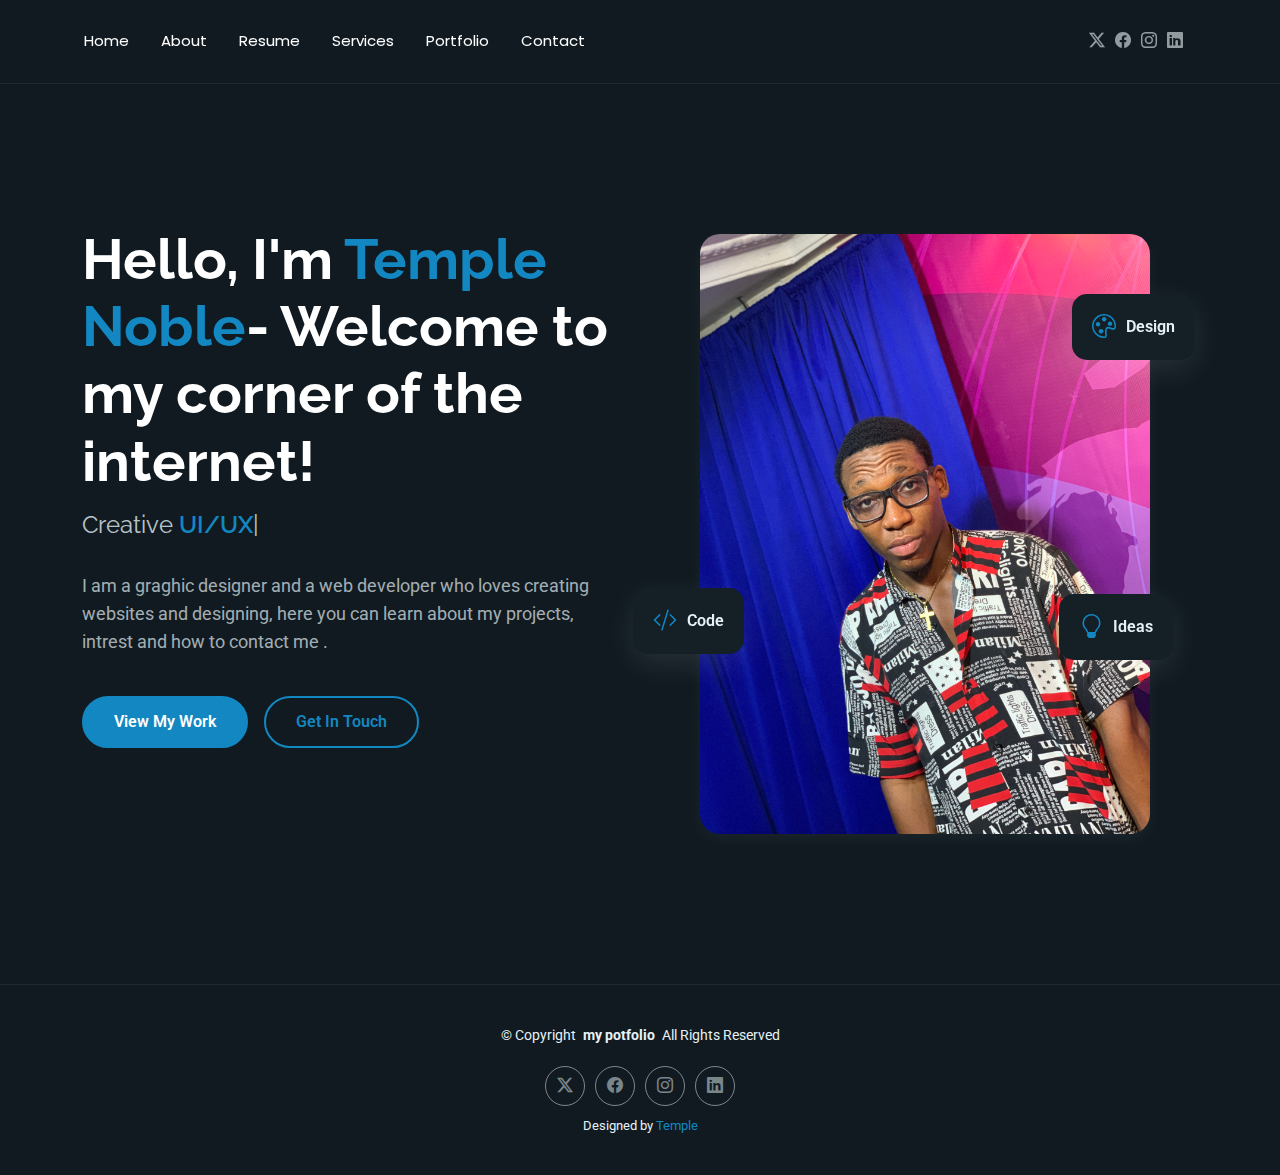
<file: FolioOne/index.html>
<!DOCTYPE html>
<html lang="en">

<head>
  <meta charset="utf-8">
  <meta content="width=device-width, initial-scale=1.0" name="viewport">
  <title>Portfolio - FolioOne Bootstrap Template</title>
  <meta name="description" content="">
  <meta name="keywords" content="">

  <!-- Favicons -->
  <link href="assets/img/favicon.png" rel="icon">
  <link href="assets/img/apple-touch-icon.png" rel="apple-touch-icon">

  <!-- Fonts -->
  <link href="https://fonts.googleapis.com" rel="preconnect">
  <link href="https://fonts.gstatic.com" rel="preconnect" crossorigin>
  <link
    href="https://fonts.googleapis.com/css2?family=Roboto:ital,wght@0,100;0,300;0,400;0,500;0,700;0,900;1,100;1,300;1,400;1,500;1,700;1,900&family=Poppins:ital,wght@0,100;0,200;0,300;0,400;0,500;0,600;0,700;0,800;0,900;1,100;1,200;1,300;1,400;1,500;1,600;1,700;1,800;1,900&family=Raleway:ital,wght@0,100;0,200;0,300;0,400;0,500;0,600;0,700;0,800;0,900;1,100;1,200;1,300;1,400;1,500;1,600;1,700;1,800;1,900&display=swap"
    rel="stylesheet">

  <!-- Vendor CSS Files -->
  <link href="assets/vendor/bootstrap/css/bootstrap.min.css" rel="stylesheet">
  <link href="assets/vendor/bootstrap-icons/bootstrap-icons.css" rel="stylesheet">
  <link href="assets/vendor/aos/aos.css" rel="stylesheet">
  <link href="assets/vendor/swiper/swiper-bundle.min.css" rel="stylesheet">
  <link href="assets/vendor/glightbox/css/glightbox.min.css" rel="stylesheet">

  <!-- Main CSS File -->
  <link href="assets/css/main.css" rel="stylesheet">


</head>

<body class="portfolio-page">

  <header id="header" class="header d-flex align-items-center light-background sticky-top">
    <div class="container position-relative d-flex align-items-center justify-content-between">



      <nav id="navmenu" class="navmenu">
        <ul>
          <li><a href="index.html">Home</a></li>
          <li><a href="about.html">About</a></li>
          <li><a href="resume.html">Resume</a></li>
          <li><a href="services.html">Services</a></li>
          <li><a href="portfolio.html">Portfolio</a></li>

          </li>
          <li><a href="contact.html">Contact</a></li>
        </ul>
        <i class="mobile-nav-toggle d-xl-none bi bi-list"></i>
      </nav>

      <div class="header-social-links">
        <a href="#" class="twitter"><i class="bi bi-twitter-x"></i></a>
        <a href="#" class="facebook"><i class="bi bi-facebook"></i></a>
        <a href="#" class="instagram"><i class="bi bi-instagram"></i></a>
        <a href="#" class="linkedin"><i class="bi bi-linkedin"></i></a>
      </div>

    </div>
  </header>

  <main class="main">
    <!-- Hero Section -->
    <section id="hero" class="hero section">
      <div class="container" data-aos="fade-up" data-aos-delay="100">
        <div class="row gy-4 align-items-center">
          <div class="col-lg-6 order-2 order-lg-1">
            <div class="hero-content">
              <h1 data-aos="fade-up" data-aos-delay="200">
                Hello, I'm <span class="highlight">Temple Noble</span>-
                Welcome to my corner of the internet!
              </h1>
              <h2 data-aos="fade-up" data-aos-delay="300">
                Creative
                <span class="typed" data-typed-items="UI/UX Designer, Web Developer,"></span>
              </h2>
              <p data-aos="fade-up" data-aos-delay="400">
                I am a graghic designer and a web developer who loves creating
                websites and designing, here you can learn about my projects,
                intrest and how to contact me .
              </p>
              <div class="hero-actions" data-aos="fade-up" data-aos-delay="500">
                <a href="portfolio.html" class="btn btn-primary">View My Work</a>
                <a href="contact.html" class="btn btn-outline">Get In Touch</a>
              </div>
              <div class="social-links" data-aos="fade-up" data-aos-delay="600">
                <a href="#" class="twitter"><i class="bi bi-twitter-x"></i></a>
                <a href="#"><i class="bi bi-linkedin"></i></a>
                <a href="#"><i class="bi bi-github"></i></a>
                <a href="#"><i class="bi bi-dribbble"></i></a>
              </div>
            </div>
          </div>
          <div class="col-lg-6 order-1 order-lg-2">
            <div class="hero-image" data-aos="zoom-in" data-aos-delay="300">
              <div class="image-wrapper">
                <img src="images/1760178297261.jpeg" alt="Sarah Mitchell" class="img-fluid" />
                <div class="floating-elements">
                  <div class="floating-card design" data-aos="fade-left" data-aos-delay="700">
                    <i class="bi bi-palette"></i>
                    <span>Design</span>
                  </div>
                  <div class="floating-card code" data-aos="fade-right" data-aos-delay="800">
                    <i class="bi bi-code-slash"></i>
                    <span>Code</span>
                  </div>
                  <div class="floating-card creativity" data-aos="fade-up" data-aos-delay="900">
                    <i class="bi bi-lightbulb"></i>
                    <span>Ideas</span>
                  </div>
                </div>
              </div>
            </div>
          </div>
        </div>
      </div>
    </section>
    <!-- /Hero Section -->
  </main>

  <footer id="footer" class="footer">
    <div class="container">
      <div class="copyright text-center">
        <p>
          © <span>Copyright</span>
          <strong class="px-1 sitename">my potfolio</strong>
          <span>All Rights Reserved<br /></span>
        </p>
      </div>
      <div class="social-links d-flex justify-content-center">
        <a href=""><i class="bi bi-twitter-x"></i></a>
        <a href=""><i class="bi bi-facebook"></i></a>
        <a href=""><i class="bi bi-instagram"></i></a>
        <a href=""><i class="bi bi-linkedin"></i></a>
      </div>
      <div class="credits">Designed by <a href="">Temple</a></div>
    </div>
  </footer>

  <!-- Scroll Top -->
  <a href="#" id="scroll-top" class="scroll-top d-flex align-items-center justify-content-center"><i
      class="bi bi-arrow-up-short"></i></a>

  <!-- Preloader -->
  <div id="preloader"></div>

  <!-- Vendor JS Files -->
  <script src="assets/vendor/bootstrap/js/bootstrap.bundle.min.js"></script>
  <script src="assets/vendor/php-email-form/validate.js"></script>
  <script src="assets/vendor/aos/aos.js"></script>
  <script src="assets/vendor/typed.js/typed.umd.js"></script>
  <script src="assets/vendor/waypoints/noframework.waypoints.js"></script>
  <script src="assets/vendor/purecounter/purecounter_vanilla.js"></script>
  <script src="assets/vendor/swiper/swiper-bundle.min.js"></script>
  <script src="assets/vendor/imagesloaded/imagesloaded.pkgd.min.js"></script>
  <script src="assets/vendor/isotope-layout/isotope.pkgd.min.js"></script>
  <script src="assets/vendor/glightbox/js/glightbox.min.js"></script>

  <!-- Main JS File -->
  <script src="assets/js/main.js"></script>
</body>

</html>
</file>
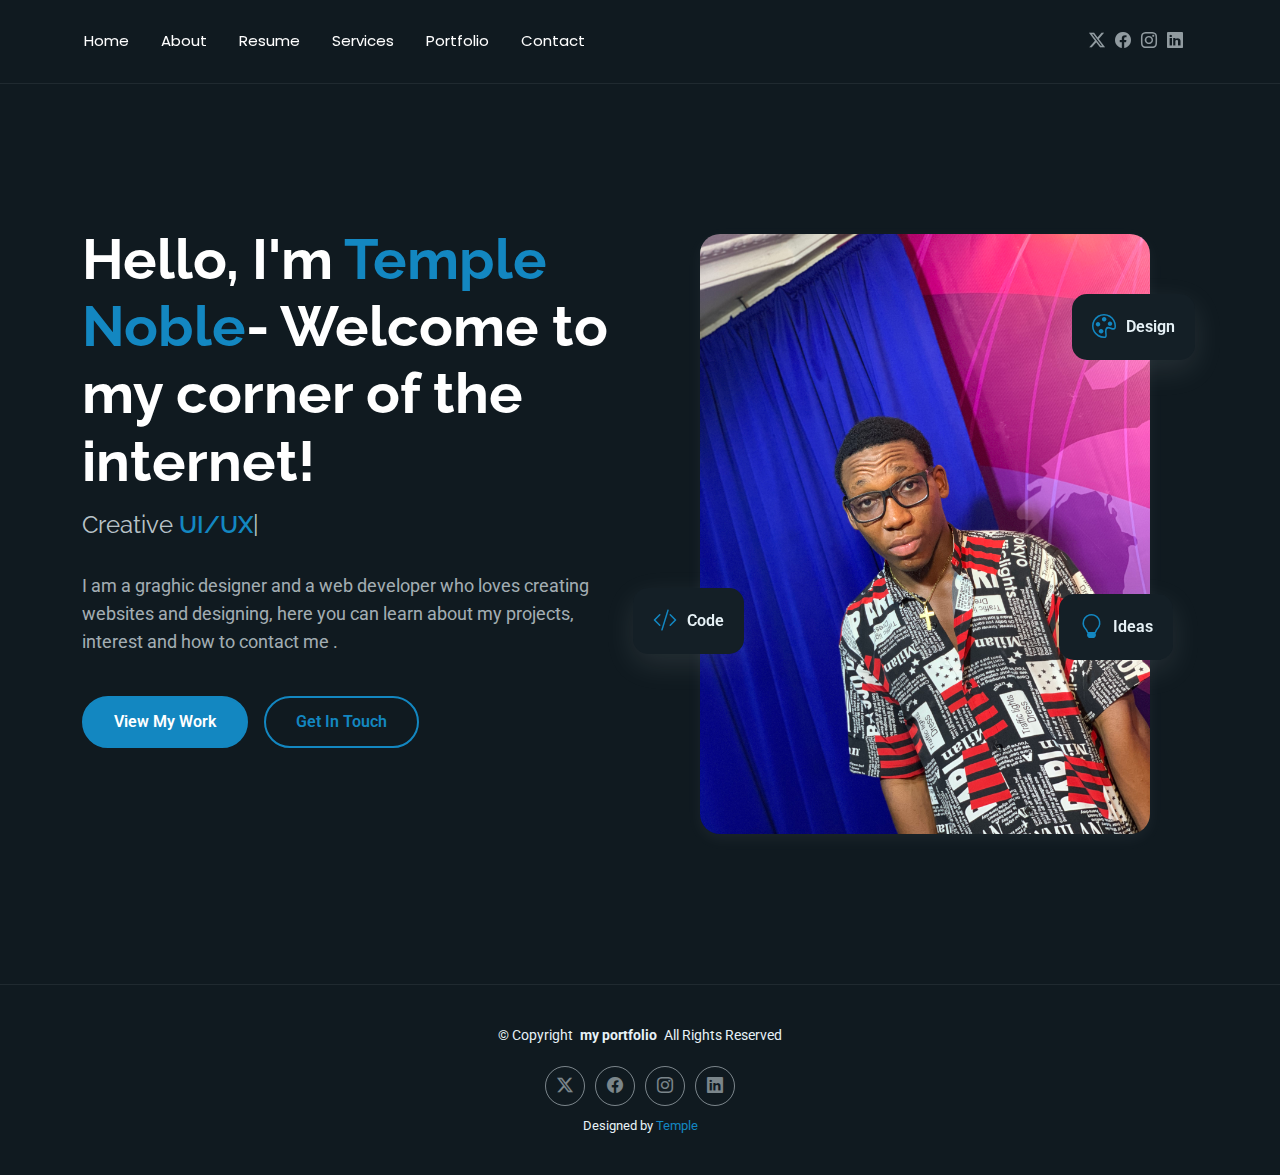
<file: my portfolio/index.html>
<!DOCTYPE html>
<html lang="en">

<head>
  <meta charset="utf-8">
  <meta content="width=device-width, initial-scale=1.0" name="viewport">
  <title>my portfolio</title>
  <meta name="description" content="">
  <meta name="keywords" content="">

  <!-- Favicons -->
  <link rel="shortcut icon" href="images/logo.png" type="image/x-icon">

  <!-- Fonts -->
  <link href="https://fonts.googleapis.com" rel="preconnect">
  <link href="https://fonts.gstatic.com" rel="preconnect" crossorigin>
  <link
    href="https://fonts.googleapis.com/css2?family=Roboto:ital,wght@0,100;0,300;0,400;0,500;0,700;0,900;1,100;1,300;1,400;1,500;1,700;1,900&family=Poppins:ital,wght@0,100;0,200;0,300;0,400;0,500;0,600;0,700;0,800;0,900;1,100;1,200;1,300;1,400;1,500;1,600;1,700;1,800;1,900&family=Raleway:ital,wght@0,100;0,200;0,300;0,400;0,500;0,600;0,700;0,800;0,900;1,100;1,200;1,300;1,400;1,500;1,600;1,700;1,800;1,900&display=swap"
    rel="stylesheet">

  <!-- Vendor CSS Files -->
  <link href="assets/vendor/bootstrap/css/bootstrap.min.css" rel="stylesheet">
  <link href="assets/vendor/bootstrap-icons/bootstrap-icons.css" rel="stylesheet">
  <link href="assets/vendor/aos/aos.css" rel="stylesheet">
  <link href="assets/vendor/swiper/swiper-bundle.min.css" rel="stylesheet">
  <link href="assets/vendor/glightbox/css/glightbox.min.css" rel="stylesheet">

  <!-- Main CSS File -->
  <link href="assets/css/main.css" rel="stylesheet">


</head>

<body class="portfolio-page">

  <header id="header" class="header d-flex align-items-center light-background sticky-top">
    <div class="container position-relative d-flex align-items-center justify-content-between">



      <nav id="navmenu" class="navmenu">
        <ul>
          <li><a href="index.html">Home</a></li>
          <li><a href="about.html">About</a></li>
          <li><a href="resume.html">Resume</a></li>
          <li><a href="services.html">Services</a></li>
          <li><a href="portfolio.html">Portfolio</a></li>

          </li>
          <li><a href="contact.html">Contact</a></li>
        </ul>
        <i class="mobile-nav-toggle d-xl-none bi bi-list"></i>
      </nav>

      <div class="header-social-links">
        <a href="https://x.com/NTemple23481" class="twitter"><i class="bi bi-twitter-x"></i></a>
        <a href="https://www.facebook.com/share/1MXYjXCAKc/" class="facebook"><i class="bi bi-facebook"></i></a>
        <a href="https://www.instagram.com/nobletemple27444827?igsh=Ym16anY0dmJ6ZG93" class="instagram"><i class="bi bi-instagram"></i></a>
        <a href="#" class="linkedin"><i class="bi bi-linkedin"></i></a>
      </div>

    </div>
  </header>

  <main class="main">
    <!-- Hero Section -->
    <section id="hero" class="hero section">
      <div class="container" data-aos="fade-up" data-aos-delay="100">
        <div class="row gy-4 align-items-center">
          <div class="col-lg-6 order-2 order-lg-1">
            <div class="hero-content">
              <h1 data-aos="fade-up" data-aos-delay="200">
                Hello, I'm <span class="highlight">Temple Noble</span>-
                Welcome to my corner of the internet!
              </h1>
              <h2 data-aos="fade-up" data-aos-delay="300">
                Creative
                <span class="typed" data-typed-items="UI/UX Designer, Web Developer,Forex Trader"></span>
              </h2>
              <p data-aos="fade-up" data-aos-delay="400">
                I am a graghic designer and a web developer who loves creating
                websites and designing, here you can learn about my projects,
                interest and how to contact me .
              </p>
              <div class="hero-actions" data-aos="fade-up" data-aos-delay="500">
                <a href="portfolio.html" class="btn btn-primary">View My Work</a>
                <a href="contact.html" class="btn btn-outline">Get In Touch</a>
              </div>
              <div class="social-links" data-aos="fade-up" data-aos-delay="600">
                <a href="https://x.com/NTemple23481" class="twitter"><i class="bi bi-twitter-x"></i></a>
                <a href="#"><i class="bi bi-linkedin"></i></a>
                <a href="https://github.com/Tee-Tech-1"><i class="bi bi-github"></i></a>
                <a href="#"><i class="bi bi-dribbble"></i></a>
              </div>
            </div>
          </div>
          <div class="col-lg-6 order-1 order-lg-2">
            <div class="hero-image" data-aos="zoom-in" data-aos-delay="300">
              <div class="image-wrapper">
                <img src="images/1760178297261.jpeg" alt="Sarah Mitchell" class="img-fluid" />
                <div class="floating-elements">
                  <div class="floating-card design" data-aos="fade-left" data-aos-delay="700">
                    <i class="bi bi-palette"></i>
                    <span>Design</span>
                  </div>
                  <div class="floating-card code" data-aos="fade-right" data-aos-delay="800">
                    <i class="bi bi-code-slash"></i>
                    <span>Code</span>
                  </div>
                  <div class="floating-card creativity" data-aos="fade-up" data-aos-delay="900">
                    <i class="bi bi-lightbulb"></i>
                    <span>Ideas</span>
                  </div>
                </div>
              </div>
            </div>
          </div>
        </div>
      </div>
    </section>
    <!-- /Hero Section -->
  </main>

  <footer id="footer" class="footer">
    <div class="container">
      <div class="copyright text-center">
        <p>
          © <span>Copyright</span>
          <strong class="px-1 sitename">my portfolio</strong>
          <span>All Rights Reserved<br /></span>
        </p>
      </div>
      <div class="social-links d-flex justify-content-center">
        <a href="https://x.com/NTemple23481"><i class="bi bi-twitter-x"></i></a>
        <a href="https://www.facebook.com/share/1MXYjXCAKc/"><i class="bi bi-facebook"></i></a>
        <a href="https://www.instagram.com/nobletemple27444827?igsh=Ym16anY0dmJ6ZG93"><i class="bi bi-instagram"></i></a>
        <a href=""><i class="bi bi-linkedin"></i></a>
      </div>
      <div class="credits">Designed by <a href="">Temple</a></div>
    </div>
  </footer>

  <!-- Scroll Top -->
  <a href="#" id="scroll-top" class="scroll-top d-flex align-items-center justify-content-center"><i
      class="bi bi-arrow-up-short"></i></a>

  <!-- Preloader -->
  <div id="preloader"></div>

  <!-- Vendor JS Files -->
  <script src="assets/vendor/bootstrap/js/bootstrap.bundle.min.js"></script>
  <script src="assets/vendor/php-email-form/validate.js"></script>
  <script src="assets/vendor/aos/aos.js"></script>
  <script src="assets/vendor/typed.js/typed.umd.js"></script>
  <script src="assets/vendor/waypoints/noframework.waypoints.js"></script>
  <script src="assets/vendor/purecounter/purecounter_vanilla.js"></script>
  <script src="assets/vendor/swiper/swiper-bundle.min.js"></script>
  <script src="assets/vendor/imagesloaded/imagesloaded.pkgd.min.js"></script>
  <script src="assets/vendor/isotope-layout/isotope.pkgd.min.js"></script>
  <script src="assets/vendor/glightbox/js/glightbox.min.js"></script>

  <!-- Main JS File -->
  <script src="assets/js/main.js"></script>
</body>

</html>
</file>
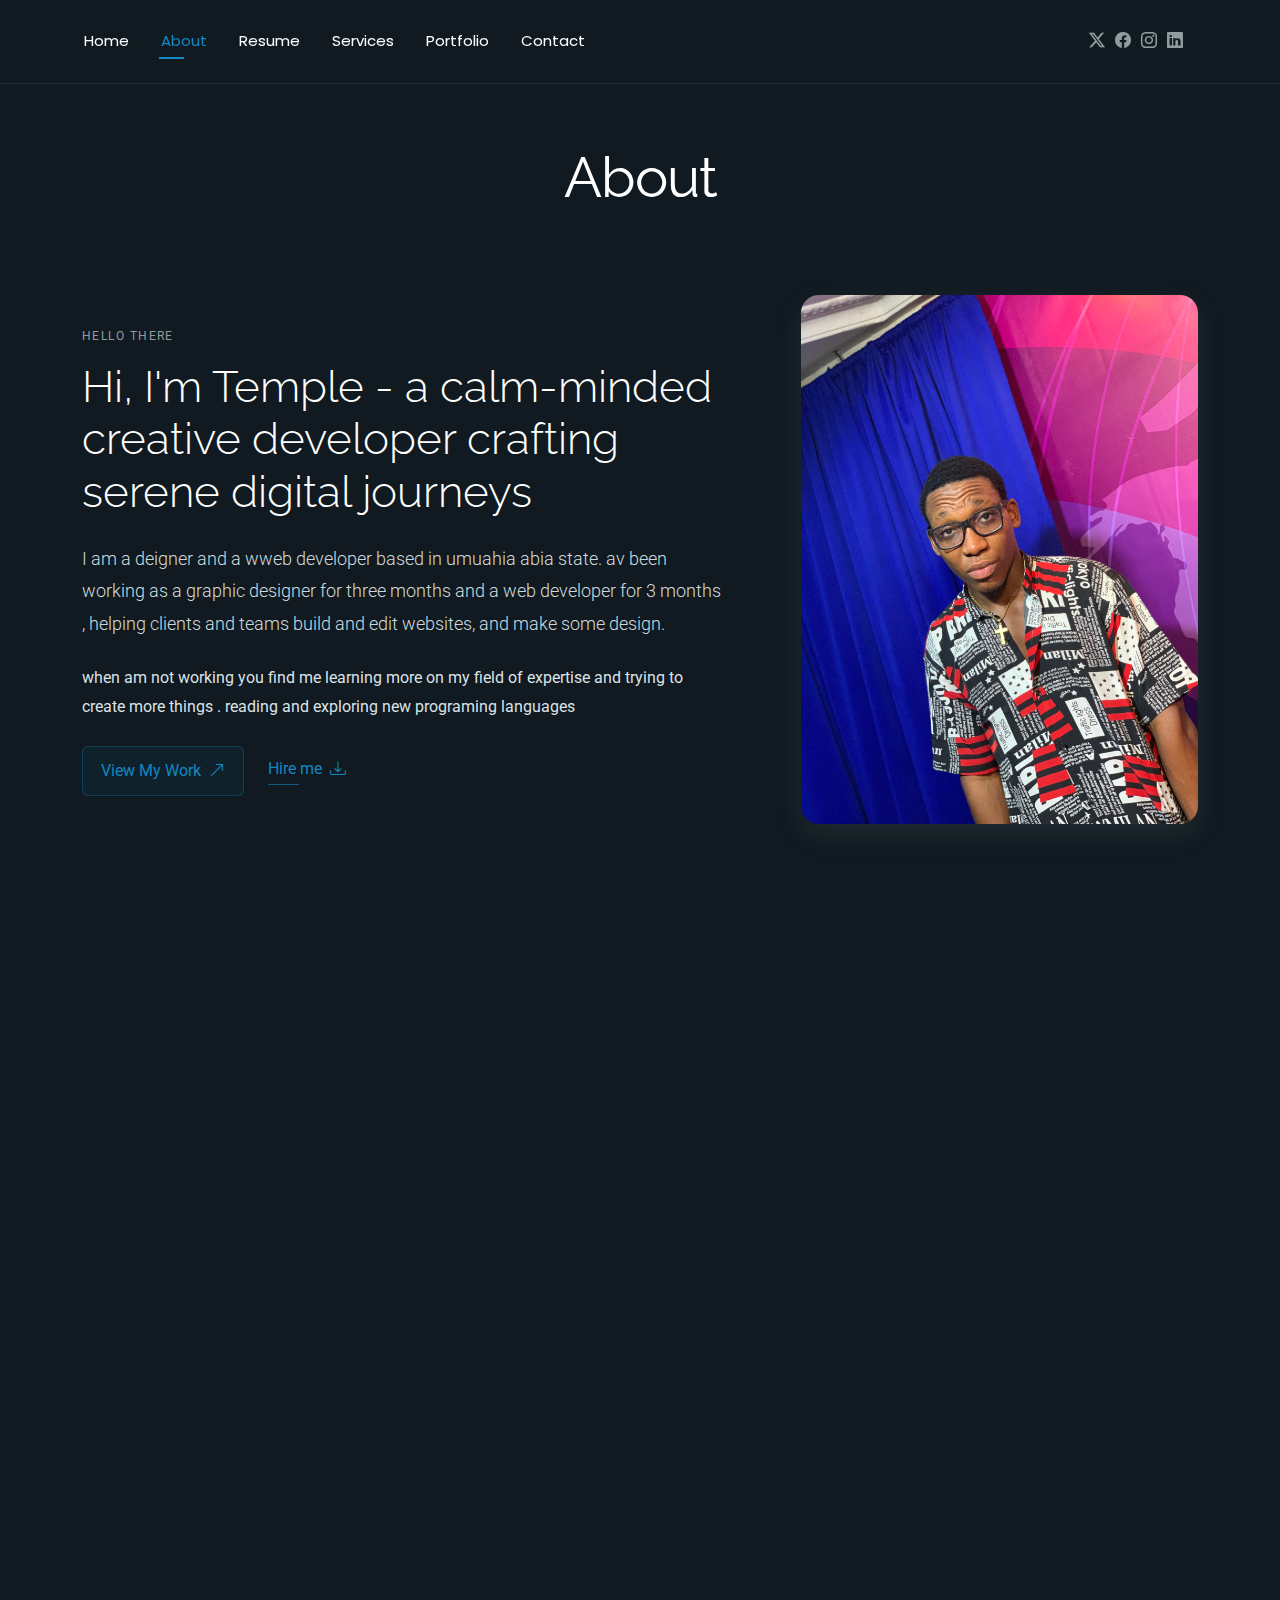
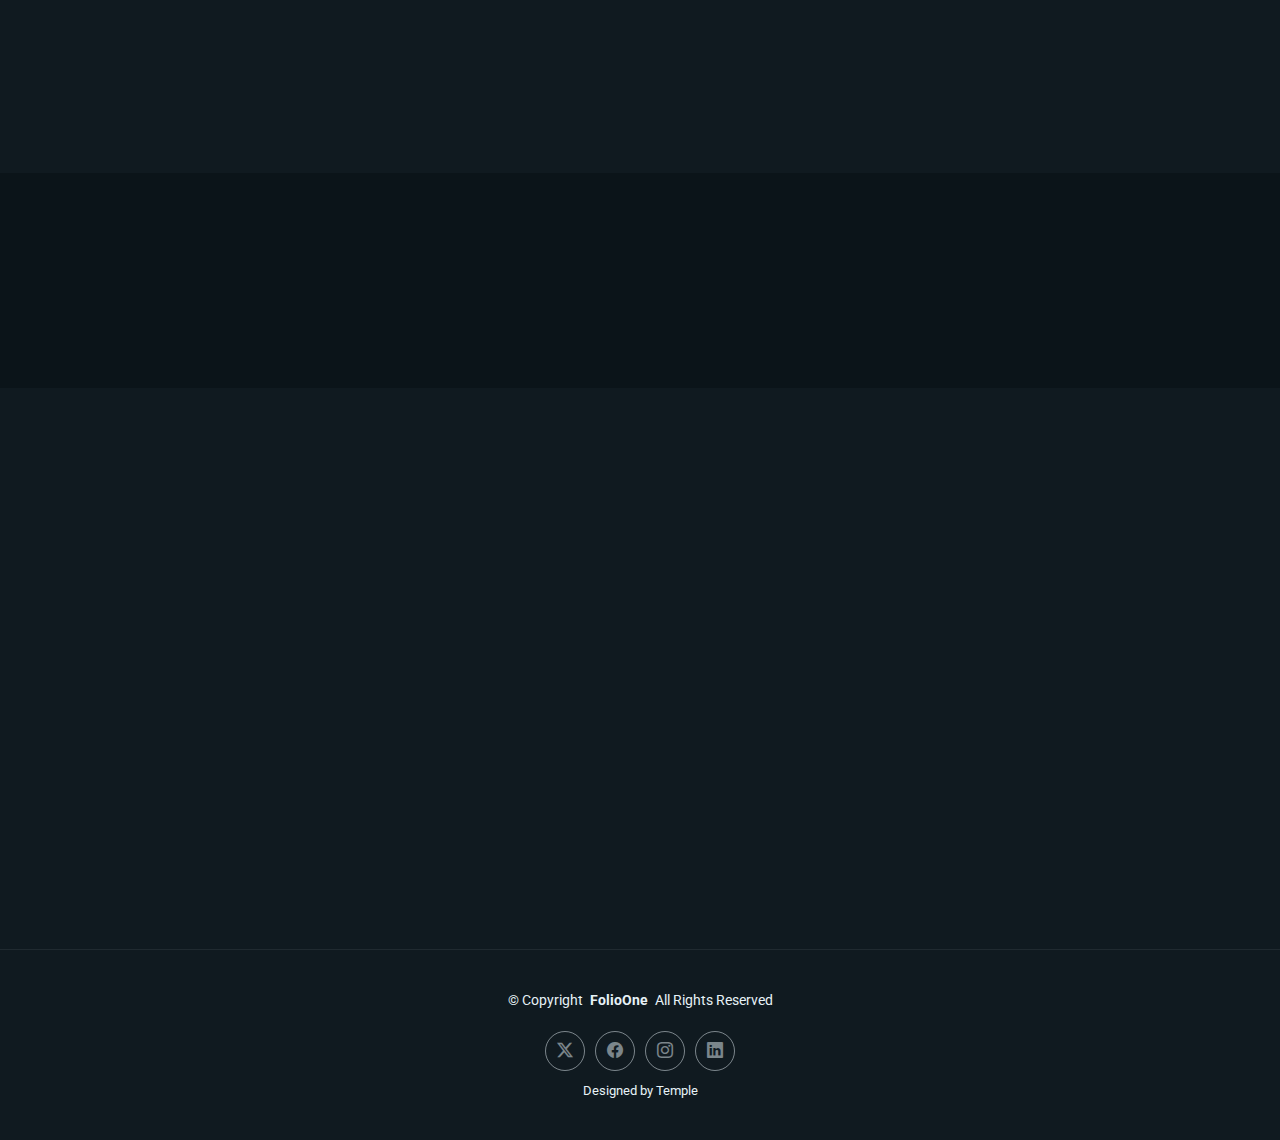
<file: FolioOne/about.html>
<!DOCTYPE html>
<html lang="en">

<head>
  <meta charset="utf-8">
  <meta content="width=device-width, initial-scale=1.0" name="viewport">
  <title>About - FolioOne Bootstrap Template</title>
  <meta name="description" content="">
  <meta name="keywords" content="">

  <!-- Favicons -->
  <link href="assets/img/favicon.png" rel="icon">
  <link href="assets/img/apple-touch-icon.png" rel="apple-touch-icon">

  <!-- Fonts -->
  <link href="https://fonts.googleapis.com" rel="preconnect">
  <link href="https://fonts.gstatic.com" rel="preconnect" crossorigin>
  <link
    href="https://fonts.googleapis.com/css2?family=Roboto:ital,wght@0,100;0,300;0,400;0,500;0,700;0,900;1,100;1,300;1,400;1,500;1,700;1,900&family=Poppins:ital,wght@0,100;0,200;0,300;0,400;0,500;0,600;0,700;0,800;0,900;1,100;1,200;1,300;1,400;1,500;1,600;1,700;1,800;1,900&family=Raleway:ital,wght@0,100;0,200;0,300;0,400;0,500;0,600;0,700;0,800;0,900;1,100;1,200;1,300;1,400;1,500;1,600;1,700;1,800;1,900&display=swap"
    rel="stylesheet">

  <!-- Vendor CSS Files -->
  <link href="assets/vendor/bootstrap/css/bootstrap.min.css" rel="stylesheet">
  <link href="assets/vendor/bootstrap-icons/bootstrap-icons.css" rel="stylesheet">
  <link href="assets/vendor/aos/aos.css" rel="stylesheet">
  <link href="assets/vendor/swiper/swiper-bundle.min.css" rel="stylesheet">
  <link href="assets/vendor/glightbox/css/glightbox.min.css" rel="stylesheet">

  <!-- Main CSS File -->
  <link href="assets/css/main.css" rel="stylesheet">


</head>

<body class="about-page">

  <header id="header" class="header d-flex align-items-center light-background sticky-top">
    <div class="container position-relative d-flex align-items-center justify-content-between">



      <nav id="navmenu" class="navmenu">
        <ul>
          <li><a href="index.html">Home</a></li>
          <li><a href="about.html" class="active">About</a></li>
          <li><a href="resume.html">Resume</a></li>
          <li><a href="services.html">Services</a></li>
          <li><a href="portfolio.html">Portfolio</a></li>

          </li>
          <li><a href="contact.html">Contact</a></li>
        </ul>
        <i class="mobile-nav-toggle d-xl-none bi bi-list"></i>
      </nav>

      <div class="header-social-links">
        <a href="#" class="twitter"><i class="bi bi-twitter-x"></i></a>
        <a href="#" class="facebook"><i class="bi bi-facebook"></i></a>
        <a href="#" class="instagram"><i class="bi bi-instagram"></i></a>
        <a href="#" class="linkedin"><i class="bi bi-linkedin"></i></a>
      </div>

    </div>
  </header>

  <main class="main">

    <!-- About Section -->
    <section id="about" class="about section">

      <!-- Section Title -->
      <div class="container section-title" data-aos="fade-up">
        <h2>About</h2>
        <p></p>
      </div><!-- End Section Title -->

      <div class="container" data-aos="fade-up" data-aos-delay="100">

        <!-- Intro + Photo -->
        <div class="row align-items-center justify-content-between gy-5 mb-5">
          <div class="col-lg-7" data-aos="fade-right" data-aos-delay="150">
            <div class="intro-content">
              <span class="eyebrow">Hello there</span>
              <h2 class="headline">Hi, I'm Temple - a calm-minded creative developer crafting serene digital journeys
              </h2>
              <p class="lead">
                I am a deigner and a wweb developer based in umuahia abia state. av been working as a graphic designer
                for three months and
                a web developer for 3 months , helping clients and teams build and edit websites, and make some design.
              </p>
              <p>when am not working you find me learning more on my field of expertise and trying to create more things
                . reading
                and exploring new programing languages


              </p>

              <div class="cta-group">
                <a href="portfolio.html" class="btn-ghost">
                  View My Work <i class="bi bi-arrow-up-right"></i>
                </a>
                <a href="contact.html" class="link-underline">
                  Hire me <i class="bi bi-download"></i>
                </a>
              </div>
            </div>
          </div>

          <div class="col-lg-5" data-aos="zoom-in" data-aos-delay="250">
            <figure class="profile-figure text-center text-lg-end">
              <img src="images/1760178297261.jpeg" alt="Portrait of Alex" class="img-fluid profile-photo">
            </figure>
          </div>
        </div>
        <!-- End Intro + Photo -->

        <!-- Skills Grid -->
        <div class="mb-5">
          <div class="row g-4">
            <div class="col-6 col-md-4 col-lg-3" data-aos="fade-up" data-aos-delay="120">
              <div class="skill-item">
                <i class="bi bi-layout-text-window"></i>
                <h3>UI/UX</h3>
                <p>use figma for most of my web layout</p>
              </div>
            </div>
            <div class="col-6 col-md-4 col-lg-3" data-aos="fade-up" data-aos-delay="180">
              <div class="skill-item">
                <i class="bi bi-code-slash"></i>
                <h3>python</h3>
                <p>building modern project with phython</p>
              </div>
            </div>
            <div class="col-6 col-md-4 col-lg-3" data-aos="fade-up" data-aos-delay="240">
              <div class="skill-item">
                <i class="bi bi-phone"></i>
                <h3>Mobile-first</h3>
                <p>building mobile application</p>
              </div>
            </div>
            <div class="col-6 col-md-4 col-lg-3" data-aos="fade-up" data-aos-delay="300">
              <div class="skill-item">
                <i class="bi bi-camera"></i>
                <h3>Photography</h3>
                <p>i'm a Photographer with an eye for details </p>
              </div>
            </div>
          </div>
        </div>
        <!-- End Skills Grid -->

        <!-- Journey Timeline -->
        <div class="mb-5">
          <div class="row g-4">
            <div class="col-md-6 col-lg-3" data-aos="fade-up" data-aos-delay="120">
              <article class="timeline-item">
                <span class="dot"></span>
                <time>2025 /07/ </time>
                <h4>Frontend</h4>
                <p>learnt the basics</p>
              </article>
            </div>
            <div class="col-md-6 col-lg-3" data-aos="fade-up" data-aos-delay="180">
              <article class="timeline-item">
                <span class="dot"></span>
                <time>2025 /08/</time>
                <h4>Freelance Start</h4>
                <p>helped some friends with work </p>
              </article>
            </div>
            <div class="col-md-6 col-lg-3" data-aos="fade-up" data-aos-delay="240">
              <article class="timeline-item">
                <span class="dot"></span>
                <time>2025 /09/</time>
                <h4>Joined developers group</h4>
                <p>To connect with better people</p>
              </article>
            </div>
            <div class="col-md-6 col-lg-3" data-aos="fade-up" data-aos-delay="300">
              <article class="timeline-item">
                <span class="dot"></span>
                <time>2025 /10/</time>
                <h4>started python </h4>
                <p>wanted to know more </p>
              </article>
            </div>
          </div>
        </div>
        <!-- End Journey Timeline -->



      </div>

    </section><!-- /About Section -->

    <!-- Skills Section -->
    <section id="skills" class="skills section">

      <!-- Section Title -->
      <div class="container section-title" data-aos="fade-up">
        <h2>Skills</h2>
        <p>These are the skills i have accquired over the few months i went into went into the tech industry</p>
      </div><!-- End Section Title -->

      <div class="container" data-aos="fade-up" data-aos-delay="100">

        <div class="row g-4 skills-animation">

          <div class="col-md-6 col-lg-3" data-aos="fade-up" data-aos-delay="100">
            <div class="skill-box">
              <h3>HTML</h3>
              <p>learnt from scratch with knowledge of the sematics</p>
              <span class="text-end d-block">90%</span>
              <div class="progress">
                <div class="progress-bar" role="progressbar" aria-valuenow="90" aria-valuemin="0" aria-valuemax="100">
                </div>
              </div>
            </div>
          </div>

          <div class="col-md-6 col-lg-3" data-aos="fade-up" data-aos-delay="200">
            <div class="skill-box">
              <h3>CSS</h3>
              <p>perfected in this after while and understood it .</p>
              <span class="text-end d-block">90%</span>
              <div class="progress">
                <div class="progress-bar" role="progressbar" aria-valuenow="95" aria-valuemin="0" aria-valuemax="100">
                </div>
              </div>
            </div>
          </div>

          <div class="col-md-6 col-lg-3" data-aos="fade-up" data-aos-delay="300">
            <div class="skill-box">
              <h3>JavaScript</h3>
              <p>Took time got what i needed , still learning</p>
              <span class="text-end d-block">60%</span>
              <div class="progress">
                <div class="progress-bar" role="progressbar" aria-valuenow="80" aria-valuemin="0" aria-valuemax="100">
                </div>
              </div>
            </div>
          </div>

          <div class="col-md-6 col-lg-3" data-aos="fade-up" data-aos-delay="400">
            <div class="skill-box">
              <h3>Photoshop</h3>
              <p>went into graphics few months on my path </p>
              <span class="text-end d-block">50%</span>
              <div class="progress">
                <div class="progress-bar" role="progressbar" aria-valuenow="55" aria-valuemin="0" aria-valuemax="100">
                </div>
              </div>
            </div>
          </div>

        </div>

      </div>

    </section><!-- /Skills Section -->

    <!-- Stats Section -->
    <section id="stats" class="stats section dark-background">

      <div class="container" data-aos="fade-up" data-aos-delay="100">

        <div class="row align-items-center">
          <div class="col-lg-4" data-aos="fade-up" data-aos-delay="200">
            <div class="avatars d-flex align-items-center">
              <img src="assets/david.jpeg" alt="Avatar 1" class="rounded-circle" loading="lazy">
              <img src="assets/mua4.jpg" alt="Avatar 2" class="rounded-circle" loading="lazy">
              <img src="assets/WhatsApp Image 2025-12-29 at 14.59.20.jpeg" alt="Avatar 3" class="rounded-circle" loading="lazy">
              <img src="assets/mentor.jpg" alt="Avatar 4" class="rounded-circle" loading="lazy">
            </div>
          </div>

          <div class="col-lg-8">
            <div class="row counters">
              <div class="col-md-4" data-aos="fade-up" data-aos-delay="300">
                <h2><span data-purecounter-start="0" data-purecounter-end="100" data-purecounter-duration="1"
                    class="purecounter"></span>+</h2>
                <p>projects</p>
              </div>

              <div class="col-md-4" data-aos="fade-up" data-aos-delay="400">
                <h2><span data-purecounter-start="0" data-purecounter-end="5" data-purecounter-duration="1"
                    class="purecounter"></span>K</h2>
                <p>Active followers</p>
              </div>

              <div class="col-md-4" data-aos="fade-up" data-aos-delay="500">
                <h2><span data-purecounter-start="0" data-purecounter-end="90" data-purecounter-duration="1"
                    class="purecounter"></span>+</h2>
                <p>Good workdone comments</p>
              </div>
            </div>
          </div>
        </div>
      </div>

    </section><!-- /Stats Section -->

    <!-- Testimonials Section -->
    <section id="testimonials" class="testimonials section">

      <!-- Section Title -->
      <div class="container section-title" data-aos="fade-up">
        <h2>Testimonials</h2>
        <p>What people say about my work</p>
      </div><!-- End Section Title -->

      <div class="container" data-aos="fade-up" data-aos-delay="100">

        <div class="swiper init-swiper">
          <script type="application/json" class="swiper-config">
            {
              "loop": true,
              "speed": 600,
              "autoplay": {
                "delay": 5000
              },
              "slidesPerView": "auto",
              "pagination": {
                "el": ".swiper-pagination",
                "type": "bullets",
                "clickable": true
              }
            }
          </script>
          <div class="swiper-wrapper">

            <div class="swiper-slide">
              <div class="testimonial-item">
                <div class="row gy-4 justify-content-center">
                  <div class="col-lg-6">
                    <div class="testimonial-content">
                      <p>
                        <i class="bi bi-quote quote-icon-left"></i>
                        <span>Temple is someone who consistently shows curiosity, discipline, and a real passion for
                          technology. he learns quickly, ask the right questions, and he is not afraid to take on
                          challenges.</span>
                        <i class="bi bi-quote quote-icon-right"></i>
                      </p>
                      <h3>David Obasi</h3>
                      <h4>Graphic designer</h4>
                      <div class="stars">
                        <i class="bi bi-star-fill"></i><i class="bi bi-star-fill"></i><i class="bi bi-star-fill"></i><i
                          class="bi bi-star-fill"></i><i class="bi bi-star-fill"></i>
                      </div>
                    </div>
                  </div>
                  <div class="col-lg-2 text-center">
                    <img src="assets/david.jpeg" class="img-fluid testimonial-img" alt="">
                  </div>
                </div>
              </div>
            </div><!-- End testimonial item -->

            <div class="swiper-slide">
              <div class="testimonial-item">
                <div class="row gy-4 justify-content-center">
                  <div class="col-lg-6">
                    <div class="testimonial-content">
                      <p>
                        <i class="bi bi-quote quote-icon-left"></i>
                        <span>Working with Temple has been a great experience. he is reliable, focused, and
                          communicates clearly. Temple brings a strong work ethic and a willingness to improve, which is
                          exactly what you want in a growing tech enviroment </span>
                        <i class="bi bi-quote quote-icon-right"></i>
                      </p>
                      <h3>munachi</h3>
                      <h4>software developer</h4>
                      <div class="stars">
                        <i class="bi bi-star-fill"></i><i class="bi bi-star-fill"></i><i class="bi bi-star-fill"></i><i
                          class="bi bi-star-fill"></i><i class="bi bi-star-fill"></i>
                      </div>
                    </div>
                  </div>
                  <div class="col-lg-2 text-center">
                    <img src="assets/mua4.jpg" class="img-fluid testimonial-img" alt="">
                  </div>
                </div>
              </div>
            </div><!-- End testimonial item -->

            <div class="swiper-slide">
              <div class="testimonial-item">
                <div class="row gy-4 justify-content-center">
                  <div class="col-lg-6">
                    <div class="testimonial-content">
                      <p>
                        <i class="bi bi-quote quote-icon-left"></i>
                        <span>Temple shows initiative, creativity, and a genuine interest in building meaningful things
                          his commitment to learning and improving his skills makes him someone I would
                          absolutely recommend for future opportunities in tech</span>
                        <i class="bi bi-quote quote-icon-right"></i>
                      </p>
                      <h3>Elmah Craft</h3>
                      <h4>Fashion Designer</h4>
                      <div class="stars">
                        <i class="bi bi-star-fill"></i><i class="bi bi-star-fill"></i><i class="bi bi-star-fill"></i><i
                          class="bi bi-star-fill"></i><i class="bi bi-star-fill"></i>
                      </div>
                    </div>
                  </div>
                  <div class="col-lg-2 text-center">
                    <img src="assets/WhatsApp Image 2025-12-29 at 14.59.20.jpeg" class="img-fluid testimonial-img" alt="">
                  </div>
                </div>
              </div>
            </div><!-- End testimonial item -->

            <div class="swiper-slide">
              <div class="testimonial-item">
                <div class="row gy-4 justify-content-center">
                  <div class="col-lg-6">
                    <div class="testimonial-content">
                      <p>
                        <i class="bi bi-quote quote-icon-left"></i>
                        <span>Temple stands out with his consistency and drive in lerning . he dosent just aim to complete
                          tasks he aims to understand them. That mindset will take him far in the tech industry</span>
                        <i class="bi bi-quote quote-icon-right"></i>
                      </p>
                      <h3>Emmanuel</h3>
                      <h4>Fx Mentor</h4>
                      <div class="stars">
                        <i class="bi bi-star-fill"></i><i class="bi bi-star-fill"></i><i class="bi bi-star-fill"></i><i
                          class="bi bi-star-fill"></i><i class="bi bi-star-fill"></i>
                      </div>
                    </div>
                  </div>
                  <div class="col-lg-2 text-center">
                    <img src="assets/mentor.jpg" class="img-fluid testimonial-img" alt="">
                  </div>
                </div>
              </div>
            </div><!-- End testimonial item -->

          </div>
          <div class="swiper-pagination"></div>
        </div>

      </div>

    </section><!-- /Testimonials Section -->

  </main>

  <footer id="footer" class="footer">

    <div class="container">
      <div class="copyright text-center ">
        <p>© <span>Copyright</span> <strong class="px-1 sitename">FolioOne</strong> <span>All Rights Reserved<br></span>
        </p>
      </div>
      <div class="social-links d-flex justify-content-center">
        <a href=""><i class="bi bi-twitter-x"></i></a>
        <a href=""><i class="bi bi-facebook"></i></a>
        <a href=""><i class="bi bi-instagram"></i></a>
        <a href=""><i class="bi bi-linkedin"></i></a>
      </div>
      <div class="credits">
        <!-- All the links in the footer should remain intact. -->
        <!-- You can delete the links only if you've purchased the pro version. -->
        <!-- Licensing information: https://bootstrapmade.com/license/ -->
        <!-- Purchase the pro version with working PHP/AJAX contact form: [buy-url] -->
        Designed by Temple </a>
      </div>
    </div>

  </footer>

  <!-- Scroll Top -->
  <a href="#" id="scroll-top" class="scroll-top d-flex align-items-center justify-content-center"><i
      class="bi bi-arrow-up-short"></i></a>

  <!-- Preloader -->
  <div id="preloader"></div>

  <!-- Vendor JS Files -->
  <script src="assets/vendor/bootstrap/js/bootstrap.bundle.min.js"></script>
  <script src="assets/vendor/php-email-form/validate.js"></script>
  <script src="assets/vendor/aos/aos.js"></script>
  <script src="assets/vendor/typed.js/typed.umd.js"></script>
  <script src="assets/vendor/waypoints/noframework.waypoints.js"></script>
  <script src="assets/vendor/purecounter/purecounter_vanilla.js"></script>
  <script src="assets/vendor/swiper/swiper-bundle.min.js"></script>
  <script src="assets/vendor/imagesloaded/imagesloaded.pkgd.min.js"></script>
  <script src="assets/vendor/isotope-layout/isotope.pkgd.min.js"></script>
  <script src="assets/vendor/glightbox/js/glightbox.min.js"></script>

  <!-- Main JS File -->
  <script src="assets/js/main.js"></script>

</body>

</html>
</file>
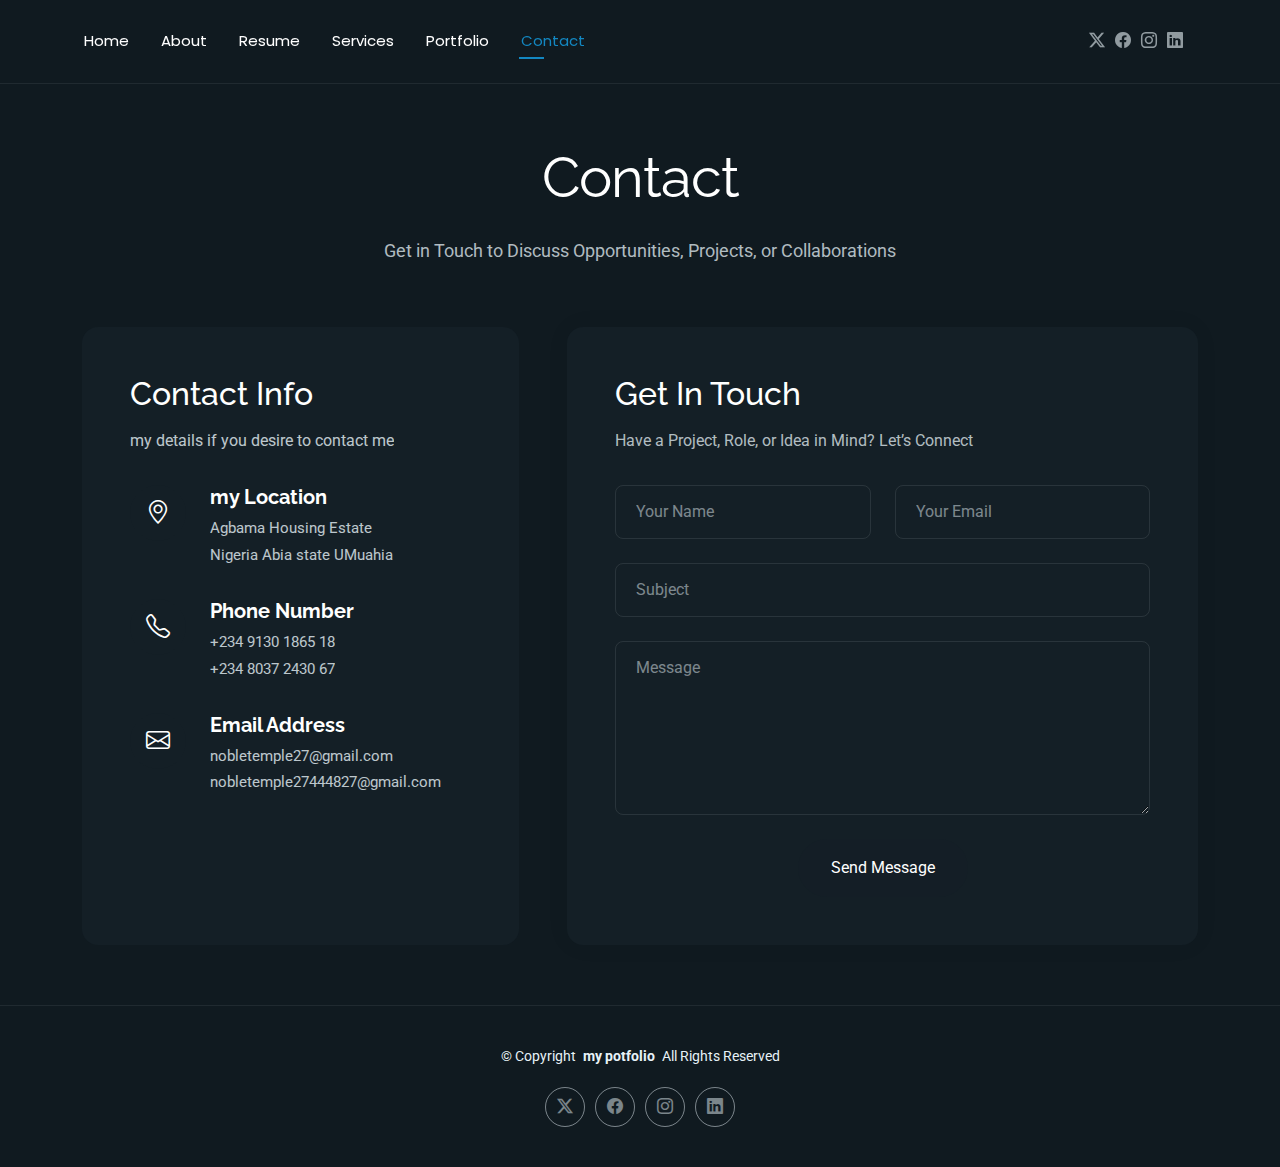
<file: FolioOne/contact.html>
<!DOCTYPE html>
<html lang="en">

<head>
  <meta charset="utf-8">
  <meta content="width=device-width, initial-scale=1.0" name="viewport">
  <title>Contact - FolioOne Bootstrap Template</title>
  <meta name="description" content="">
  <meta name="keywords" content="">

  <!-- Favicons -->
  <link href="assets/img/favicon.png" rel="icon">
  <link href="assets/img/apple-touch-icon.png" rel="apple-touch-icon">

  <!-- Fonts -->
  <link href="https://fonts.googleapis.com" rel="preconnect">
  <link href="https://fonts.gstatic.com" rel="preconnect" crossorigin>
  <link
    href="https://fonts.googleapis.com/css2?family=Roboto:ital,wght@0,100;0,300;0,400;0,500;0,700;0,900;1,100;1,300;1,400;1,500;1,700;1,900&family=Poppins:ital,wght@0,100;0,200;0,300;0,400;0,500;0,600;0,700;0,800;0,900;1,100;1,200;1,300;1,400;1,500;1,600;1,700;1,800;1,900&family=Raleway:ital,wght@0,100;0,200;0,300;0,400;0,500;0,600;0,700;0,800;0,900;1,100;1,200;1,300;1,400;1,500;1,600;1,700;1,800;1,900&display=swap"
    rel="stylesheet">

  <!-- Vendor CSS Files -->
  <link href="assets/vendor/bootstrap/css/bootstrap.min.css" rel="stylesheet">
  <link href="assets/vendor/bootstrap-icons/bootstrap-icons.css" rel="stylesheet">
  <link href="assets/vendor/aos/aos.css" rel="stylesheet">
  <link href="assets/vendor/swiper/swiper-bundle.min.css" rel="stylesheet">
  <link href="assets/vendor/glightbox/css/glightbox.min.css" rel="stylesheet">

  <!-- Main CSS File -->
  <link href="assets/css/main.css" rel="stylesheet">

</head>

<body class="contact-page">

  <header id="header" class="header d-flex align-items-center light-background sticky-top">
    <div class="container position-relative d-flex align-items-center justify-content-between">

      <nav id="navmenu" class="navmenu">
        <ul>
          <li><a href="index.html">Home</a></li>
          <li><a href="about.html">About</a></li>
          <li><a href="resume.html">Resume</a></li>
          <li><a href="services.html">Services</a></li>
          <li><a href="portfolio.html">Portfolio</a></li>
          <!-- <li class="dropdown"><a href="#"><span>Dropdown</span> <i class="bi bi-chevron-down toggle-dropdown"></i></a>
            <ul>
              <li><a href="#">Dropdown 1</a></li>
              <li class="dropdown"><a href="#"><span>Deep Dropdown</span> <i class="bi bi-chevron-down toggle-dropdown"></i></a>
                <ul>
                  <li><a href="#">Deep Dropdown 1</a></li>
                  <li><a href="#">Deep Dropdown 2</a></li>
                  <li><a href="#">Deep Dropdown 3</a></li>
                  <li><a href="#">Deep Dropdown 4</a></li>
                  <li><a href="#">Deep Dropdown 5</a></li>
                </ul>
              </li>
              <li><a href="#">Dropdown 2</a></li>
              <li><a href="#">Dropdown 3</a></li>
              <li><a href="#">Dropdown 4</a></li>
            </ul> -->
          </li>
          <li><a href="contact.html" class="active">Contact</a></li>
        </ul>
        <i class="mobile-nav-toggle d-xl-none bi bi-list"></i>
      </nav>

      <div class="header-social-links">
        <a href="#" class="twitter"><i class="bi bi-twitter-x"></i></a>
        <a href="#" class="facebook"><i class="bi bi-facebook"></i></a>
        <a href="#" class="instagram"><i class="bi bi-instagram"></i></a>
        <a href="#" class="linkedin"><i class="bi bi-linkedin"></i></a>
      </div>

    </div>
  </header>

  <main class="main">

    <!-- Contact Section -->
    <section id="contact" class="contact section">

      <!-- Section Title -->
      <div class="container section-title" data-aos="fade-up">
        <h2>Contact</h2>
        <p>Get in Touch to Discuss Opportunities, Projects, or Collaborations </p>
      </div><!-- End Section Title -->

      <div class="container" data-aos="fade-up" data-aos-delay="100">

        <div class="row g-4 g-lg-5">
          <div class="col-lg-5">
            <div class="info-box" data-aos="fade-up" data-aos-delay="200">
              <h3>Contact Info</h3>
              <p> my details if you desire to contact me</p>

              <div class="info-item" data-aos="fade-up" data-aos-delay="300">
                <div class="icon-box">
                  <i class="bi bi-geo-alt"></i>
                </div>
                <div class="content">
                  <h4>my Location</h4>
                  <p>Agbama Housing Estate</p>
                  <p>Nigeria  Abia state UMuahia</p>
                </div>
              </div>

              <div class="info-item" data-aos="fade-up" data-aos-delay="400">
                <div class="icon-box">
                  <i class="bi bi-telephone"></i>
                </div>
                <div class="content">
                  <h4>Phone Number</h4>
                  <p>+234 9130 1865 18 </p>
                  <p>+234 8037 2430 67</p>
                </div>
              </div>

              <div class="info-item" data-aos="fade-up" data-aos-delay="500">
                <div class="icon-box">
                  <i class="bi bi-envelope"></i>
                </div>
                <div class="content">
                  <h4>Email Address</h4>
                  <p>nobletemple27@gmail.com</p>
                   <p>nobletemple27444827@gmail.com</p>
                  
                </div>
              </div>
            </div>
          </div>

          <div class="col-lg-7">
            <div class="contact-form" data-aos="fade-up" data-aos-delay="300">
              <h3>Get In Touch</h3>
              <p>Have a Project, Role, or Idea in Mind? Let’s Connect
              </p>

              <form action="forms/contact.php" method="post" class="php-email-form" data-aos="fade-up"
                data-aos-delay="200">
                <div class="row gy-4">

                  <div class="col-md-6">
                    <input type="text" name="name" class="form-control" placeholder="Your Name" required="">
                  </div>

                  <div class="col-md-6 ">
                    <input type="email" class="form-control" name="email" placeholder="Your Email" required="">
                  </div>

                  <div class="col-12">
                    <input type="text" class="form-control" name="subject" placeholder="Subject" required="">
                  </div>

                  <div class="col-12">
                    <textarea class="form-control" name="message" rows="6" placeholder="Message" required=""></textarea>
                  </div>

                  <div class="col-12 text-center">
                    <div class="loading">Loading</div>
                    <div class="error-message"></div>
                    <div class="sent-message">Your message has been sent. Thank you!</div>

                    <button type="submit" class="btn">Send Message</button>
                  </div>

                </div>
              </form>

            </div>
          </div>

        </div>

      </div>

    </section><!-- /Contact Section -->

  </main>

  <footer id="footer" class="footer">

    <div class="container">
      <div class="copyright text-center ">
        <p>© <span>Copyright</span> <strong class="px-1 sitename">my potfolio</strong> <span>All Rights Reserved<br></span>
        </p>
      </div>
      <div class="social-links d-flex justify-content-center">
        <a href=""><i class="bi bi-twitter-x"></i></a>
        <a href=""><i class="bi bi-facebook"></i></a>
        <a href=""><i class="bi bi-instagram"></i></a>
        <a href=""><i class="bi bi-linkedin"></i></a>
      </div>
     

  </footer>

  <!-- Scroll Top -->
  <a href="#" id="scroll-top" class="scroll-top d-flex align-items-center justify-content-center"><i
      class="bi bi-arrow-up-short"></i></a>

  <!-- Preloader -->
  <div id="preloader"></div>

  <!-- Vendor JS Files -->
  <script src="assets/vendor/bootstrap/js/bootstrap.bundle.min.js"></script>
  <script src="assets/vendor/php-email-form/validate.js"></script>
  <script src="assets/vendor/aos/aos.js"></script>
  <script src="assets/vendor/typed.js/typed.umd.js"></script>
  <script src="assets/vendor/waypoints/noframework.waypoints.js"></script>
  <script src="assets/vendor/purecounter/purecounter_vanilla.js"></script>
  <script src="assets/vendor/swiper/swiper-bundle.min.js"></script>
  <script src="assets/vendor/imagesloaded/imagesloaded.pkgd.min.js"></script>
  <script src="assets/vendor/isotope-layout/isotope.pkgd.min.js"></script>
  <script src="assets/vendor/glightbox/js/glightbox.min.js"></script>

  <!-- Main JS File -->
  <script src="assets/js/main.js"></script>

</body>

</html>
</file>
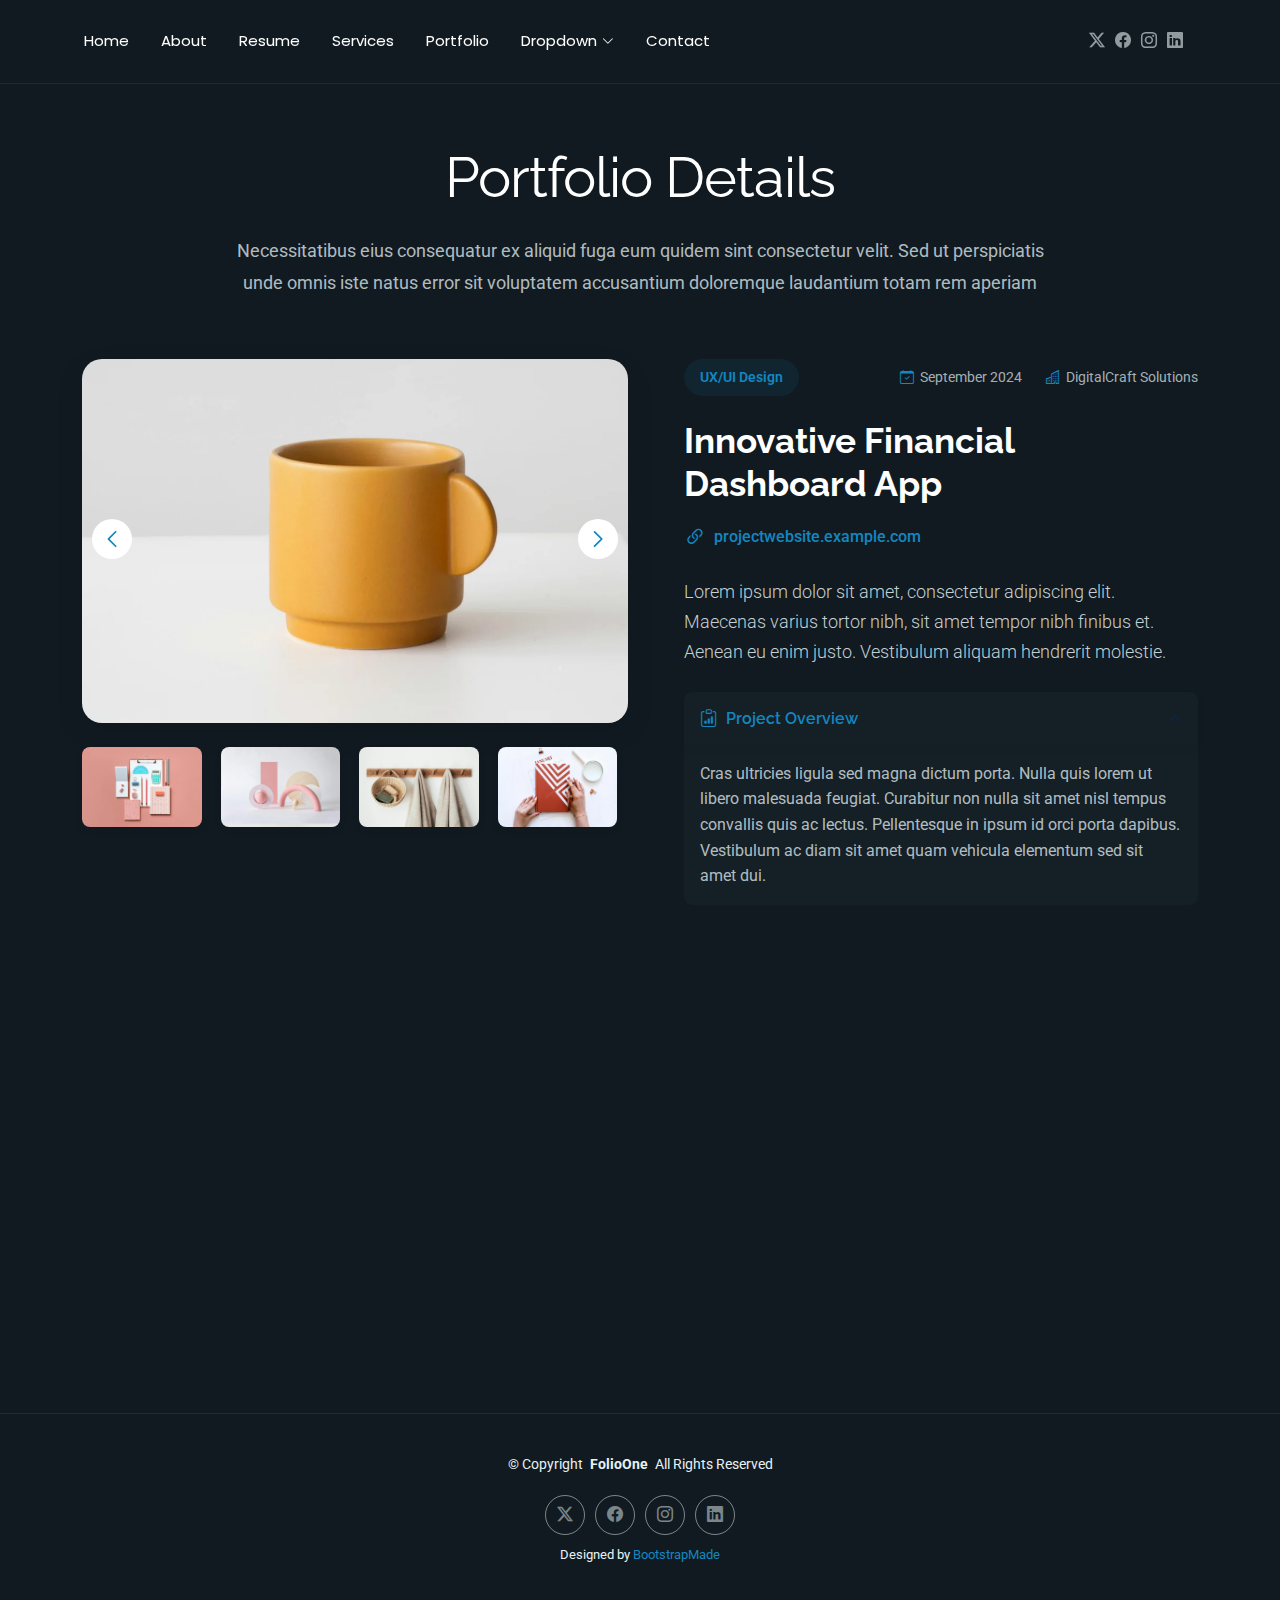
<file: FolioOne/portfolio-details.html>
<!DOCTYPE html>
<html lang="en">

<head>
  <meta charset="utf-8">
  <meta content="width=device-width, initial-scale=1.0" name="viewport">
  <title>Portfolio Details - FolioOne Bootstrap Template</title>
  <meta name="description" content="">
  <meta name="keywords" content="">

  <!-- Favicons -->
  <link href="assets/img/favicon.png" rel="icon">
  <link href="assets/img/apple-touch-icon.png" rel="apple-touch-icon">

  <!-- Fonts -->
  <link href="https://fonts.googleapis.com" rel="preconnect">
  <link href="https://fonts.gstatic.com" rel="preconnect" crossorigin>
  <link href="https://fonts.googleapis.com/css2?family=Roboto:ital,wght@0,100;0,300;0,400;0,500;0,700;0,900;1,100;1,300;1,400;1,500;1,700;1,900&family=Poppins:ital,wght@0,100;0,200;0,300;0,400;0,500;0,600;0,700;0,800;0,900;1,100;1,200;1,300;1,400;1,500;1,600;1,700;1,800;1,900&family=Raleway:ital,wght@0,100;0,200;0,300;0,400;0,500;0,600;0,700;0,800;0,900;1,100;1,200;1,300;1,400;1,500;1,600;1,700;1,800;1,900&display=swap" rel="stylesheet">

  <!-- Vendor CSS Files -->
  <link href="assets/vendor/bootstrap/css/bootstrap.min.css" rel="stylesheet">
  <link href="assets/vendor/bootstrap-icons/bootstrap-icons.css" rel="stylesheet">
  <link href="assets/vendor/aos/aos.css" rel="stylesheet">
  <link href="assets/vendor/swiper/swiper-bundle.min.css" rel="stylesheet">
  <link href="assets/vendor/glightbox/css/glightbox.min.css" rel="stylesheet">

  <!-- Main CSS File -->
  <link href="assets/css/main.css" rel="stylesheet">

  <!-- =======================================================
  * Template Name: FolioOne
  * Template URL: https://bootstrapmade.com/folioone-bootstrap-portfolio-website-template/
  * Updated: Aug 23 2025 with Bootstrap v5.3.7
  * Author: BootstrapMade.com
  * License: https://bootstrapmade.com/license/
  ======================================================== -->
</head>

<body class="portfolio-details-page">

  <header id="header" class="header d-flex align-items-center light-background sticky-top">
    <div class="container position-relative d-flex align-items-center justify-content-between">

      <!-- <a href="index.html" class="logo d-flex align-items-center me-auto me-xl-0">
      <img src="assets/img/logo.webp" alt="">
      <h1 class="sitename">FolioOne</h1> 
    </a> -->

      <nav id="navmenu" class="navmenu">
        <ul>
          <li><a href="index.html">Home</a></li>
          <li><a href="about.html">About</a></li>
          <li><a href="resume.html">Resume</a></li>
          <li><a href="services.html">Services</a></li>
          <li><a href="portfolio.html">Portfolio</a></li>
          <li class="dropdown"><a href="#"><span>Dropdown</span> <i class="bi bi-chevron-down toggle-dropdown"></i></a>
            <ul>
              <li><a href="#">Dropdown 1</a></li>
              <li class="dropdown"><a href="#"><span>Deep Dropdown</span> <i class="bi bi-chevron-down toggle-dropdown"></i></a>
                <ul>
                  <li><a href="#">Deep Dropdown 1</a></li>
                  <li><a href="#">Deep Dropdown 2</a></li>
                  <li><a href="#">Deep Dropdown 3</a></li>
                  <li><a href="#">Deep Dropdown 4</a></li>
                  <li><a href="#">Deep Dropdown 5</a></li>
                </ul>
              </li>
              <li><a href="#">Dropdown 2</a></li>
              <li><a href="#">Dropdown 3</a></li>
              <li><a href="#">Dropdown 4</a></li>
            </ul>
          </li>
          <li><a href="contact.html">Contact</a></li>
        </ul>
        <i class="mobile-nav-toggle d-xl-none bi bi-list"></i>
      </nav>

      <div class="header-social-links">
        <a href="#" class="twitter"><i class="bi bi-twitter-x"></i></a>
        <a href="#" class="facebook"><i class="bi bi-facebook"></i></a>
        <a href="#" class="instagram"><i class="bi bi-instagram"></i></a>
        <a href="#" class="linkedin"><i class="bi bi-linkedin"></i></a>
      </div>

    </div>
  </header>

  <main class="main">

    <!-- Portfolio Details Section -->
    <section id="portfolio-details" class="portfolio-details section">

      <!-- Section Title -->
      <div class="container section-title" data-aos="fade-up">
        <h2>Portfolio Details</h2>
        <p>Necessitatibus eius consequatur ex aliquid fuga eum quidem sint consectetur velit. Sed ut perspiciatis unde omnis iste natus error sit voluptatem accusantium doloremque laudantium totam rem aperiam</p>
      </div><!-- End Section Title -->

      <div class="container" data-aos="fade-up" data-aos-delay="100">

        <div class="row gy-4">
          <div class="col-lg-6" data-aos="fade-right">
            <div class="portfolio-details-media">
              <div class="main-image">
                <div class="portfolio-details-slider swiper init-swiper" data-aos="zoom-in">
                  <script type="application/json" class="swiper-config">
                    {
                      "loop": true,
                      "speed": 1000,
                      "autoplay": {
                        "delay": 6000
                      },
                      "effect": "creative",
                      "creativeEffect": {
                        "prev": {
                          "shadow": true,
                          "translate": [0, 0, -400]
                        },
                        "next": {
                          "translate": ["100%", 0, 0]
                        }
                      },
                      "slidesPerView": 1,
                      "navigation": {
                        "nextEl": ".swiper-button-next",
                        "prevEl": ".swiper-button-prev"
                      }
                    }
                  </script>
                  <div class="swiper-wrapper">
                    <div class="swiper-slide">
                      <img src="assets/img/portfolio/portfolio-5.webp" alt="Portfolio Image" class="img-fluid">
                    </div>
                    <div class="swiper-slide">
                      <img src="assets/img/portfolio/portfolio-7.webp" alt="Portfolio Image" class="img-fluid">
                    </div>
                    <div class="swiper-slide">
                      <img src="assets/img/portfolio/portfolio-8.webp" alt="Portfolio Image" class="img-fluid">
                    </div>
                  </div>
                  <div class="swiper-button-prev"></div>
                  <div class="swiper-button-next"></div>
                </div>
              </div>

              <div class="thumbnail-grid" data-aos="fade-up" data-aos-delay="200">
                <div class="row g-2 mt-3">
                  <div class="col-3">
                    <img src="assets/img/portfolio/portfolio-4.webp" alt="Gallery Image" class="img-fluid glightbox">
                  </div>
                  <div class="col-3">
                    <img src="assets/img/portfolio/portfolio-6.webp" alt="Gallery Image" class="img-fluid glightbox">
                  </div>
                  <div class="col-3">
                    <img src="assets/img/portfolio/portfolio-11.webp" alt="Gallery Image" class="img-fluid glightbox">
                  </div>
                  <div class="col-3">
                    <img src="assets/img/portfolio/portfolio-12.webp" alt="Gallery Image" class="img-fluid glightbox">
                  </div>
                </div>
              </div>

              <div class="tech-stack-badges" data-aos="fade-up" data-aos-delay="300">
                <span>Angular</span>
                <span>Express.js</span>
                <span>PostgreSQL</span>
                <span>GraphQL</span>
                <span>Firebase</span>
              </div>
            </div>
          </div>

          <div class="col-lg-6" data-aos="fade-left">
            <div class="portfolio-details-content">
              <div class="project-meta">
                <div class="badge-wrapper">
                  <span class="project-badge">UX/UI Design</span>
                </div>
                <div class="date-client">
                  <div class="meta-item">
                    <i class="bi bi-calendar-check"></i>
                    <span>September 2024</span>
                  </div>
                  <div class="meta-item">
                    <i class="bi bi-buildings"></i>
                    <span>DigitalCraft Solutions</span>
                  </div>
                </div>
              </div>

              <h2 class="project-title">Innovative Financial Dashboard App</h2>

              <div class="project-website">
                <i class="bi bi-link-45deg"></i>
                <a href="#" target="_blank">projectwebsite.example.com</a>
              </div>

              <div class="project-overview">
                <p class="lead">
                  Lorem ipsum dolor sit amet, consectetur adipiscing elit. Maecenas varius tortor nibh, sit amet tempor nibh finibus et. Aenean eu enim justo. Vestibulum aliquam hendrerit molestie.
                </p>

                <div class="accordion project-accordion" id="portfolio-details-projectAccordion">
                  <div class="accordion-item" data-aos="fade-up">
                    <h2 class="accordion-header">
                      <button class="accordion-button" type="button" data-bs-toggle="collapse" data-bs-target="#portfolio-details-collapse-1" aria-expanded="true" aria-controls="collapseOne">
                        <i class="bi bi-clipboard-data me-2"></i> Project Overview
                      </button>
                    </h2>
                    <div id="portfolio-details-collapse-1" class="accordion-collapse collapse show" data-bs-parent="#portfolio-details-projectAccordion">
                      <div class="accordion-body">
                        <p>Cras ultricies ligula sed magna dictum porta. Nulla quis lorem ut libero malesuada feugiat. Curabitur non nulla sit amet nisl tempus convallis quis ac lectus. Pellentesque in ipsum id orci porta dapibus. Vestibulum ac diam sit amet quam vehicula elementum sed sit amet dui.</p>
                      </div>
                    </div>
                  </div>

                  <div class="accordion-item" data-aos="fade-up" data-aos-delay="100">
                    <h2 class="accordion-header">
                      <button class="accordion-button collapsed" type="button" data-bs-toggle="collapse" data-bs-target="#portfolio-details-collapse-2" aria-expanded="false" aria-controls="collapseTwo">
                        <i class="bi bi-exclamation-diamond me-2"></i> The Challenge
                      </button>
                    </h2>
                    <div id="portfolio-details-collapse-2" class="accordion-collapse collapse" data-bs-parent="#portfolio-details-projectAccordion">
                      <div class="accordion-body">
                        <p>Mauris blandit aliquet elit, eget tincidunt nibh pulvinar a. Vivamus suscipit tortor eget felis porttitor volutpat. Curabitur aliquet quam id dui posuere blandit. Praesent sapien massa, convallis a pellentesque nec, egestas non nisi. Sed porttitor lectus nibh.</p>
                      </div>
                    </div>
                  </div>

                  <div class="accordion-item" data-aos="fade-up" data-aos-delay="200">
                    <h2 class="accordion-header">
                      <button class="accordion-button collapsed" type="button" data-bs-toggle="collapse" data-bs-target="#portfolio-details-collapse-3" aria-expanded="false" aria-controls="collapseThree">
                        <i class="bi bi-award me-2"></i> The Solution
                      </button>
                    </h2>
                    <div id="portfolio-details-collapse-3" class="accordion-collapse collapse" data-bs-parent="#portfolio-details-projectAccordion">
                      <div class="accordion-body">
                        <p>Donec sollicitudin molestie malesuada. Curabitur arcu erat, accumsan id imperdiet et, porttitor at sem. Vestibulum ante ipsum primis in faucibus orci luctus et ultrices posuere cubilia Curae; Donec velit neque, auctor sit amet aliquam vel, ullamcorper sit amet ligula.</p>
                      </div>
                    </div>
                  </div>
                </div>
              </div>

              <div class="project-features" data-aos="fade-up" data-aos-delay="300">
                <h3><i class="bi bi-stars"></i> Key Features</h3>
                <div class="row g-3">
                  <div class="col-md-6">
                    <ul class="feature-list">
                      <li><i class="bi bi-check2-circle"></i> Real-time Data Visualization</li>
                      <li><i class="bi bi-check2-circle"></i> User Role Management</li>
                      <li><i class="bi bi-check2-circle"></i> Secure Authentication</li>
                    </ul>
                  </div>
                  <div class="col-md-6">
                    <ul class="feature-list">
                      <li><i class="bi bi-check2-circle"></i> Customizable Dashboards</li>
                      <li><i class="bi bi-check2-circle"></i> Data Export Options</li>
                      <li><i class="bi bi-check2-circle"></i> Multi-device Support</li>
                    </ul>
                  </div>
                </div>
              </div>

              <div class="cta-buttons" data-aos="fade-up" data-aos-delay="400">
                <a href="#" class="btn-view-project">View Live Project</a>
                <a href="#" class="btn-next-project">Next Project <i class="bi bi-arrow-right"></i></a>
              </div>
            </div>
          </div>
        </div>

      </div>

    </section><!-- /Portfolio Details Section -->

  </main>

  <footer id="footer" class="footer">

    <div class="container">
      <div class="copyright text-center ">
        <p>© <span>Copyright</span> <strong class="px-1 sitename">FolioOne</strong> <span>All Rights Reserved<br></span></p>
      </div>
      <div class="social-links d-flex justify-content-center">
        <a href=""><i class="bi bi-twitter-x"></i></a>
        <a href=""><i class="bi bi-facebook"></i></a>
        <a href=""><i class="bi bi-instagram"></i></a>
        <a href=""><i class="bi bi-linkedin"></i></a>
      </div>
      <div class="credits">
        <!-- All the links in the footer should remain intact. -->
        <!-- You can delete the links only if you've purchased the pro version. -->
        <!-- Licensing information: https://bootstrapmade.com/license/ -->
        <!-- Purchase the pro version with working PHP/AJAX contact form: [buy-url] -->
        Designed by <a href="https://bootstrapmade.com/">BootstrapMade</a>
      </div>
    </div>

  </footer>

  <!-- Scroll Top -->
  <a href="#" id="scroll-top" class="scroll-top d-flex align-items-center justify-content-center"><i class="bi bi-arrow-up-short"></i></a>

  <!-- Preloader -->
  <div id="preloader"></div>

  <!-- Vendor JS Files -->
  <script src="assets/vendor/bootstrap/js/bootstrap.bundle.min.js"></script>
  <script src="assets/vendor/php-email-form/validate.js"></script>
  <script src="assets/vendor/aos/aos.js"></script>
  <script src="assets/vendor/typed.js/typed.umd.js"></script>
  <script src="assets/vendor/waypoints/noframework.waypoints.js"></script>
  <script src="assets/vendor/purecounter/purecounter_vanilla.js"></script>
  <script src="assets/vendor/swiper/swiper-bundle.min.js"></script>
  <script src="assets/vendor/imagesloaded/imagesloaded.pkgd.min.js"></script>
  <script src="assets/vendor/isotope-layout/isotope.pkgd.min.js"></script>
  <script src="assets/vendor/glightbox/js/glightbox.min.js"></script>

  <!-- Main JS File -->
  <script src="assets/js/main.js"></script>

</body>

</html>
</file>
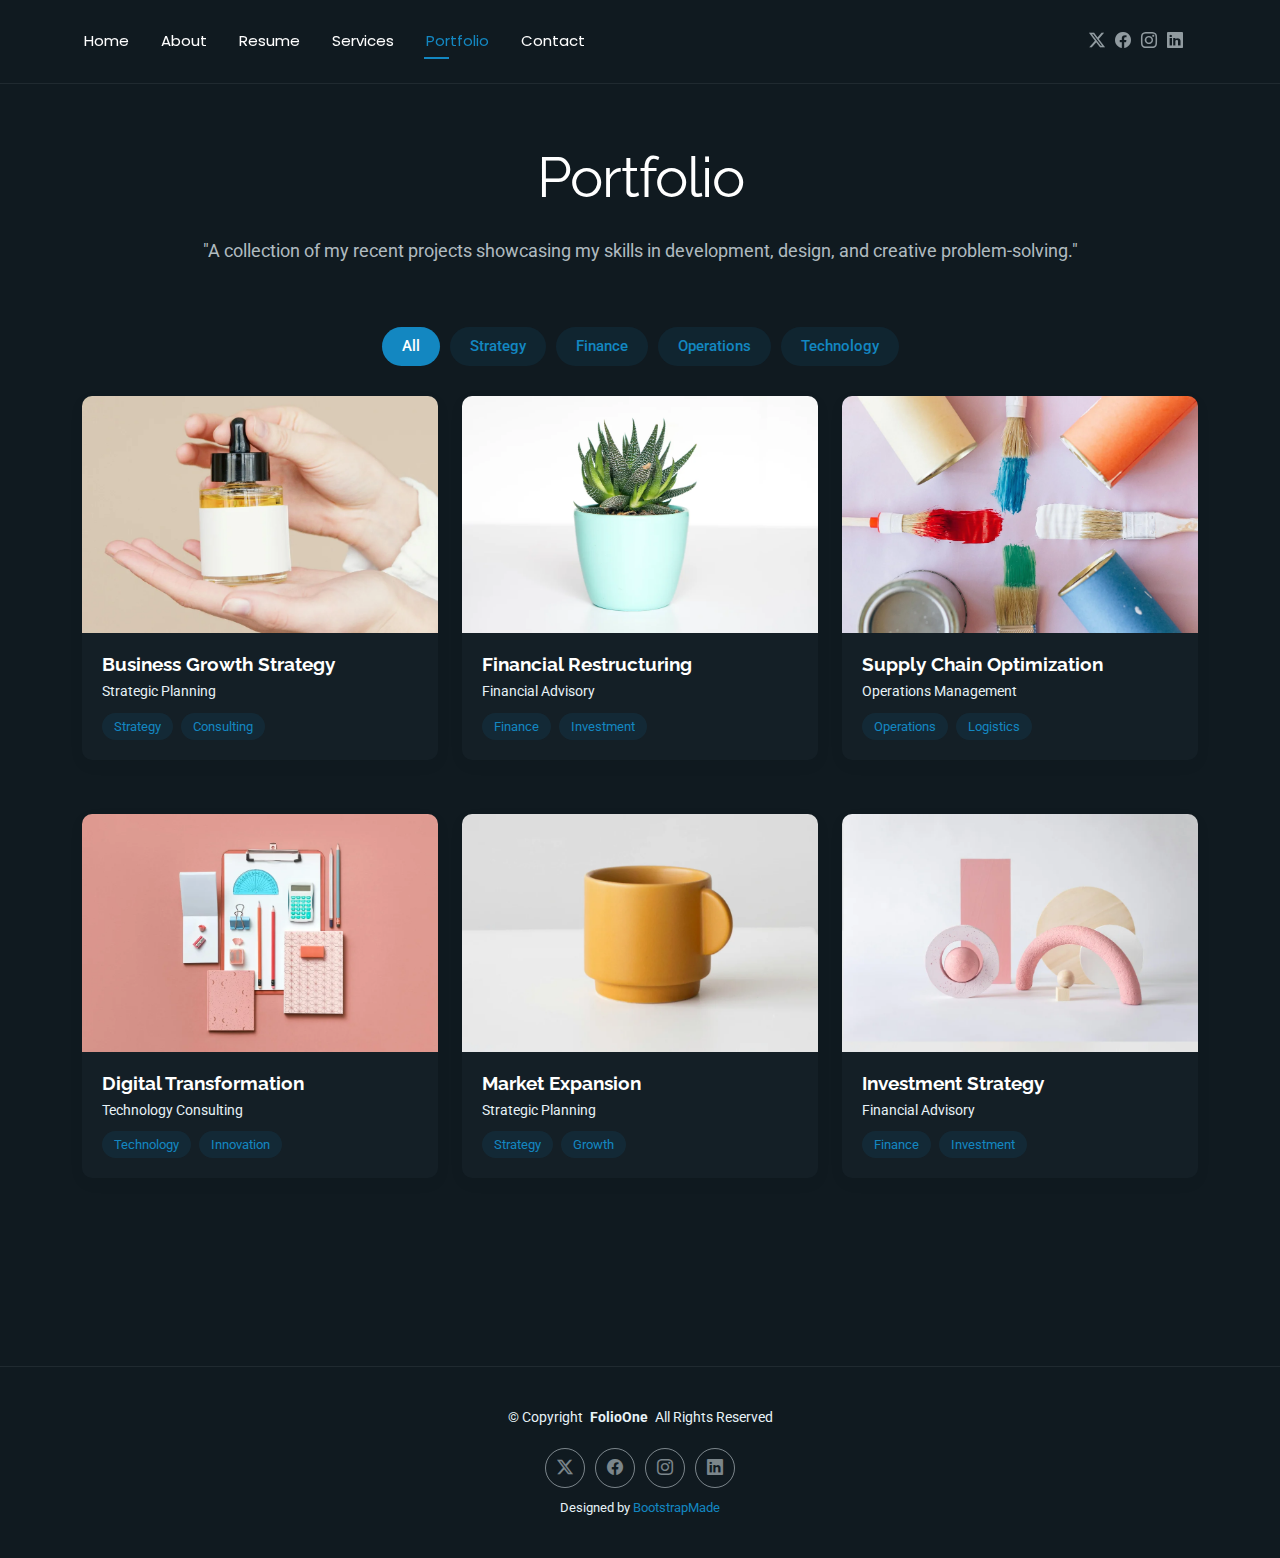
<file: FolioOne/portfolio.html>
<!DOCTYPE html>
<html lang="en">

<head>
  <meta charset="utf-8">
  <meta content="width=device-width, initial-scale=1.0" name="viewport">
  <title>Portfolio - FolioOne Bootstrap Template</title>
  <meta name="description" content="">
  <meta name="keywords" content="">

  <!-- Favicons -->
  <link href="assets/img/favicon.png" rel="icon">
  <link href="assets/img/apple-touch-icon.png" rel="apple-touch-icon">

  <!-- Fonts -->
  <link href="https://fonts.googleapis.com" rel="preconnect">
  <link href="https://fonts.gstatic.com" rel="preconnect" crossorigin>
  <link
    href="https://fonts.googleapis.com/css2?family=Roboto:ital,wght@0,100;0,300;0,400;0,500;0,700;0,900;1,100;1,300;1,400;1,500;1,700;1,900&family=Poppins:ital,wght@0,100;0,200;0,300;0,400;0,500;0,600;0,700;0,800;0,900;1,100;1,200;1,300;1,400;1,500;1,600;1,700;1,800;1,900&family=Raleway:ital,wght@0,100;0,200;0,300;0,400;0,500;0,600;0,700;0,800;0,900;1,100;1,200;1,300;1,400;1,500;1,600;1,700;1,800;1,900&display=swap"
    rel="stylesheet">

  <!-- Vendor CSS Files -->
  <link href="assets/vendor/bootstrap/css/bootstrap.min.css" rel="stylesheet">
  <link href="assets/vendor/bootstrap-icons/bootstrap-icons.css" rel="stylesheet">
  <link href="assets/vendor/aos/aos.css" rel="stylesheet">
  <link href="assets/vendor/swiper/swiper-bundle.min.css" rel="stylesheet">
  <link href="assets/vendor/glightbox/css/glightbox.min.css" rel="stylesheet">

  <!-- Main CSS File -->
  <link href="assets/css/main.css" rel="stylesheet">

  <!-- =======================================================
  * Template Name: FolioOne
  * Template URL: https://bootstrapmade.com/folioone-bootstrap-portfolio-website-template/
  * Updated: Aug 23 2025 with Bootstrap v5.3.7
  * Author: BootstrapMade.com
  * License: https://bootstrapmade.com/license/
  ======================================================== -->
</head>

<body class="portfolio-page">

  <header id="header" class="header d-flex align-items-center light-background sticky-top">
    <div class="container position-relative d-flex align-items-center justify-content-between">

      <!-- <a href="index.html" class="logo d-flex align-items-center me-auto me-xl-0">
      <img src="assets/img/logo.webp" alt="">
      <h1 class="sitename">FolioOne</h1> 
    </a> -->

      <nav id="navmenu" class="navmenu">
        <ul>
          <li><a href="index.html">Home</a></li>
          <li><a href="about.html">About</a></li>
          <li><a href="resume.html">Resume</a></li>
          <li><a href="services.html">Services</a></li>
          <li><a href="portfolio.html" class="active">Portfolio</a></li>

          </li>
          <li><a href="contact.html">Contact</a></li>
        </ul>
        <i class="mobile-nav-toggle d-xl-none bi bi-list"></i>
      </nav>

      <div class="header-social-links">
        <a href="#" class="twitter"><i class="bi bi-twitter-x"></i></a>
        <a href="#" class="facebook"><i class="bi bi-facebook"></i></a>
        <a href="#" class="instagram"><i class="bi bi-instagram"></i></a>
        <a href="#" class="linkedin"><i class="bi bi-linkedin"></i></a>
      </div>

    </div>
  </header>

  <main class="main">

    <!-- Portfolio Section -->
    <section id="portfolio" class="portfolio section">

      <!-- Section Title -->
      <div class="container section-title" data-aos="fade-up">
        <h2>Portfolio</h2>
        <p>"A collection of my recent projects showcasing my skills in development, design, and creative problem-solving."</p>
      </div><!-- End Section Title -->

      <div class="container" data-aos="fade-up" data-aos-delay="100">

        <div class="isotope-layout" data-default-filter="*" data-layout="masonry" data-sort="original-order">
          <ul class="portfolio-filters isotope-filters" data-aos="fade-up" data-aos-delay="200">
            <li data-filter="*" class="filter-active">All</li>
            <li data-filter=".filter-strategy">Strategy</li>
            <li data-filter=".filter-finance">Finance</li>
            <li data-filter=".filter-operations">Operations</li>
            <li data-filter=".filter-technology">Technology</li>
          </ul><!-- End Portfolio Filters -->

          <div class="row gy-4 isotope-container" data-aos="fade-up" data-aos-delay="300">
            <div class="col-lg-4 col-md-6 portfolio-item isotope-item filter-strategy">
              <div class="portfolio-card">
                <div class="portfolio-img">
                  <img src="assets/img/portfolio/portfolio-1.webp" alt="Portfolio Item" class="img-fluid">
                  <div class="portfolio-overlay">
                    <a href="assets/img/portfolio/portfolio-1.webp" class="glightbox portfolio-lightbox"><i
                        class="bi bi-plus"></i></a>
                    <a href="#" class="portfolio-details-link"><i class="bi bi-link"></i></a>
                  </div>
                </div>
                <div class="portfolio-info">
                  <h4>Business Growth Strategy</h4>
                  <p>Strategic Planning</p>
                  <div class="portfolio-tags">
                    <span>Strategy</span>
                    <span>Consulting</span>
                  </div>
                </div>
              </div>
            </div>

            <div class="col-lg-4 col-md-6 portfolio-item isotope-item filter-finance">
              <div class="portfolio-card">
                <div class="portfolio-img">
                  <img src="assets/img/portfolio/portfolio-2.webp" alt="Portfolio Item" class="img-fluid">
                  <div class="portfolio-overlay">
                    <a href="assets/img/portfolio/portfolio-2.webp" class="glightbox portfolio-lightbox"><i
                        class="bi bi-plus"></i></a>
                    <a href="#" class="portfolio-details-link"><i class="bi bi-link"></i></a>
                  </div>
                </div>
                <div class="portfolio-info">
                  <h4>Financial Restructuring</h4>
                  <p>Financial Advisory</p>
                  <div class="portfolio-tags">
                    <span>Finance</span>
                    <span>Investment</span>
                  </div>
                </div>
              </div>
            </div>

            <div class="col-lg-4 col-md-6 portfolio-item isotope-item filter-operations">
              <div class="portfolio-card">
                <div class="portfolio-img">
                  <img src="assets/img/portfolio/portfolio-3.webp" alt="Portfolio Item" class="img-fluid">
                  <div class="portfolio-overlay">
                    <a href="assets/img/portfolio/portfolio-3.webp" class="glightbox portfolio-lightbox"><i
                        class="bi bi-plus"></i></a>
                    <a href="#" class="portfolio-details-link"><i class="bi bi-link"></i></a>
                  </div>
                </div>
                <div class="portfolio-info">
                  <h4>Supply Chain Optimization</h4>
                  <p>Operations Management</p>
                  <div class="portfolio-tags">
                    <span>Operations</span>
                    <span>Logistics</span>
                  </div>
                </div>
              </div>
            </div>

            <div class="col-lg-4 col-md-6 portfolio-item isotope-item filter-technology">
              <div class="portfolio-card">
                <div class="portfolio-img">
                  <img src="assets/img/portfolio/portfolio-4.webp" alt="Portfolio Item" class="img-fluid">
                  <div class="portfolio-overlay">
                    <a href="assets/img/portfolio/portfolio-4.webp" class="glightbox portfolio-lightbox"><i
                        class="bi bi-plus"></i></a>
                    <a href="#" class="portfolio-details-link"><i class="bi bi-link"></i></a>
                  </div>
                </div>
                <div class="portfolio-info">
                  <h4>Digital Transformation</h4>
                  <p>Technology Consulting</p>
                  <div class="portfolio-tags">
                    <span>Technology</span>
                    <span>Innovation</span>
                  </div>
                </div>
              </div>
            </div>

            <div class="col-lg-4 col-md-6 portfolio-item isotope-item filter-strategy">
              <div class="portfolio-card">
                <div class="portfolio-img">
                  <img src="assets/img/portfolio/portfolio-5.webp" alt="Portfolio Item" class="img-fluid">
                  <div class="portfolio-overlay">
                    <a href="assets/img/portfolio/portfolio-5.webp" class="glightbox portfolio-lightbox"><i
                        class="bi bi-plus"></i></a>
                    <a href="#" class="portfolio-details-link"><i class="bi bi-link"></i></a>
                  </div>
                </div>
                <div class="portfolio-info">
                  <h4>Market Expansion</h4>
                  <p>Strategic Planning</p>
                  <div class="portfolio-tags">
                    <span>Strategy</span>
                    <span>Growth</span>
                  </div>
                </div>
              </div>
            </div>

            <div class="col-lg-4 col-md-6 portfolio-item isotope-item filter-finance">
              <div class="portfolio-card">
                <div class="portfolio-img">
                  <img src="assets/img/portfolio/portfolio-6.webp" alt="Portfolio Item" class="img-fluid">
                  <div class="portfolio-overlay">
                    <a href="assets/img/portfolio/portfolio-6.webp" class="glightbox portfolio-lightbox"><i
                        class="bi bi-plus"></i></a>
                    <a href="#" class="portfolio-details-link"><i class="bi bi-link"></i></a>
                  </div>
                </div>
                <div class="portfolio-info">
                  <h4>Investment Strategy</h4>
                  <p>Financial Advisory</p>
                  <div class="portfolio-tags">
                    <span>Finance</span>
                    <span>Investment</span>
                  </div>
                </div>
              </div>
            </div>
          </div><!-- End Portfolio Items Container -->

        </div>

        <div class="text-center mt-5" data-aos="fade-up" data-aos-delay="400">
          <a href="#portfolio" class="btn btn-primary">View All Case Studies</a>
        </div>

      </div>

    </section><!-- /Portfolio Section -->

  </main>

  <footer id="footer" class="footer">

    <div class="container">
      <div class="copyright text-center ">
        <p>© <span>Copyright</span> <strong class="px-1 sitename">FolioOne</strong> <span>All Rights Reserved<br></span>
        </p>
      </div>
      <div class="social-links d-flex justify-content-center">
        <a href=""><i class="bi bi-twitter-x"></i></a>
        <a href=""><i class="bi bi-facebook"></i></a>
        <a href=""><i class="bi bi-instagram"></i></a>
        <a href=""><i class="bi bi-linkedin"></i></a>
      </div>
      <div class="credits">
        <!-- All the links in the footer should remain intact. -->
        <!-- You can delete the links only if you've purchased the pro version. -->
        <!-- Licensing information: https://bootstrapmade.com/license/ -->
        <!-- Purchase the pro version with working PHP/AJAX contact form: [buy-url] -->
        Designed by <a href="https://bootstrapmade.com/">BootstrapMade</a>
      </div>
    </div>

  </footer>

  <!-- Scroll Top -->
  <a href="#" id="scroll-top" class="scroll-top d-flex align-items-center justify-content-center"><i
      class="bi bi-arrow-up-short"></i></a>

  <!-- Preloader -->
  <div id="preloader"></div>

  <!-- Vendor JS Files -->
  <script src="assets/vendor/bootstrap/js/bootstrap.bundle.min.js"></script>
  <script src="assets/vendor/php-email-form/validate.js"></script>
  <script src="assets/vendor/aos/aos.js"></script>
  <script src="assets/vendor/typed.js/typed.umd.js"></script>
  <script src="assets/vendor/waypoints/noframework.waypoints.js"></script>
  <script src="assets/vendor/purecounter/purecounter_vanilla.js"></script>
  <script src="assets/vendor/swiper/swiper-bundle.min.js"></script>
  <script src="assets/vendor/imagesloaded/imagesloaded.pkgd.min.js"></script>
  <script src="assets/vendor/isotope-layout/isotope.pkgd.min.js"></script>
  <script src="assets/vendor/glightbox/js/glightbox.min.js"></script>

  <!-- Main JS File -->
  <script src="assets/js/main.js"></script>

</body>

</html>
</file>
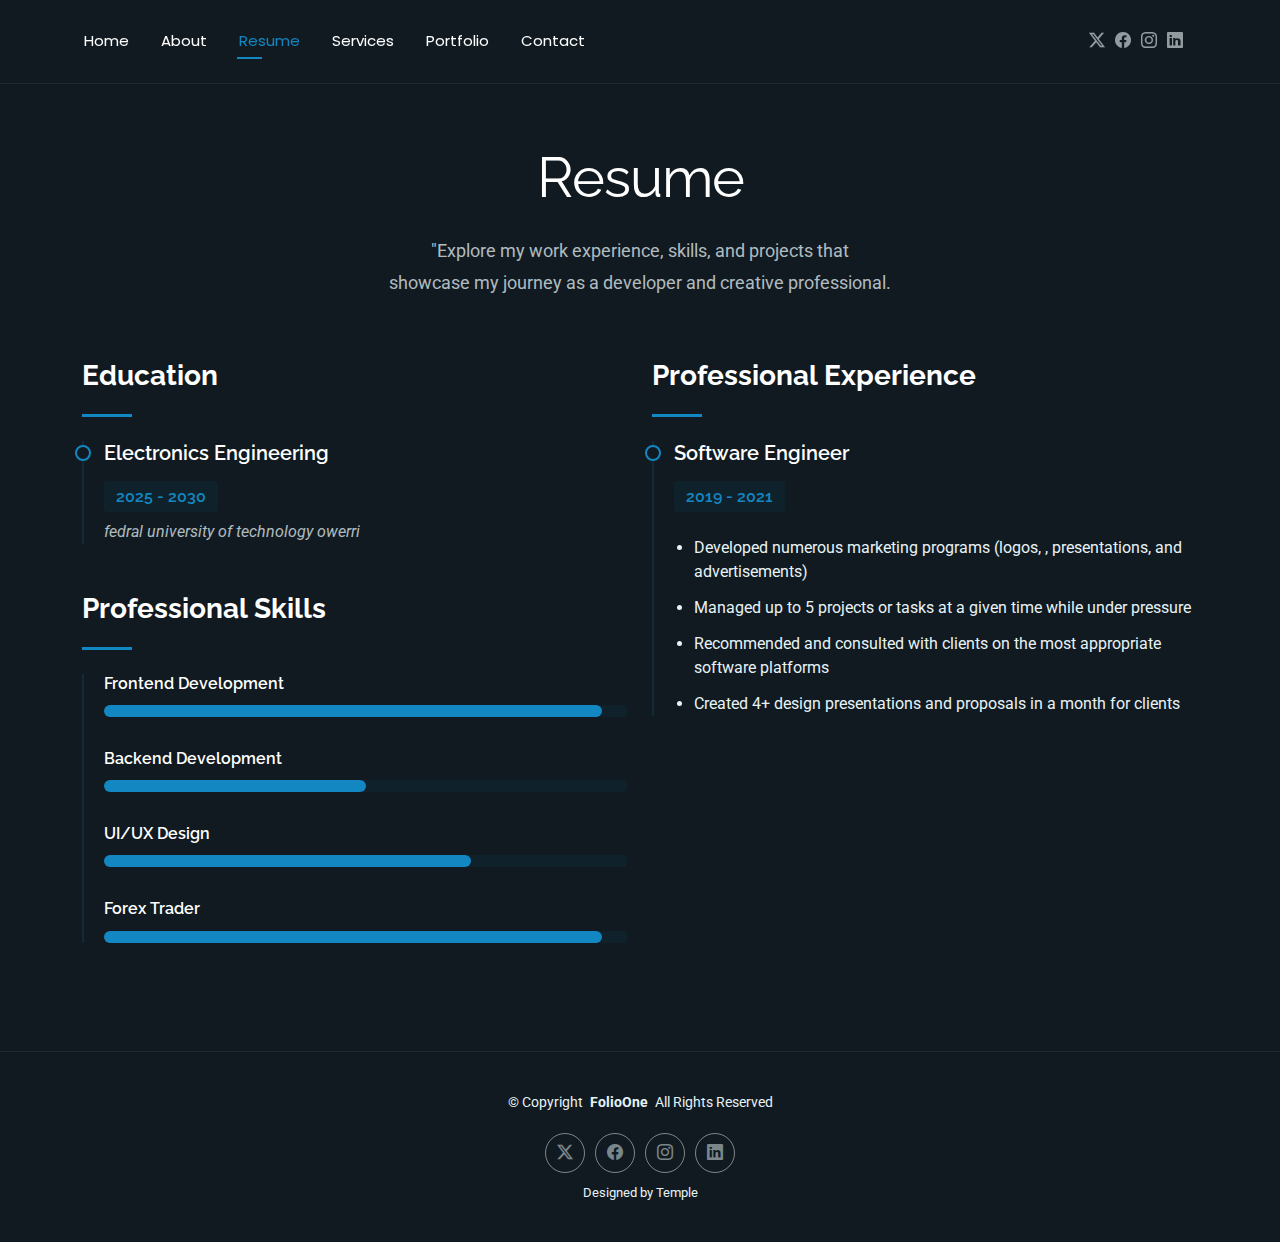
<file: FolioOne/resume.html>
<!DOCTYPE html>
<html lang="en">

<head>
  <meta charset="utf-8">
  <meta content="width=device-width, initial-scale=1.0" name="viewport">
  <title>Resume - FolioOne Bootstrap Template</title>
  <meta name="description" content="">
  <meta name="keywords" content="">

  <!-- Favicons -->
  <link href="assets/img/favicon.png" rel="icon">
  <link href="assets/img/apple-touch-icon.png" rel="apple-touch-icon">

  <!-- Fonts -->
  <link href="https://fonts.googleapis.com" rel="preconnect">
  <link href="https://fonts.gstatic.com" rel="preconnect" crossorigin>
  <link
    href="https://fonts.googleapis.com/css2?family=Roboto:ital,wght@0,100;0,300;0,400;0,500;0,700;0,900;1,100;1,300;1,400;1,500;1,700;1,900&family=Poppins:ital,wght@0,100;0,200;0,300;0,400;0,500;0,600;0,700;0,800;0,900;1,100;1,200;1,300;1,400;1,500;1,600;1,700;1,800;1,900&family=Raleway:ital,wght@0,100;0,200;0,300;0,400;0,500;0,600;0,700;0,800;0,900;1,100;1,200;1,300;1,400;1,500;1,600;1,700;1,800;1,900&display=swap"
    rel="stylesheet">

  <!-- Vendor CSS Files -->
  <link href="assets/vendor/bootstrap/css/bootstrap.min.css" rel="stylesheet">
  <link href="assets/vendor/bootstrap-icons/bootstrap-icons.css" rel="stylesheet">
  <link href="assets/vendor/aos/aos.css" rel="stylesheet">
  <link href="assets/vendor/swiper/swiper-bundle.min.css" rel="stylesheet">
  <link href="assets/vendor/glightbox/css/glightbox.min.css" rel="stylesheet">

  <!-- Main CSS File -->
  <link href="assets/css/main.css" rel="stylesheet">

</head>

<body class="resume-page">

  <header id="header" class="header d-flex align-items-center light-background sticky-top">
    <div class="container position-relative d-flex align-items-center justify-content-between">



      <nav id="navmenu" class="navmenu">
        <ul>
          <li><a href="index.html">Home</a></li>
          <li><a href="about.html">About</a></li>
          <li><a href="resume.html" class="active">Resume</a></li>
          <li><a href="services.html">Services</a></li>
          <li><a href="portfolio.html">Portfolio</a></li>

          </li>
          <li><a href="contact.html">Contact</a></li>
        </ul>
        <i class="mobile-nav-toggle d-xl-none bi bi-list"></i>
      </nav>

      <div class="header-social-links">
        <a href="#" class="twitter"><i class="bi bi-twitter-x"></i></a>
        <a href="#" class="facebook"><i class="bi bi-facebook"></i></a>
        <a href="#" class="instagram"><i class="bi bi-instagram"></i></a>
        <a href="#" class="linkedin"><i class="bi bi-linkedin"></i></a>
      </div>

    </div>
  </header>

  <main class="main">

    <!-- Resume Section -->
    <section id="resume" class="resume section">

      <!-- Section Title -->
      <div class="container section-title" data-aos="fade-up">
        <h2>Resume</h2>
        <p>"Explore my work experience, skills, and projects that showcase my journey as a developer and creative
          professional.</p>
      </div><!-- End Section Title -->

      <div class="container" data-aos="fade-up" data-aos-delay="100">

        <div class="row">
          <div class="col-lg-6">

            <!-- Education Section -->
            <div class="resume-item" data-aos="fade-up">
              <h3 class="resume-title">Education</h3>

              <div class="resume-content">
                <article class="education-item">
                  <h4>Electronics Engineering</h4>
                  <h5>2025 - 2030</h5>
                  <p class="institution"><em>fedral university of technology owerri</em></p>
                  <p></p>
                </article>


              </div>
            </div><!-- End Education Section -->

            <!-- Professional Skills Section -->
            <div class="resume-item skills-animation" data-aos="fade-up">
              <h3 class="resume-title">Professional Skills</h3>

              <div class="resume-content">
                <div class="skill-item">
                  <h4>Frontend Development</h4>
                  <div class="progress">
                    <div class="progress-bar" role="progressbar" aria-valuenow="95" aria-valuemin="0"
                      aria-valuemax="100"></div>
                  </div>
                </div>

                <div class="skill-item">
                  <h4>Backend Development</h4>
                  <div class="progress">
                    <div class="progress-bar" role="progressbar" aria-valuenow="50" aria-valuemin="0"
                      aria-valuemax="100"></div>
                  </div>
                </div>

                <div class="skill-item">
                  <h4>UI/UX Design</h4>
                  <div class="progress">
                    <div class="progress-bar" role="progressbar" aria-valuenow="70" aria-valuemin="0"
                      aria-valuemax="100"></div>
                  </div>
                </div>

                <div class="skill-item">
                  <h4>Forex Trader</h4>
                  <div class="progress">
                    <div class="progress-bar" role="progressbar" aria-valuenow="95" aria-valuemin="0"
                      aria-valuemax="100"></div>
                  </div>
                </div>
              </div>
            </div><!-- End Professional Skills Section -->
          </div>

          <div class="col-lg-6">
            <!-- Experience Section -->
            <div class="resume-item" data-aos="fade-up" data-aos-delay="100">
              <h3 class="resume-title">Professional Experience</h3>

              <div class="resume-content">

                <article class="experience-item">
                  <h4>Software Engineer</h4>
                  <h5>2019 - 2021</h5>
                  <p class="company"><em></em></p>
                  <ul>
                    <li>Developed numerous marketing programs (logos, , presentations, and advertisements)</li>
                    <li>Managed up to 5 projects or tasks at a given time while under pressure</li>
                    <li>Recommended and consulted with clients on the most appropriate software platforms</li>
                    <li>Created 4+ design presentations and proposals in a month for clients</li>
                  </ul>
                </article>

              </div>
            </div><!-- End Experience Section -->
          </div>
        </div>

      </div>

    </section><!-- /Resume Section -->

  </main>

  <footer id="footer" class="footer">

    <div class="container">
      <div class="copyright text-center ">
        <p>© <span>Copyright</span> <strong class="px-1 sitename">FolioOne</strong> <span>All Rights Reserved<br></span>
        </p>
      </div>
      <div class="social-links d-flex justify-content-center">
        <a href=""><i class="bi bi-twitter-x"></i></a>
        <a href=""><i class="bi bi-facebook"></i></a>
        <a href=""><i class="bi bi-instagram"></i></a>
        <a href=""><i class="bi bi-linkedin"></i></a>
      </div>
      <div class="credits">
        <!-- All the links in the footer should remain intact. -->
        <!-- You can delete the links only if you've purchased the pro version. -->
        <!-- Licensing information: https://bootstrapmade.com/license/ -->
        <!-- Purchase the pro version with working PHP/AJAX contact form: [buy-url] -->
        Designed by Temple</a>
      </div>
    </div>

  </footer>

  <!-- Scroll Top -->
  <a href="#" id="scroll-top" class="scroll-top d-flex align-items-center justify-content-center"><i
      class="bi bi-arrow-up-short"></i></a>

  <!-- Preloader -->
  <div id="preloader"></div>

  <!-- Vendor JS Files -->
  <script src="assets/vendor/bootstrap/js/bootstrap.bundle.min.js"></script>
  <script src="assets/vendor/php-email-form/validate.js"></script>
  <script src="assets/vendor/aos/aos.js"></script>
  <script src="assets/vendor/typed.js/typed.umd.js"></script>
  <script src="assets/vendor/waypoints/noframework.waypoints.js"></script>
  <script src="assets/vendor/purecounter/purecounter_vanilla.js"></script>
  <script src="assets/vendor/swiper/swiper-bundle.min.js"></script>
  <script src="assets/vendor/imagesloaded/imagesloaded.pkgd.min.js"></script>
  <script src="assets/vendor/isotope-layout/isotope.pkgd.min.js"></script>
  <script src="assets/vendor/glightbox/js/glightbox.min.js"></script>

  <!-- Main JS File -->
  <script src="assets/js/main.js"></script>

</body>

</html>
</file>
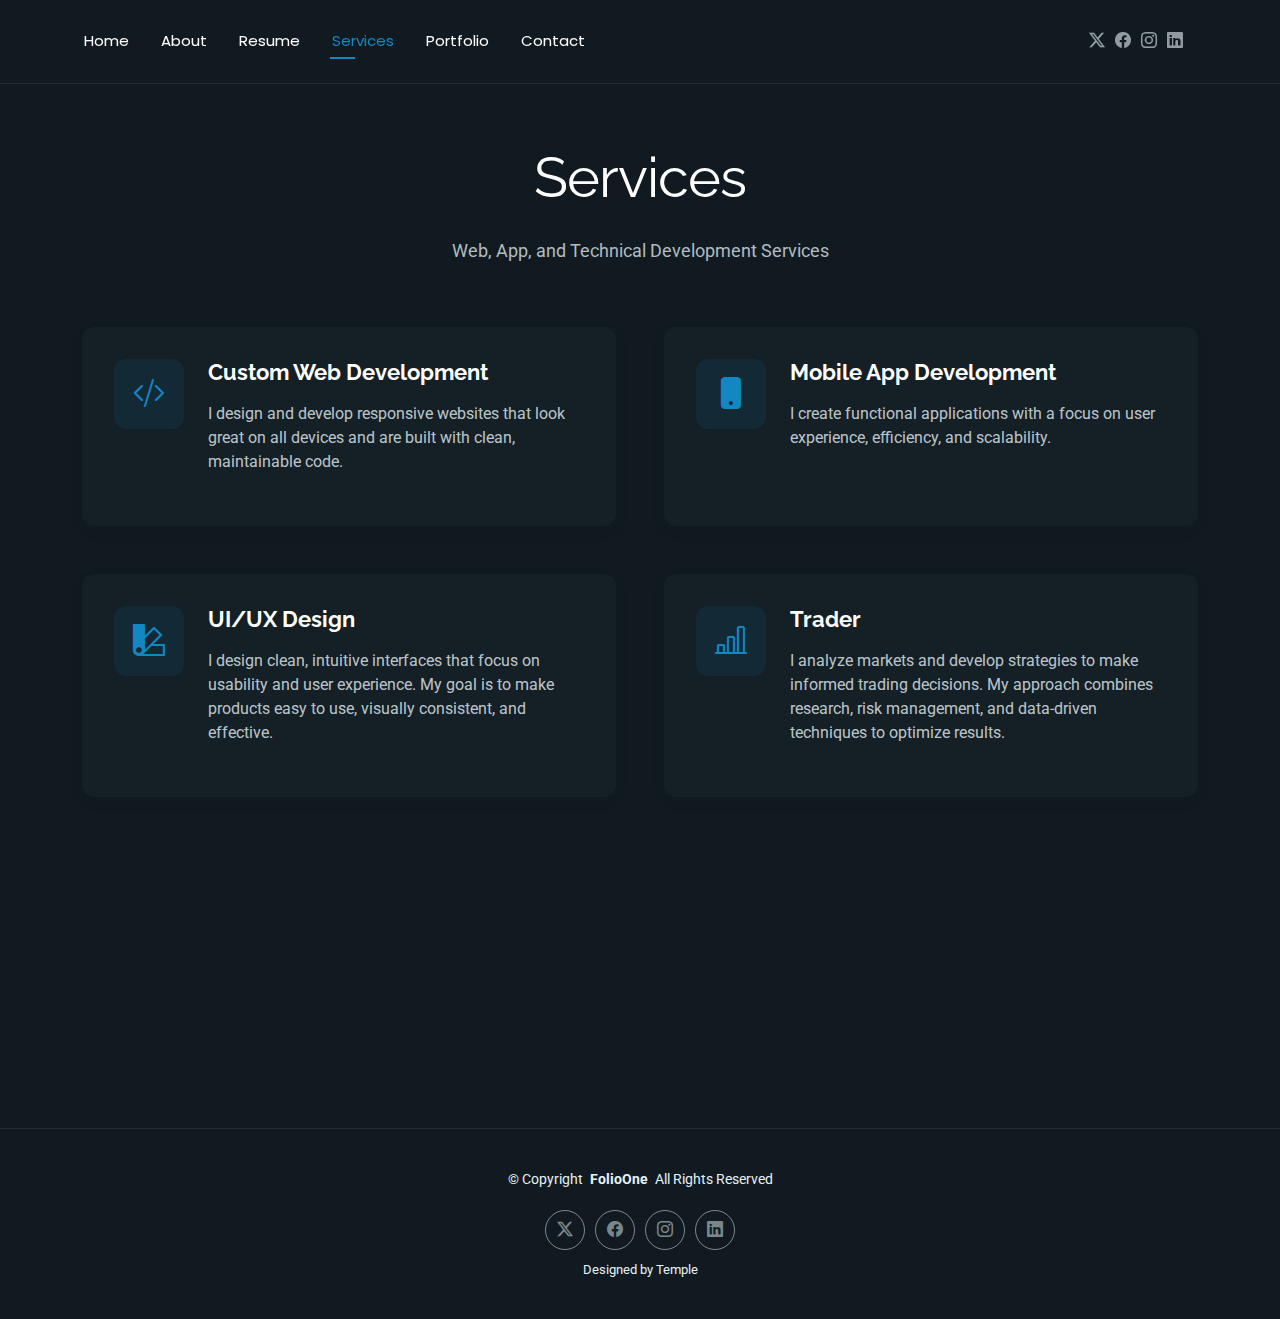
<file: FolioOne/services.html>
<!DOCTYPE html>
<html lang="en">

<head>
  <meta charset="utf-8">
  <meta content="width=device-width, initial-scale=1.0" name="viewport">
  <title>Services - FolioOne Bootstrap Template</title>
  <meta name="description" content="">
  <meta name="keywords" content="">

  <!-- Favicons -->
  <link href="assets/img/favicon.png" rel="icon">
  <link href="assets/img/apple-touch-icon.png" rel="apple-touch-icon">

  <!-- Fonts -->
  <link href="https://fonts.googleapis.com" rel="preconnect">
  <link href="https://fonts.gstatic.com" rel="preconnect" crossorigin>
  <link
    href="https://fonts.googleapis.com/css2?family=Roboto:ital,wght@0,100;0,300;0,400;0,500;0,700;0,900;1,100;1,300;1,400;1,500;1,700;1,900&family=Poppins:ital,wght@0,100;0,200;0,300;0,400;0,500;0,600;0,700;0,800;0,900;1,100;1,200;1,300;1,400;1,500;1,600;1,700;1,800;1,900&family=Raleway:ital,wght@0,100;0,200;0,300;0,400;0,500;0,600;0,700;0,800;0,900;1,100;1,200;1,300;1,400;1,500;1,600;1,700;1,800;1,900&display=swap"
    rel="stylesheet">

  <!-- Vendor CSS Files -->
  <link href="assets/vendor/bootstrap/css/bootstrap.min.css" rel="stylesheet">
  <link href="assets/vendor/bootstrap-icons/bootstrap-icons.css" rel="stylesheet">
  <link href="assets/vendor/aos/aos.css" rel="stylesheet">
  <link href="assets/vendor/swiper/swiper-bundle.min.css" rel="stylesheet">
  <link href="assets/vendor/glightbox/css/glightbox.min.css" rel="stylesheet">

  <!-- Main CSS File -->
  <link href="assets/css/main.css" rel="stylesheet">
</head>

<body class="services-page">

  <header id="header" class="header d-flex align-items-center light-background sticky-top">
    <div class="container position-relative d-flex align-items-center justify-content-between">

      <nav id="navmenu" class="navmenu">
        <ul>
          <li><a href="index.html">Home</a></li>
          <li><a href="about.html">About</a></li>
          <li><a href="resume.html">Resume</a></li>
          <li><a href="services.html" class="active">Services</a></li>
          <li><a href="portfolio.html">Portfolio</a></li>
          <li><a href="contact.html">Contact</a></li>
        </ul>
        <i class="mobile-nav-toggle d-xl-none bi bi-list"></i>
      </nav>

      <div class="header-social-links">
        <a href="#" class="twitter"><i class="bi bi-twitter-x"></i></a>
        <a href="#" class="facebook"><i class="bi bi-facebook"></i></a>
        <a href="#" class="instagram"><i class="bi bi-instagram"></i></a>
        <a href="#" class="linkedin"><i class="bi bi-linkedin"></i></a>
      </div>

    </div>
  </header>

  <main class="main">

    <!-- Services Section -->
    <section id="services" class="services section">

      <!-- Section Title -->
      <div class="container section-title" data-aos="fade-up">
        <h2>Services</h2>
        <p>Web, App, and Technical Development Services</p>
      </div><!-- End Section Title -->

      <div class="container" data-aos="fade-up" data-aos-delay="100">

        <div class="row justify-content-center g-5">

          <div class="col-md-6" data-aos="fade-right" data-aos-delay="100">
            <div class="service-item">
              <div class="service-icon">
                <i class="bi bi-code-slash"></i>
              </div>
              <div class="service-content">
                <h3>Custom Web Development</h3>
                <p>I design and develop responsive websites that look great on all devices and are built with clean,
                  maintainable code.</p>

              </div>
            </div>
          </div><!-- End Service Item -->

          <div class="col-md-6" data-aos="fade-left" data-aos-delay="100">
            <div class="service-item">
              <div class="service-icon">
                <i class="bi bi-phone-fill"></i>
              </div>
              <div class="service-content">
                <h3>Mobile App Development</h3>
                <p>I create functional applications with a focus on user experience, efficiency, and scalability.</p>

              </div>
            </div>
          </div><!-- End Service Item -->

          <div class="col-md-6" data-aos="fade-right" data-aos-delay="200">
            <div class="service-item">
              <div class="service-icon">
                <i class="bi bi-palette2"></i>
              </div>
              <div class="service-content">
                <h3>UI/UX Design</h3>
                <p>I design clean, intuitive interfaces that focus on usability and user experience. My goal is to make
                  products easy to use, visually consistent, and effective.</p>

              </div>
            </div>
          </div><!-- End Service Item -->

          <div class="col-md-6" data-aos="fade-left" data-aos-delay="200">
            <div class="service-item">
              <div class="service-icon">
                <i class="bi bi-bar-chart-line"></i>
              </div>
              <div class="service-content">
                <h3>Trader</h3>
                <p>I analyze markets and develop strategies to make informed trading decisions. My approach combines
                  research, risk management, and data-driven techniques to optimize results.</p>

              </div>
            </div>
          </div><!-- End Service Item -->

          <div class="col-md-6" data-aos="fade-right" data-aos-delay="300">
            <div class="service-item">
              <div class="service-icon">
              <i class="bi bi-filetype-py"></i>
              </div>
              <div class="service-content">
                <h3>python</h3>
                <p>I use Python to build versatile and efficient solutions, from scripts and automation to data analysis
                  and web apps. My goal is clean, readable code that solves real problems.</p>

              </div>
            </div>
          </div><!-- End Service Item -->

          <div class="col-md-6" data-aos="fade-left" data-aos-delay="300">
            <div class="service-item">
              <div class="service-icon">
                <i class="bi bi-camera"></i>
              </div>
              <div class="service-content">
                <h3>Photography</h3>
                <p>I capture moments and create visuals that tell a story. Whether it’s for personal projects or
                  portfolio content, my photography emphasizes creativity, composition, and clarity.</p>

              </div>
            </div>
          </div><!-- End Service Item -->

        </div>

      </div>

    </section><!-- /Services Section -->

  </main>

  <footer id="footer" class="footer">

    <div class="container">
      <div class="copyright text-center ">
        <p>© <span>Copyright</span> <strong class="px-1 sitename">FolioOne</strong> <span>All Rights Reserved<br></span>
        </p>
      </div>
      <div class="social-links d-flex justify-content-center">
        <a href=""><i class="bi bi-twitter-x"></i></a>
        <a href=""><i class="bi bi-facebook"></i></a>
        <a href=""><i class="bi bi-instagram"></i></a>
        <a href=""><i class="bi bi-linkedin"></i></a>
      </div>
      <div class="credits">
        Designed by Temple</a>
      </div>
    </div>

  </footer>

  <!-- Scroll Top -->
  <a href="#" id="scroll-top" class="scroll-top d-flex align-items-center justify-content-center"><i
      class="bi bi-arrow-up-short"></i></a>

  <!-- Preloader -->
  <div id="preloader"></div>

  <!-- Vendor JS Files -->
  <script src="assets/vendor/bootstrap/js/bootstrap.bundle.min.js"></script>
  <script src="assets/vendor/php-email-form/validate.js"></script>
  <script src="assets/vendor/aos/aos.js"></script>
  <script src="assets/vendor/typed.js/typed.umd.js"></script>
  <script src="assets/vendor/waypoints/noframework.waypoints.js"></script>
  <script src="assets/vendor/purecounter/purecounter_vanilla.js"></script>
  <script src="assets/vendor/swiper/swiper-bundle.min.js"></script>
  <script src="assets/vendor/imagesloaded/imagesloaded.pkgd.min.js"></script>
  <script src="assets/vendor/isotope-layout/isotope.pkgd.min.js"></script>
  <script src="assets/vendor/glightbox/js/glightbox.min.js"></script>

  <!-- Main JS File -->
  <script src="assets/js/main.js"></script>

</body>

</html>
</file>
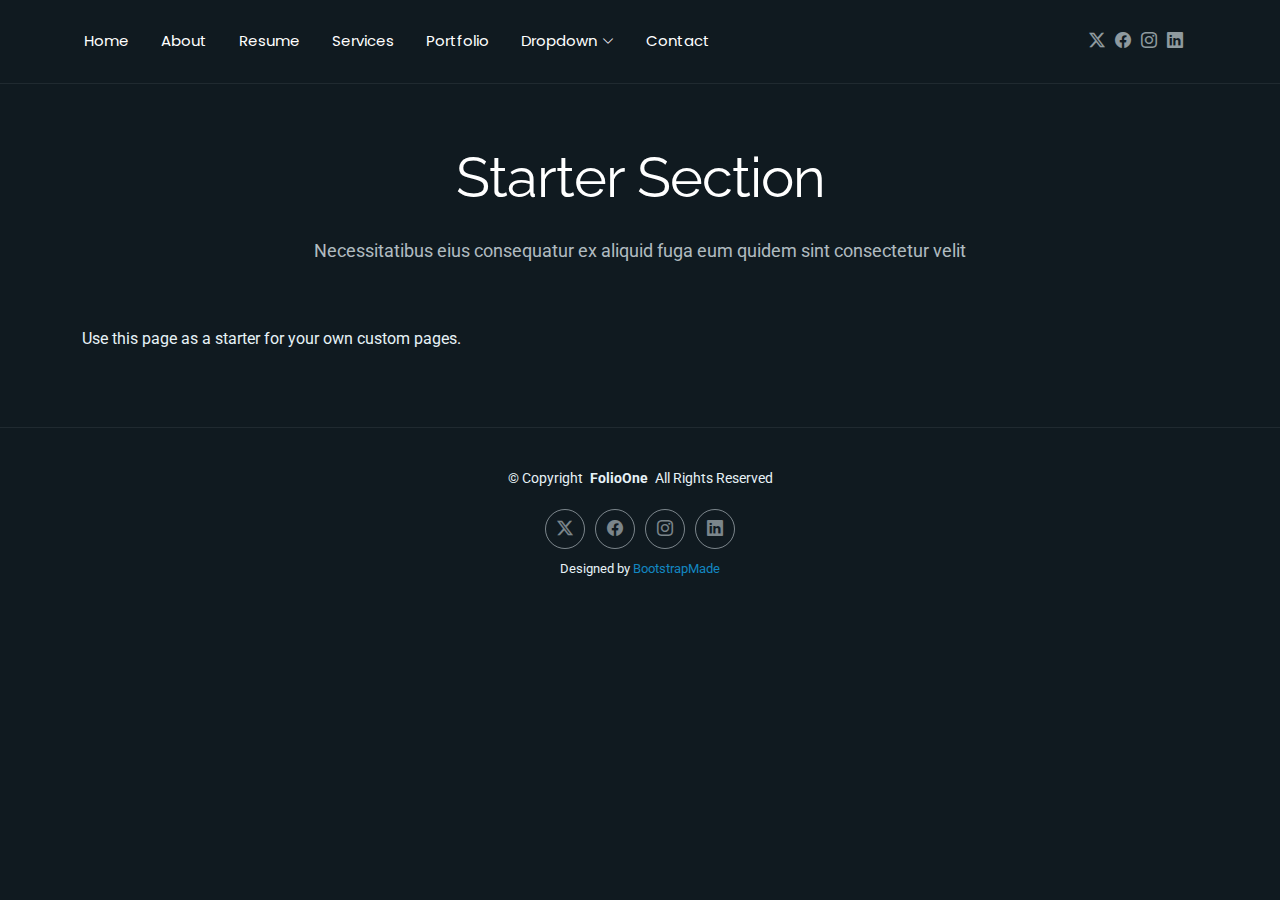
<file: FolioOne/starter-page.html>
<!DOCTYPE html>
<html lang="en">

<head>
  <meta charset="utf-8">
  <meta content="width=device-width, initial-scale=1.0" name="viewport">
  <title>Starter Page - FolioOne Bootstrap Template</title>
  <meta name="description" content="">
  <meta name="keywords" content="">

  <!-- Favicons -->
  <link href="assets/img/favicon.png" rel="icon">
  <link href="assets/img/apple-touch-icon.png" rel="apple-touch-icon">

  <!-- Fonts -->
  <link href="https://fonts.googleapis.com" rel="preconnect">
  <link href="https://fonts.gstatic.com" rel="preconnect" crossorigin>
  <link href="https://fonts.googleapis.com/css2?family=Roboto:ital,wght@0,100;0,300;0,400;0,500;0,700;0,900;1,100;1,300;1,400;1,500;1,700;1,900&family=Poppins:ital,wght@0,100;0,200;0,300;0,400;0,500;0,600;0,700;0,800;0,900;1,100;1,200;1,300;1,400;1,500;1,600;1,700;1,800;1,900&family=Raleway:ital,wght@0,100;0,200;0,300;0,400;0,500;0,600;0,700;0,800;0,900;1,100;1,200;1,300;1,400;1,500;1,600;1,700;1,800;1,900&display=swap" rel="stylesheet">

  <!-- Vendor CSS Files -->
  <link href="assets/vendor/bootstrap/css/bootstrap.min.css" rel="stylesheet">
  <link href="assets/vendor/bootstrap-icons/bootstrap-icons.css" rel="stylesheet">
  <link href="assets/vendor/aos/aos.css" rel="stylesheet">
  <link href="assets/vendor/swiper/swiper-bundle.min.css" rel="stylesheet">
  <link href="assets/vendor/glightbox/css/glightbox.min.css" rel="stylesheet">

  <!-- Main CSS File -->
  <link href="assets/css/main.css" rel="stylesheet">

  <!-- =======================================================
  * Template Name: FolioOne
  * Template URL: https://bootstrapmade.com/folioone-bootstrap-portfolio-website-template/
  * Updated: Aug 23 2025 with Bootstrap v5.3.7
  * Author: BootstrapMade.com
  * License: https://bootstrapmade.com/license/
  ======================================================== -->
</head>

<body class="starter-page-page">

  <header id="header" class="header d-flex align-items-center light-background sticky-top">
    <div class="container position-relative d-flex align-items-center justify-content-between">

      <!-- <a href="index.html" class="logo d-flex align-items-center me-auto me-xl-0">
      <img src="assets/img/logo.webp" alt="">
      <h1 class="sitename">FolioOne</h1> 
    </a> -->

      <nav id="navmenu" class="navmenu">
        <ul>
          <li><a href="index.html">Home</a></li>
          <li><a href="about.html">About</a></li>
          <li><a href="resume.html">Resume</a></li>
          <li><a href="services.html">Services</a></li>
          <li><a href="portfolio.html">Portfolio</a></li>
          <li class="dropdown"><a href="#"><span>Dropdown</span> <i class="bi bi-chevron-down toggle-dropdown"></i></a>
            <ul>
              <li><a href="#">Dropdown 1</a></li>
              <li class="dropdown"><a href="#"><span>Deep Dropdown</span> <i class="bi bi-chevron-down toggle-dropdown"></i></a>
                <ul>
                  <li><a href="#">Deep Dropdown 1</a></li>
                  <li><a href="#">Deep Dropdown 2</a></li>
                  <li><a href="#">Deep Dropdown 3</a></li>
                  <li><a href="#">Deep Dropdown 4</a></li>
                  <li><a href="#">Deep Dropdown 5</a></li>
                </ul>
              </li>
              <li><a href="#">Dropdown 2</a></li>
              <li><a href="#">Dropdown 3</a></li>
              <li><a href="#">Dropdown 4</a></li>
            </ul>
          </li>
          <li><a href="contact.html">Contact</a></li>
        </ul>
        <i class="mobile-nav-toggle d-xl-none bi bi-list"></i>
      </nav>

      <div class="header-social-links">
        <a href="#" class="twitter"><i class="bi bi-twitter-x"></i></a>
        <a href="#" class="facebook"><i class="bi bi-facebook"></i></a>
        <a href="#" class="instagram"><i class="bi bi-instagram"></i></a>
        <a href="#" class="linkedin"><i class="bi bi-linkedin"></i></a>
      </div>

    </div>
  </header>

  <main class="main">

    <!-- Starter Section Section -->
    <section id="starter-section" class="starter-section section">

      <!-- Section Title -->
      <div class="container section-title" data-aos="fade-up">
        <h2>Starter Section</h2>
        <p>Necessitatibus eius consequatur ex aliquid fuga eum quidem sint consectetur velit</p>
      </div><!-- End Section Title -->

      <div class="container" data-aos="fade-up">
        <p>Use this page as a starter for your own custom pages.</p>
      </div>

    </section><!-- /Starter Section Section -->

  </main>

  <footer id="footer" class="footer">

    <div class="container">
      <div class="copyright text-center ">
        <p>© <span>Copyright</span> <strong class="px-1 sitename">FolioOne</strong> <span>All Rights Reserved<br></span></p>
      </div>
      <div class="social-links d-flex justify-content-center">
        <a href=""><i class="bi bi-twitter-x"></i></a>
        <a href=""><i class="bi bi-facebook"></i></a>
        <a href=""><i class="bi bi-instagram"></i></a>
        <a href=""><i class="bi bi-linkedin"></i></a>
      </div>
      <div class="credits">
        <!-- All the links in the footer should remain intact. -->
        <!-- You can delete the links only if you've purchased the pro version. -->
        <!-- Licensing information: https://bootstrapmade.com/license/ -->
        <!-- Purchase the pro version with working PHP/AJAX contact form: [buy-url] -->
        Designed by <a href="https://bootstrapmade.com/">BootstrapMade</a>
      </div>
    </div>

  </footer>

  <!-- Scroll Top -->
  <a href="#" id="scroll-top" class="scroll-top d-flex align-items-center justify-content-center"><i class="bi bi-arrow-up-short"></i></a>

  <!-- Preloader -->
  <div id="preloader"></div>

  <!-- Vendor JS Files -->
  <script src="assets/vendor/bootstrap/js/bootstrap.bundle.min.js"></script>
  <script src="assets/vendor/php-email-form/validate.js"></script>
  <script src="assets/vendor/aos/aos.js"></script>
  <script src="assets/vendor/typed.js/typed.umd.js"></script>
  <script src="assets/vendor/waypoints/noframework.waypoints.js"></script>
  <script src="assets/vendor/purecounter/purecounter_vanilla.js"></script>
  <script src="assets/vendor/swiper/swiper-bundle.min.js"></script>
  <script src="assets/vendor/imagesloaded/imagesloaded.pkgd.min.js"></script>
  <script src="assets/vendor/isotope-layout/isotope.pkgd.min.js"></script>
  <script src="assets/vendor/glightbox/js/glightbox.min.js"></script>

  <!-- Main JS File -->
  <script src="assets/js/main.js"></script>

</body>

</html>
</file>
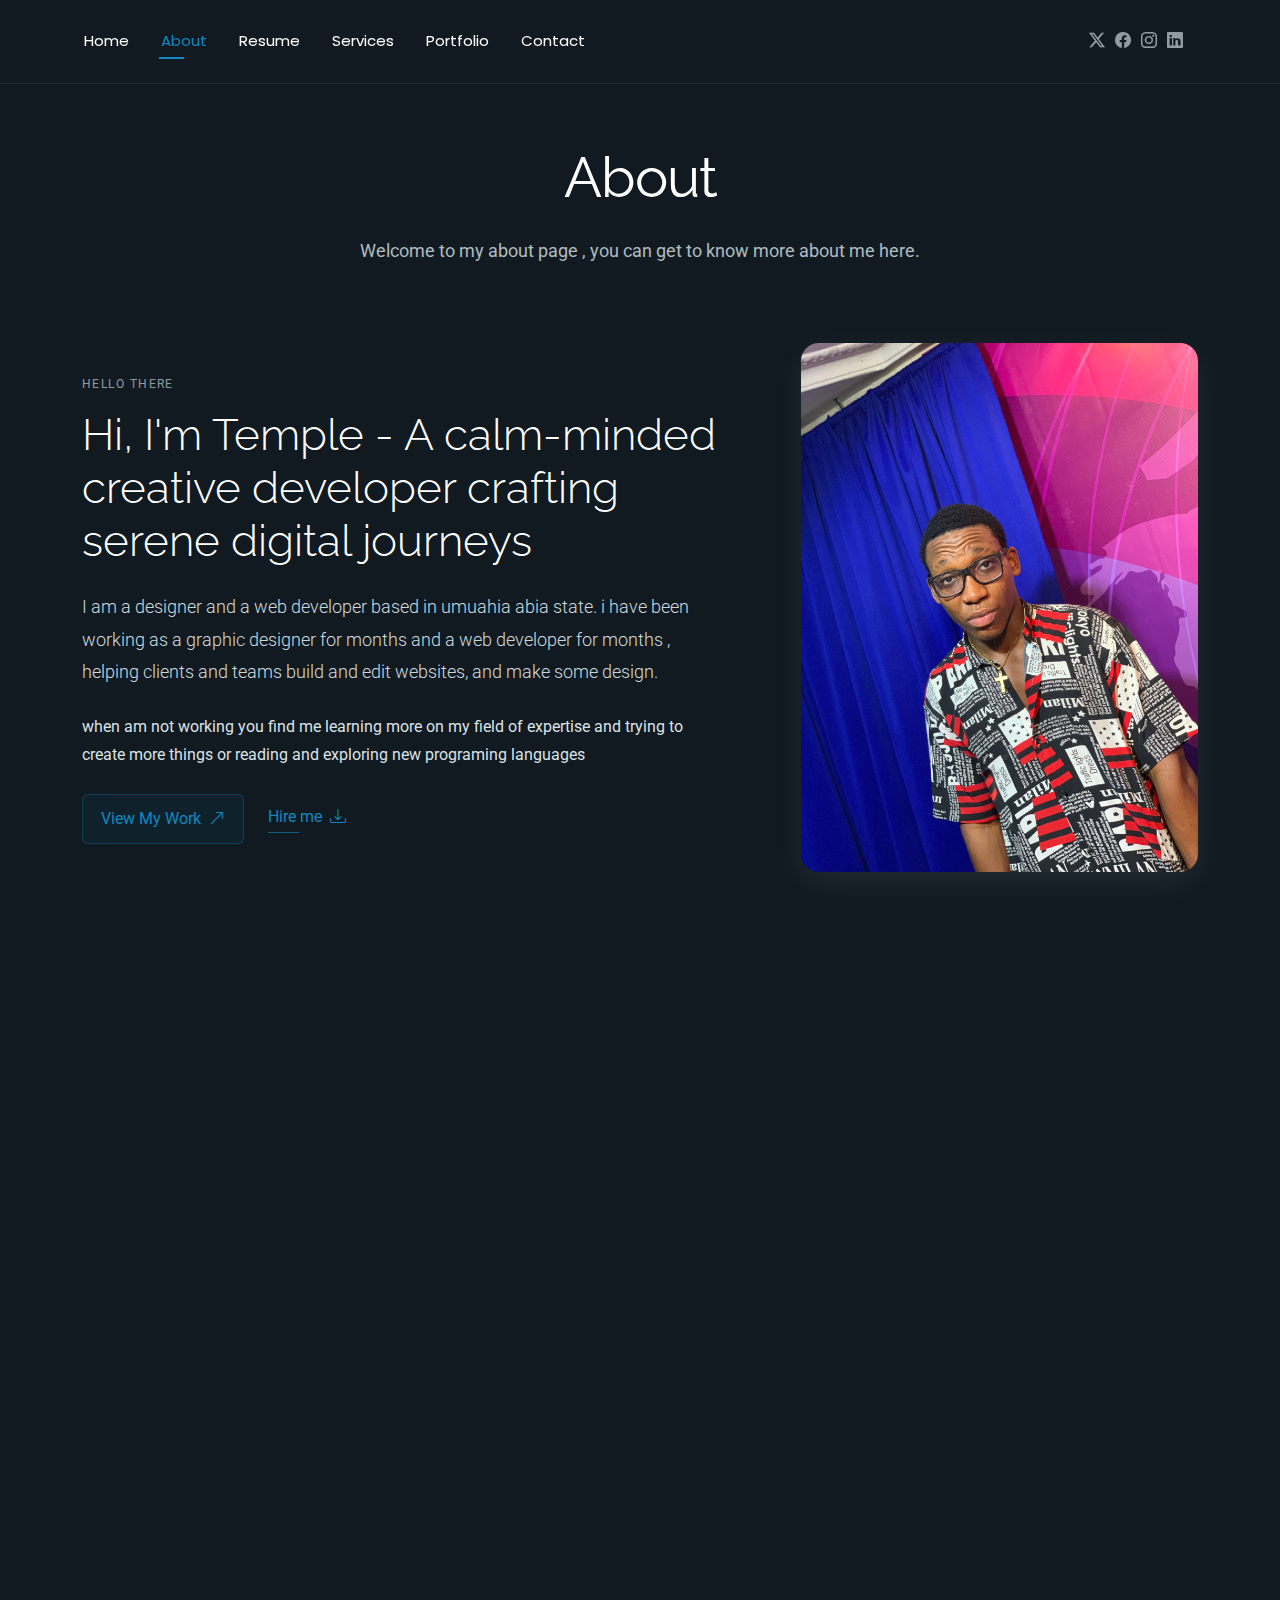
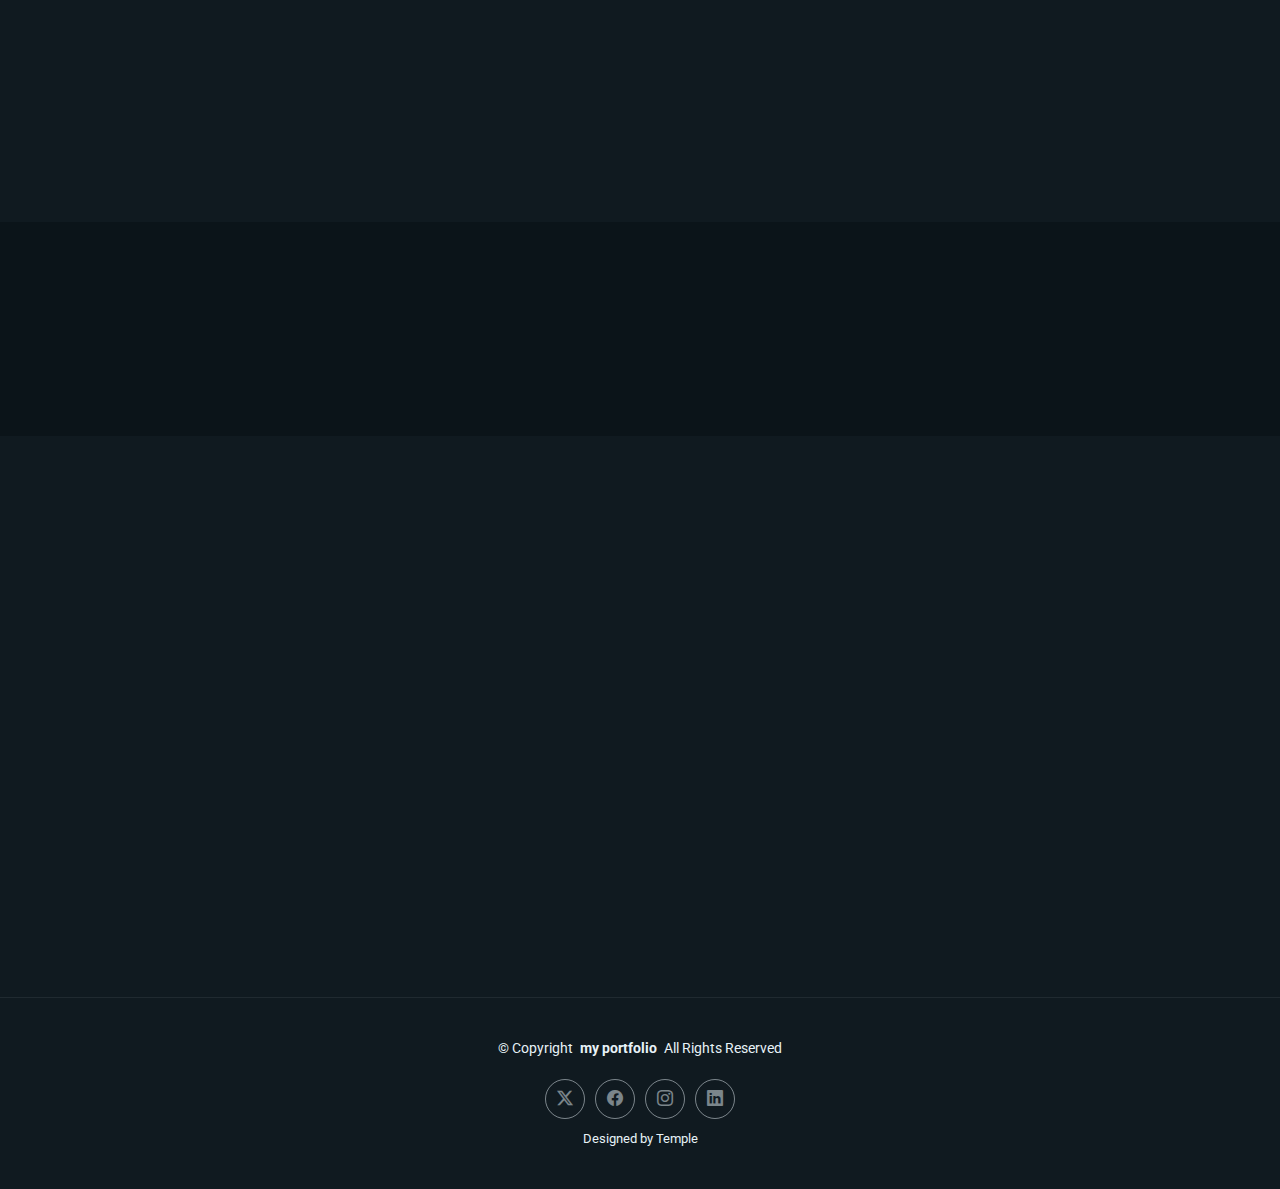
<file: my portfolio/about.html>
<!DOCTYPE html>
<html lang="en">

<head>
  <meta charset="utf-8">
  <meta content="width=device-width, initial-scale=1.0" name="viewport">
  <title>my portfolio</title>
  <meta name="description" content="">
  <meta name="keywords" content="">


   <!-- Favicons -->
 <link rel="shortcut icon" href="images/logo.png" type="image/x-icon">

  <!-- Fonts -->
  <link href="https://fonts.googleapis.com" rel="preconnect">
  <link href="https://fonts.gstatic.com" rel="preconnect" crossorigin>
  <link
    href="https://fonts.googleapis.com/css2?family=Roboto:ital,wght@0,100;0,300;0,400;0,500;0,700;0,900;1,100;1,300;1,400;1,500;1,700;1,900&family=Poppins:ital,wght@0,100;0,200;0,300;0,400;0,500;0,600;0,700;0,800;0,900;1,100;1,200;1,300;1,400;1,500;1,600;1,700;1,800;1,900&family=Raleway:ital,wght@0,100;0,200;0,300;0,400;0,500;0,600;0,700;0,800;0,900;1,100;1,200;1,300;1,400;1,500;1,600;1,700;1,800;1,900&display=swap"
    rel="stylesheet">

  <!-- Vendor CSS Files -->
  <link href="assets/vendor/bootstrap/css/bootstrap.min.css" rel="stylesheet">
  <link href="assets/vendor/bootstrap-icons/bootstrap-icons.css" rel="stylesheet">
  <link href="assets/vendor/aos/aos.css" rel="stylesheet">
  <link href="assets/vendor/swiper/swiper-bundle.min.css" rel="stylesheet">
  <link href="assets/vendor/glightbox/css/glightbox.min.css" rel="stylesheet">

  <!-- Main CSS File -->
  <link href="assets/css/main.css" rel="stylesheet">


</head>

<body class="about-page">

  <header id="header" class="header d-flex align-items-center light-background sticky-top">
    <div class="container position-relative d-flex align-items-center justify-content-between">



      <nav id="navmenu" class="navmenu">
        <ul>
          <li><a href="index.html">Home</a></li>
          <li><a href="about.html" class="active">About</a></li>
          <li><a href="resume.html">Resume</a></li>
          <li><a href="services.html">Services</a></li>
          <li><a href="portfolio.html">Portfolio</a></li>

          </li>
          <li><a href="contact.html">Contact</a></li>
        </ul>
        <i class="mobile-nav-toggle d-xl-none bi bi-list"></i>
      </nav>

      <div class="header-social-links">
        <a href="https://x.com/NTemple23481" class="twitter"><i class="bi bi-twitter-x"></i></a>
        <a href="https://www.facebook.com/share/1MXYjXCAKc/" class="facebook"><i class="bi bi-facebook"></i></a>
        <a href="https://www.instagram.com/nobletemple27444827?igsh=Ym16anY0dmJ6ZG93" class="instagram"><i class="bi bi-instagram"></i></a>
        <a href="#" class="linkedin"><i class="bi bi-linkedin"></i></a>
      </div>

    </div>
  </header>

  <main class="main">

    <!-- About Section -->
    <section id="about" class="about section">

      <!-- Section Title -->
      <div class="container section-title" data-aos="fade-up">
        <h2>About</h2>
        <p class="mb-3" >Welcome to my about page , you can get to know more about me here.</p>
      </div><!-- End Section Title -->

      <div class="container" data-aos="fade-up" data-aos-delay="100">

        <!-- Intro + Photo -->
        <div class="row align-items-center justify-content-between gy-5 mb-5">
          <div class="col-lg-7" data-aos="fade-right" data-aos-delay="150">
            <div class="intro-content">
              <span class="eyebrow">Hello there</span>
              <h2 class="headline">Hi, I'm Temple - A calm-minded creative developer crafting serene digital journeys
              </h2>
              <p class="lead">
                I am a designer and a web developer based in umuahia abia state. i have been working as a graphic designer
                for  months and
                a web developer for months , helping clients and teams build and edit websites, and make some design.
              </p>
              <p>when am not working you find me learning more on my field of expertise and trying to create more things
                or reading
                and exploring new programing languages


              </p>

              <div class="cta-group">
                <a href="portfolio.html" class="btn-ghost">
                  View My Work <i class="bi bi-arrow-up-right"></i>
                </a>
                <a href="contact.html" class="link-underline">
                  Hire me <i class="bi bi-download"></i>
                </a>
              </div>
            </div>
          </div>

          <div class="col-lg-5" data-aos="zoom-in" data-aos-delay="250">
            <figure class="profile-figure text-center text-lg-end">
              <img src="images/1760178297261.jpeg" alt="Portrait of Alex" class="img-fluid profile-photo">
            </figure>
          </div>
        </div>
        <!-- End Intro + Photo -->

        <!-- Skills Grid -->
        <div class="mb-5">
          <div class="row g-4">
            <div class="col-6 col-md-4 col-lg-3" data-aos="fade-up" data-aos-delay="120">
              <div class="skill-item">
                <i class="bi bi-layout-text-window"></i>
                <h3>UI/UX</h3>
                <p>use figma for most of my web layout</p>
              </div>
            </div>
            <div class="col-6 col-md-4 col-lg-3" data-aos="fade-up" data-aos-delay="180">
              <div class="skill-item">
                <i class="bi bi-code-slash"></i>
                <h3>python</h3>
                <p>building modern project with phython</p>
              </div>
            </div>
            <div class="col-6 col-md-4 col-lg-3" data-aos="fade-up" data-aos-delay="240">
              <div class="skill-item">
                <i class="bi bi-phone"></i>
                <h3>Mobile-first</h3>
                <p>building mobile application</p>
              </div>
            </div>
            <div class="col-6 col-md-4 col-lg-3" data-aos="fade-up" data-aos-delay="300">
              <div class="skill-item">
                <i class="bi bi-camera"></i>
                <h3>Photography</h3>
                <p>i'm a Photographer with an eye for details </p>
              </div>
            </div>
          </div>
        </div>
        <!-- End Skills Grid -->

        <!-- Journey Timeline -->
        <div class="mb-5">
          <div class="row g-4">
            <div class="col-md-6 col-lg-3" data-aos="fade-up" data-aos-delay="120">
              <article class="timeline-item">
                <span class="dot"></span>
                <time>2025 /07/ </time>
                <h4>Frontend</h4>
                <p>learnt the basics</p>
              </article>
            </div>
            <div class="col-md-6 col-lg-3" data-aos="fade-up" data-aos-delay="180">
              <article class="timeline-item">
                <span class="dot"></span>
                <time>2025 /08/</time>
                <h4>Freelance Start</h4>
                <p> Worked as a freelancer </p>
              </article>
            </div>
            <div class="col-md-6 col-lg-3" data-aos="fade-up" data-aos-delay="240">
              <article class="timeline-item">
                <span class="dot"></span>
                <time>2025 /09/</time>
                <h4>Joined developers group</h4>
                <p>To connect with better people</p>
              </article>
            </div>
            <div class="col-md-6 col-lg-3" data-aos="fade-up" data-aos-delay="300">
              <article class="timeline-item">
                <span class="dot"></span>
                <time>2025 /10/</time>
                <h4>started python </h4>
                <p>wanted to know more </p>
              </article>
            </div>
          </div>
        </div>
        <!-- End Journey Timeline -->



      </div>

    </section><!-- /About Section -->

    <!-- Skills Section -->
    <section id="skills" class="skills section">

      <!-- Section Title -->
      <div class="container section-title" data-aos="fade-up">
        <h2>Skills</h2>
        <p>These are the skills i have accquired over the few months i went into  the tech industry</p>
      </div><!-- End Section Title -->

      <div class="container" data-aos="fade-up" data-aos-delay="100">

        <div class="row g-4 skills-animation">

          <div class="col-md-6 col-lg-3" data-aos="fade-up" data-aos-delay="100">
            <div class="skill-box">
              <h3>HTML</h3>
              <p>learnt it from scratch with the sematics</p>
              <span class="text-end d-block">90%</span>
              <div class="progress">
                <div class="progress-bar" role="progressbar" aria-valuenow="90" aria-valuemin="0" aria-valuemax="100">
                </div>
              </div>
            </div>
          </div>

          <div class="col-md-6 col-lg-3" data-aos="fade-up" data-aos-delay="200">
            <div class="skill-box">
              <h3>CSS</h3>
              <p>learnt it and understood it .</p>
              <span class="text-end d-block">90%</span>
              <div class="progress">
                <div class="progress-bar" role="progressbar" aria-valuenow="95" aria-valuemin="0" aria-valuemax="100">
                </div>
              </div>
            </div>
          </div>

          <div class="col-md-6 col-lg-3" data-aos="fade-up" data-aos-delay="300">
            <div class="skill-box">
              <h3>JavaScript</h3>
              <p>Took time but got what i needed </p>
              <span class="text-end d-block">50%</span>
              <div class="progress">
                <div class="progress-bar" role="progressbar" aria-valuenow="80" aria-valuemin="0" aria-valuemax="100">
                </div>
              </div>
            </div>
          </div>

          <div class="col-md-6 col-lg-3" data-aos="fade-up" data-aos-delay="400">
            <div class="skill-box">
              <h3>python</h3>
              <p>went into python for more Experience</p>
              <span class="text-end d-block">50%</span>
              <div class="progress">
                <div class="progress-bar" role="progressbar" aria-valuenow="55" aria-valuemin="0" aria-valuemax="100">
                </div>
              </div>
            </div>
          </div>

        </div>

      </div>

    </section><!-- /Skills Section -->

    <!-- Stats Section -->
    <section id="stats" class="stats section dark-background">

      <div class="container" data-aos="fade-up" data-aos-delay="100">

        <div class="row align-items-center">
          <div class="col-lg-4" data-aos="fade-up" data-aos-delay="200">
            <div class="avatars d-flex align-items-center">
              <img src="images/david.jpeg" alt="Avatar 1" class="rounded-circle" loading="lazy">
              <img src="images/mua4.jpg" alt="Avatar 2" class="rounded-circle" loading="lazy">
              <img src="images/WhatsApp Image 2025-12-29 at 14.59.20.jpeg" alt="Avatar 3" class="rounded-circle" loading="lazy">
              <img src="images/mentor.jpg" alt="Avatar 4" class="rounded-circle" loading="lazy">
            </div>
          </div>

          <div class="col-lg-8">
            <div class="row counters">
              <div class="col-md-4" data-aos="fade-up" data-aos-delay="300">
                <h2><span data-purecounter-start="0" data-purecounter-end="50" data-purecounter-duration="1"
                    class="purecounter"></span>+</h2>
                <p>projects</p>
              </div>

              <div class="col-md-4" data-aos="fade-up" data-aos-delay="400">
                <h2><span data-purecounter-start="0" data-purecounter-end="3" data-purecounter-duration="1"
                    class="purecounter"></span>K</h2>
                <p>Active followers</p>
              </div>

              <div class="col-md-4" data-aos="fade-up" data-aos-delay="500">
                <h2><span data-purecounter-start="0" data-purecounter-end="90" data-purecounter-duration="1"
                    class="purecounter"></span>+</h2>
                <p>Good workdone comments</p>
              </div>
            </div>
          </div>
        </div>
      </div>

    </section><!-- /Stats Section -->

    <!-- Testimonials Section -->
    <section id="testimonials" class="testimonials section">

      <!-- Section Title -->
      <div class="container section-title" data-aos="fade-up">
        <h2>Testimonials</h2>
        <p>What people say about my work</p>
      </div><!-- End Section Title -->

      <div class="container" data-aos="fade-up" data-aos-delay="100">

        <div class="swiper init-swiper">
          <script type="application/json" class="swiper-config">
            {
              "loop": true,
              "speed": 600,
              "autoplay": {
                "delay": 5000
              },
              "slidesPerView": "auto",
              "pagination": {
                "el": ".swiper-pagination",
                "type": "bullets",
                "clickable": true
              }
            }
          </script>
          <div class="swiper-wrapper">

            <div class="swiper-slide">
              <div class="testimonial-item">
                <div class="row gy-4 justify-content-center">
                  <div class="col-lg-6">
                    <div class="testimonial-content">
                      <p>
                        <i class="bi bi-quote quote-icon-left"></i>
                        <span>Temple is someone who consistently shows curiosity, discipline, and a real passion for
                          technology. he learns quickly, ask the right questions, and he is not afraid to take on
                          challenges.</span>
                        <i class="bi bi-quote quote-icon-right"></i>
                      </p>
                      <h3>David Obasi</h3>
                      <h4>Graphic designer</h4>
                      <div class="stars">
                        <i class="bi bi-star-fill"></i><i class="bi bi-star-fill"></i><i class="bi bi-star-fill"></i><i
                          class="bi bi-star-fill"></i><i class="bi bi-star-fill"></i>
                      </div>
                    </div>
                  </div>
                  <div class="col-lg-2 text-center">
                    <img src="images/david.jpeg" class="img-fluid testimonial-img" alt="">
                  </div>
                </div>
              </div>
            </div><!-- End testimonial item -->

            <div class="swiper-slide">
              <div class="testimonial-item">
                <div class="row gy-4 justify-content-center">
                  <div class="col-lg-6">
                    <div class="testimonial-content">
                      <p>
                        <i class="bi bi-quote quote-icon-left"></i>
                        <span>Working with Temple has been a great experience. he is reliable, focused, and
                          communicates clearly. Temple brings a strong work ethic and a willingness to improve, which is
                          exactly what you want in a growing tech enviroment </span>
                        <i class="bi bi-quote quote-icon-right"></i>
                      </p>
                      <h3>munachi</h3>
                      <h4>software developer</h4>
                      <div class="stars">
                        <i class="bi bi-star-fill"></i><i class="bi bi-star-fill"></i><i class="bi bi-star-fill"></i><i
                          class="bi bi-star-fill"></i><i class="bi bi-star-fill"></i>
                      </div>
                    </div>
                  </div>
                  <div class="col-lg-2 text-center">
                    <img src="images/mua4.jpg" class="img-fluid testimonial-img" alt="">
                  </div>
                </div>
              </div>
            </div><!-- End testimonial item -->

            <div class="swiper-slide">
              <div class="testimonial-item">
                <div class="row gy-4 justify-content-center">
                  <div class="col-lg-6">
                    <div class="testimonial-content">
                      <p>
                        <i class="bi bi-quote quote-icon-left"></i>
                        <span>Temple shows initiative, creativity, and a genuine interest in building meaningful things
                          his commitment to learning and improving his skills makes him someone I would
                          absolutely recommend for future opportunities in tech</span>
                        <i class="bi bi-quote quote-icon-right"></i>
                      </p>
                      <h3>Elmah Craft</h3>
                      <h4>Fashion Designer</h4>
                      <div class="stars">
                        <i class="bi bi-star-fill"></i><i class="bi bi-star-fill"></i><i class="bi bi-star-fill"></i><i
                          class="bi bi-star-fill"></i><i class="bi bi-star-fill"></i>
                      </div>
                    </div>
                  </div>
                  <div class="col-lg-2 text-center">
                    <img src="images/WhatsApp Image 2025-12-29 at 14.59.20.jpeg" class="img-fluid testimonial-img" alt="">
                  </div>
                </div>
              </div>
            </div><!-- End testimonial item -->

            <div class="swiper-slide">
              <div class="testimonial-item">
                <div class="row gy-4 justify-content-center">
                  <div class="col-lg-6">
                    <div class="testimonial-content">
                      <p>
                        <i class="bi bi-quote quote-icon-left"></i>
                        <span>Temple stands out with his consistency and drive in lerning . he dosent just aim to complete
                          tasks he aims to understand them. That mindset will take him far in the tech industry</span>
                        <i class="bi bi-quote quote-icon-right"></i>
                      </p>
                      <h3>Emmanuel</h3>
                      <h4>Fx Mentor</h4>
                      <div class="stars">
                        <i class="bi bi-star-fill"></i><i class="bi bi-star-fill"></i><i class="bi bi-star-fill"></i><i
                          class="bi bi-star-fill"></i><i class="bi bi-star-fill"></i>
                      </div>
                    </div>
                  </div>
                  <div class="col-lg-2 text-center">
                    <img src="images/mentor.jpg" class="img-fluid testimonial-img" alt="">
                  </div>
                </div>
              </div>
            </div><!-- End testimonial item -->

          </div>
          <div class="swiper-pagination"></div>
        </div>

      </div>

    </section><!-- /Testimonials Section -->

  </main>

  <footer id="footer" class="footer">

    <div class="container">
      <div class="copyright text-center ">
        <p>© <span>Copyright</span> <strong class="px-1 sitename">my portfolio</strong> <span>All Rights Reserved<br></span>
        </p>
      </div>
      <div class="social-links d-flex justify-content-center">
        <a href="https://x.com/NTemple23481"><i class="bi bi-twitter-x"></i></a>
        <a href="https://www.facebook.com/share/1MXYjXCAKc/"><i class="bi bi-facebook"></i></a>
        <a href="https://www.instagram.com/nobletemple27444827?igsh=Ym16anY0dmJ6ZG93"><i class="bi bi-instagram"></i></a>
        <a href=""><i class="bi bi-linkedin"></i></a>
      </div>
      <div class="credits">
        Designed by Temple </a>
      </div>
    </div>

  </footer>

  <!-- Scroll Top -->
  <a href="#" id="scroll-top" class="scroll-top d-flex align-items-center justify-content-center"><i
      class="bi bi-arrow-up-short"></i></a>

  <!-- Preloader -->
  <div id="preloader"></div>

  <!-- Vendor JS Files -->
  <script src="assets/vendor/bootstrap/js/bootstrap.bundle.min.js"></script>
  <script src="assets/vendor/php-email-form/validate.js"></script>
  <script src="assets/vendor/aos/aos.js"></script>
  <script src="assets/vendor/typed.js/typed.umd.js"></script>
  <script src="assets/vendor/waypoints/noframework.waypoints.js"></script>
  <script src="assets/vendor/purecounter/purecounter_vanilla.js"></script>
  <script src="assets/vendor/swiper/swiper-bundle.min.js"></script>
  <script src="assets/vendor/imagesloaded/imagesloaded.pkgd.min.js"></script>
  <script src="assets/vendor/isotope-layout/isotope.pkgd.min.js"></script>
  <script src="assets/vendor/glightbox/js/glightbox.min.js"></script>

  <!-- Main JS File -->
  <script src="assets/js/main.js"></script>

</body>

</html>
</file>
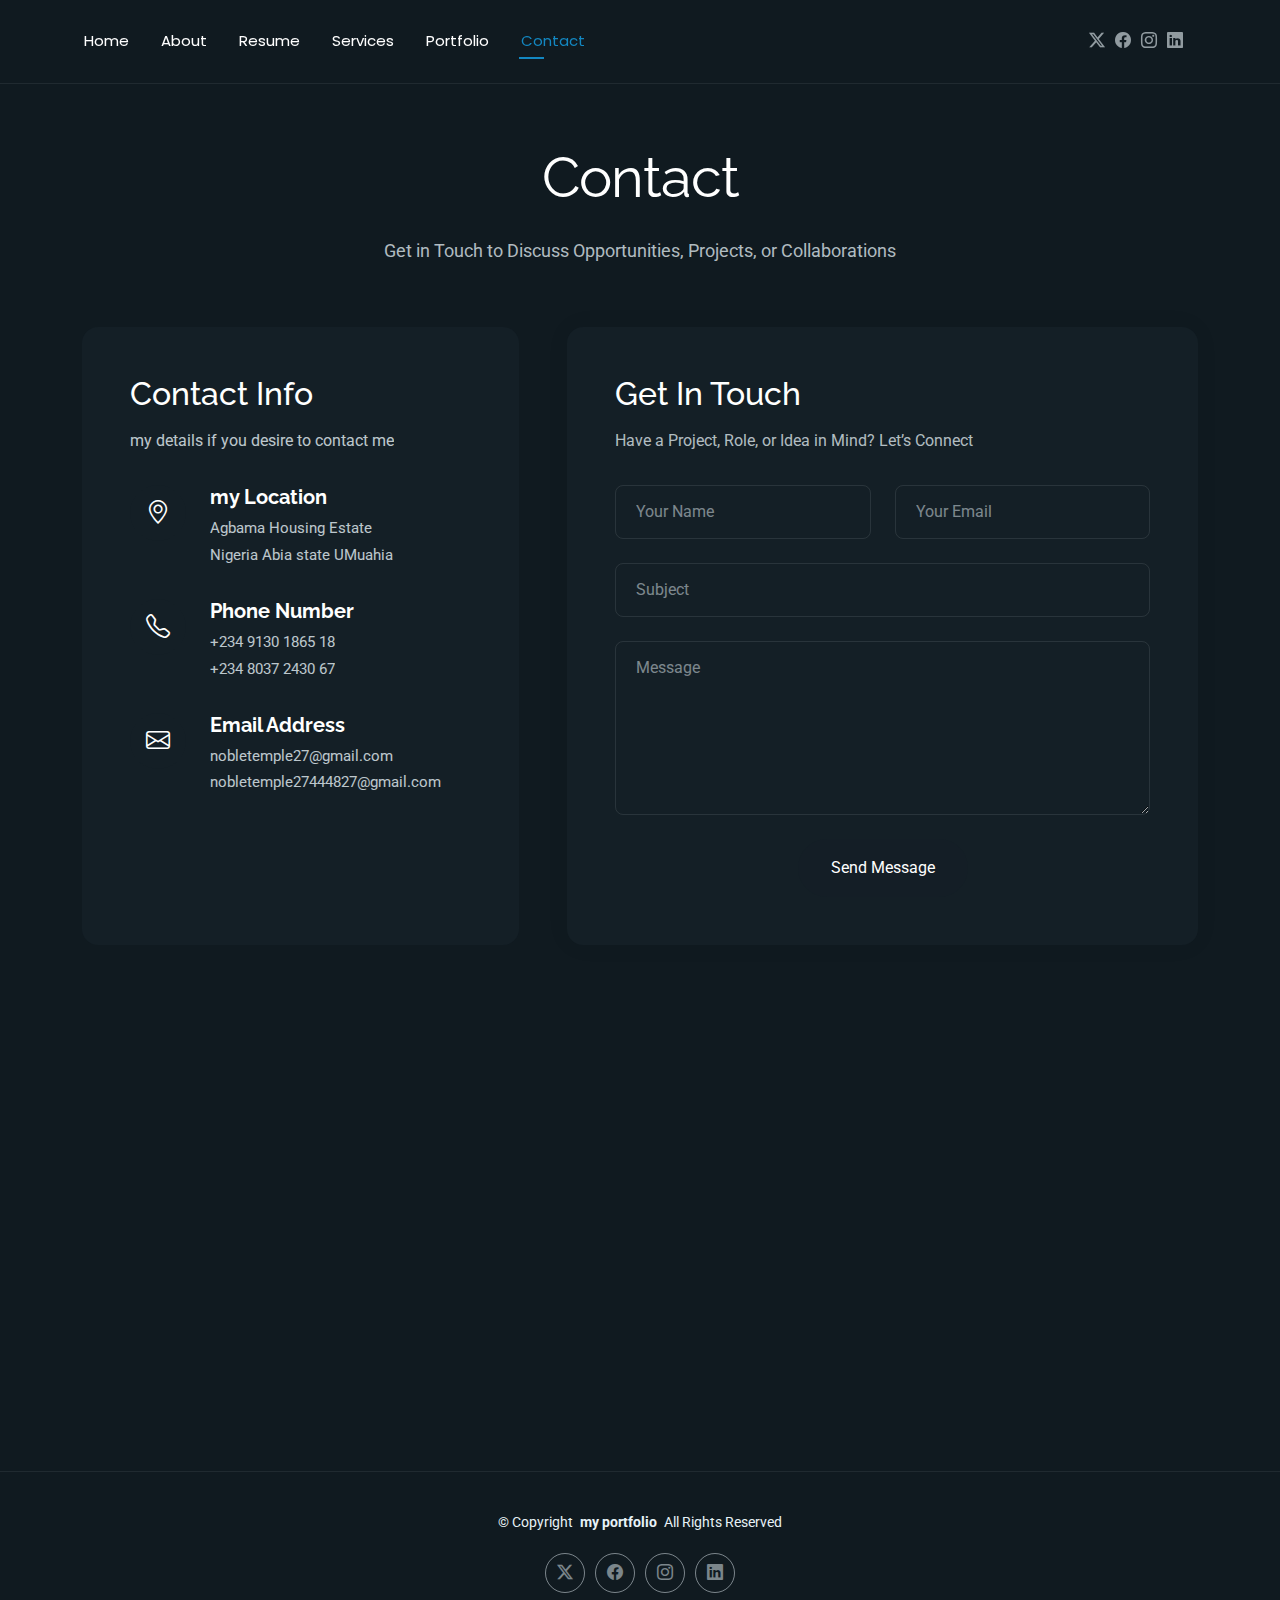
<file: my portfolio/contact.html>
<!DOCTYPE html>
<html lang="en">

<head>
  <meta charset="utf-8">
  <meta content="width=device-width, initial-scale=1.0" name="viewport">
  <title>my portfolio</title>
  <meta name="description" content="">
  <meta name="keywords" content="">

  <!-- Favicons -->
  
 <link rel="shortcut icon" href="images/logo.png" type="image/x-icon">
  <!-- Fonts -->
  <link href="https://fonts.googleapis.com" rel="preconnect">
  <link href="https://fonts.gstatic.com" rel="preconnect" crossorigin>
  <link
    href="https://fonts.googleapis.com/css2?family=Roboto:ital,wght@0,100;0,300;0,400;0,500;0,700;0,900;1,100;1,300;1,400;1,500;1,700;1,900&family=Poppins:ital,wght@0,100;0,200;0,300;0,400;0,500;0,600;0,700;0,800;0,900;1,100;1,200;1,300;1,400;1,500;1,600;1,700;1,800;1,900&family=Raleway:ital,wght@0,100;0,200;0,300;0,400;0,500;0,600;0,700;0,800;0,900;1,100;1,200;1,300;1,400;1,500;1,600;1,700;1,800;1,900&display=swap"
    rel="stylesheet">

  <!-- Vendor CSS Files -->
  <link href="assets/vendor/bootstrap/css/bootstrap.min.css" rel="stylesheet">
  <link href="assets/vendor/bootstrap-icons/bootstrap-icons.css" rel="stylesheet">
  <link href="assets/vendor/aos/aos.css" rel="stylesheet">
  <link href="assets/vendor/swiper/swiper-bundle.min.css" rel="stylesheet">
  <link href="assets/vendor/glightbox/css/glightbox.min.css" rel="stylesheet">

  <!-- Main CSS File -->
  <link href="assets/css/main.css" rel="stylesheet">

</head>

<body class="contact-page">

  <header id="header" class="header d-flex align-items-center light-background sticky-top">
    <div class="container position-relative d-flex align-items-center justify-content-between">

      <nav id="navmenu" class="navmenu">
        <ul>
          <li><a href="index.html">Home</a></li>
          <li><a href="about.html">About</a></li>
          <li><a href="resume.html">Resume</a></li>
          <li><a href="services.html">Services</a></li>
          <li><a href="portfolio.html">Portfolio</a></li>
          </li>
          <li><a href="contact.html" class="active">Contact</a></li>
        </ul>
        <i class="mobile-nav-toggle d-xl-none bi bi-list"></i>
      </nav>

      <div class="header-social-links">
        <a href="https://x.com/NTemple23481" class="twitter"><i class="bi bi-twitter-x"></i></a>
        <a href="https://www.facebook.com/share/1MXYjXCAKc/" class="facebook"><i class="bi bi-facebook"></i></a>
        <a href="https://www.instagram.com/nobletemple27444827?igsh=Ym16anY0dmJ6ZG93" class="instagram"><i class="bi bi-instagram"></i></a>
        <a href="#" class="linkedin"><i class="bi bi-linkedin"></i></a>
      </div>

    </div>
  </header>

  <main class="main">

    <!-- Contact Section -->
    <section id="contact" class="contact section">

      <!-- Section Title -->
      <div class="container section-title" data-aos="fade-up">
        <h2>Contact</h2>
        <p>Get in Touch to Discuss Opportunities, Projects, or Collaborations </p>
      </div><!-- End Section Title -->

      <div class="container" data-aos="fade-up" data-aos-delay="100">

        <div class="row g-4 g-lg-5">
          <div class="col-lg-5">
            <div class="info-box" data-aos="fade-up" data-aos-delay="200">
              <h3>Contact Info</h3>
              <p> my details if you desire to contact me</p>

              <div class="info-item" data-aos="fade-up" data-aos-delay="300">
                <div class="icon-box">
                  <i class="bi bi-geo-alt"></i>
                </div>
                <div class="content">
                  <h4>my Location</h4>
                  <p>Agbama Housing Estate</p>
                  <p>Nigeria  Abia state UMuahia</p>
                </div>
              </div>

              <div class="info-item" data-aos="fade-up" data-aos-delay="400">
                <div class="icon-box">
                  <i class="bi bi-telephone"></i>
                </div>
                <div class="content">
                  <h4>Phone Number</h4>
                  <p>+234 9130 1865 18 </p>
                  <p>+234 8037 2430 67</p>
                </div>
              </div>

              <div class="info-item" data-aos="fade-up" data-aos-delay="500">
                <div class="icon-box">
                  <i class="bi bi-envelope"></i>
                </div>
                <div class="content">
                  <h4>Email Address</h4>
                  <p>nobletemple27@gmail.com</p>
                   <p>nobletemple27444827@gmail.com</p>
                  
                </div>
              </div>
            </div>
          </div>

          <div class="col-lg-7">
            <div class="contact-form" data-aos="fade-up" data-aos-delay="300">
              <h3>Get In Touch</h3>
              <p>Have a Project, Role, or Idea in Mind? Let’s Connect
              </p>

              <form action="forms/contact.php" method="post" class="php-email-form" data-aos="fade-up"
                data-aos-delay="200">
                <div class="row gy-4">

                  <div class="col-md-6">
                    <input type="text" name="name" class="form-control" placeholder="Your Name" required="">
                  </div>

                  <div class="col-md-6 ">
                    <input type="email" class="form-control" name="email" placeholder="Your Email" required="">
                  </div>

                  <div class="col-12">
                    <input type="text" class="form-control" name="subject" placeholder="Subject" required="">
                  </div>

                  <div class="col-12">
                    <textarea class="form-control" name="message" rows="6" placeholder="Message" required=""></textarea>
                  </div>

                  <div class="col-12 text-center">
                    <div class="loading">Loading</div>
                    <div class="error-message"></div>
                    <div class="sent-message">Your message has been sent. Thank you!</div>

                    <button type="submit" class="btn">Send Message</button>
                  </div>

                </div>
              </form>

            </div>
          </div>

        </div>

      </div>

    </section><!-- /Contact Section -->

    <!-- map -->
     <div class="map mb-3 "data-aos="fade-up" data-aos-delay="300" style="width: 100% ;">
      <iframe src="https://www.google.com/maps/embed?pb=!1m18!1m12!1m3!1d3971.4506334128814!2d7.498626423042112!3d5.499903334169468!2m3!1f0!2f0!3f0!3m2!1i1024!2i768!4f13.1!3m3!1m2!1s0x1042dcdfa5a4f133%3A0x2c6f190800585a3b!2sAgbama%20Estate!5e0!3m2!1sen!2sng!4v1767262780610!5m2!1sen!2sng" width="600" height="450" style="border:0;" allowfullscreen="" loading="lazy" referrerpolicy="no-referrer-when-downgrade"></iframe>
     </div>

  </main>

  <footer id="footer" class="footer">

    <div class="container">
      <div class="copyright text-center ">
        <p>© <span>Copyright</span> <strong class="px-1 sitename">my portfolio</strong> <span>All Rights Reserved<br></span>
        </p>
      </div>
      <div class="social-links d-flex justify-content-center">
        <a href="https://x.com/NTemple23481"><i class="bi bi-twitter-x"></i></a>
        <a href="https://www.facebook.com/share/1MXYjXCAKc/"><i class="bi bi-facebook"></i></a>
        <a href="https://www.instagram.com/nobletemple27444827?igsh=Ym16anY0dmJ6ZG93"><i class="bi bi-instagram"></i></a>
        <a href=""><i class="bi bi-linkedin"></i></a>
      </div>
     

  </footer>

  <!-- Scroll Top -->
  <a href="#" id="scroll-top" class="scroll-top d-flex align-items-center justify-content-center"><i
      class="bi bi-arrow-up-short"></i></a>

  <!-- Preloader -->
  <div id="preloader"></div>

  <!-- Vendor JS Files -->
  <script src="assets/vendor/bootstrap/js/bootstrap.bundle.min.js"></script>
  <script src="assets/vendor/php-email-form/validate.js"></script>
  <script src="assets/vendor/aos/aos.js"></script>
  <script src="assets/vendor/typed.js/typed.umd.js"></script>
  <script src="assets/vendor/waypoints/noframework.waypoints.js"></script>
  <script src="assets/vendor/purecounter/purecounter_vanilla.js"></script>
  <script src="assets/vendor/swiper/swiper-bundle.min.js"></script>
  <script src="assets/vendor/imagesloaded/imagesloaded.pkgd.min.js"></script>
  <script src="assets/vendor/isotope-layout/isotope.pkgd.min.js"></script>
  <script src="assets/vendor/glightbox/js/glightbox.min.js"></script>

  <!-- Main JS File -->
  <script src="assets/js/main.js"></script>

</body>

</html>
</file>
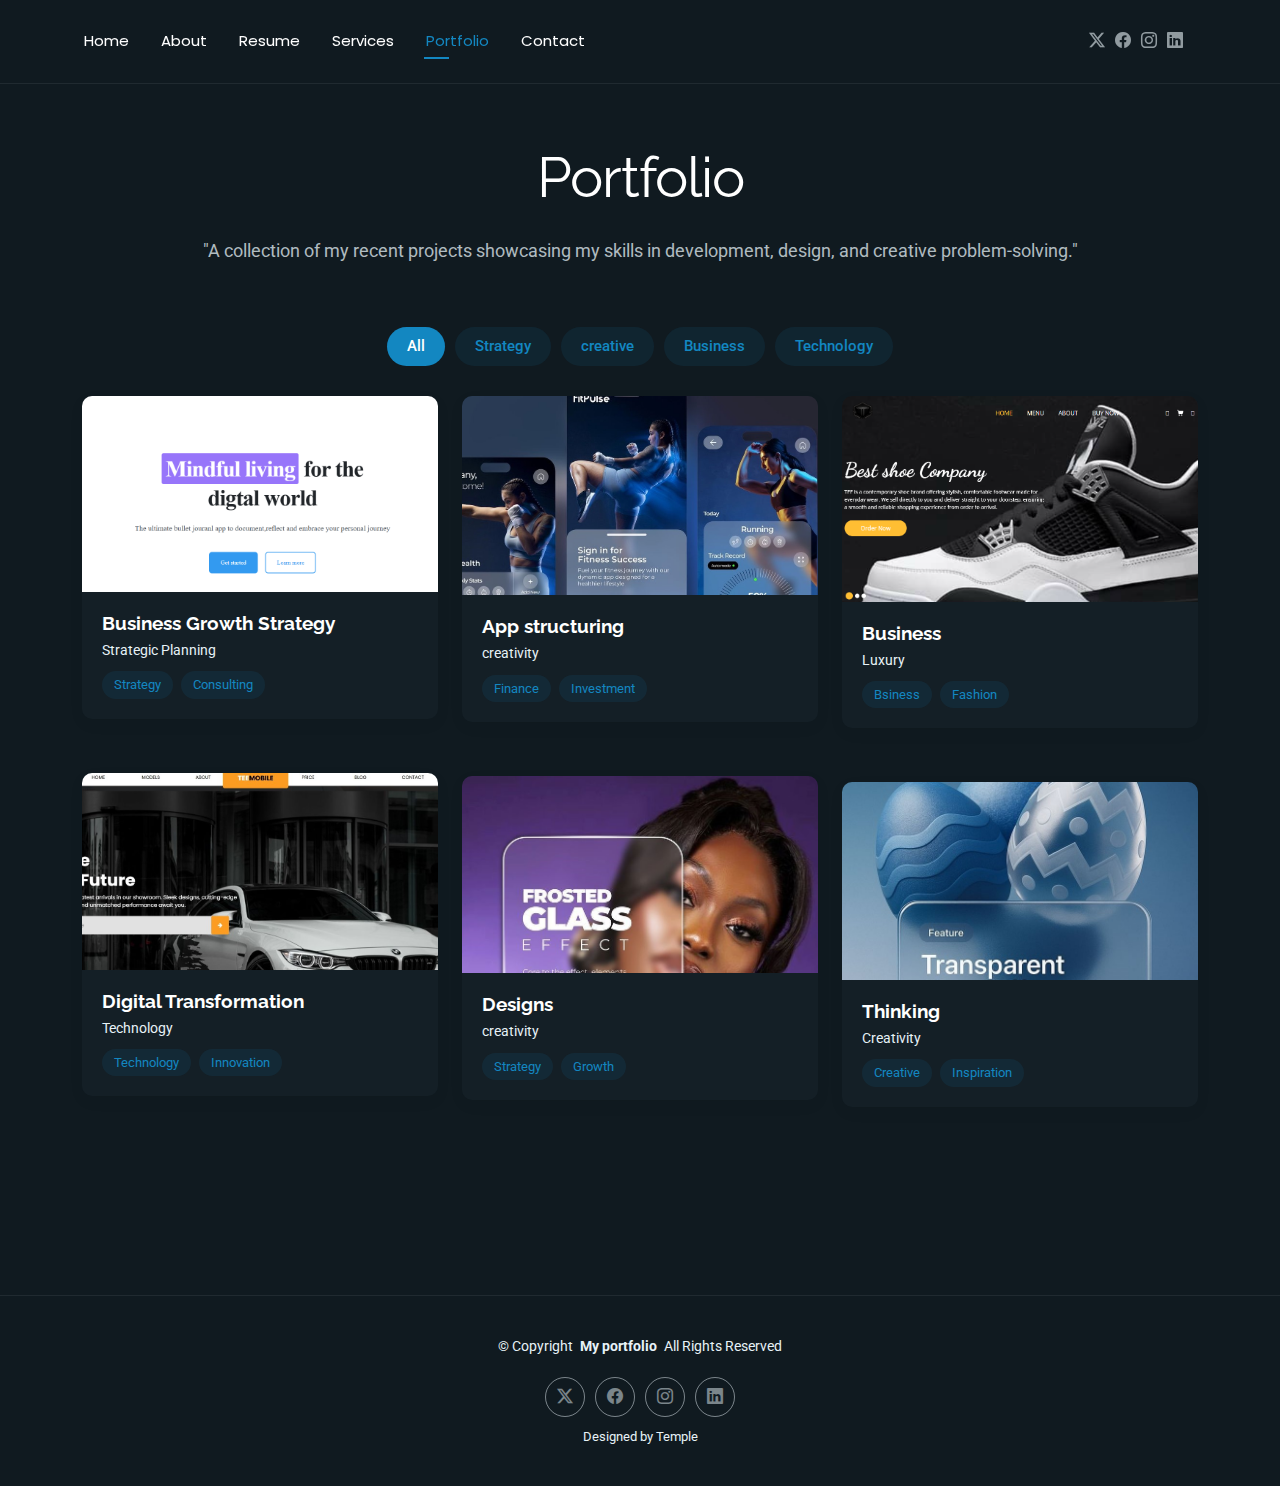
<file: my portfolio/portfolio.html>
<!DOCTYPE html>
<html lang="en">

<head>
  <meta charset="utf-8">
  <meta content="width=device-width, initial-scale=1.0" name="viewport">
  <title>my portfolio</title>
  <meta name="description" content="">
  <meta name="keywords" content="">

  <!-- Favicons -->
 <link rel="shortcut icon" href="images/logo.png" type="image/x-icon">
  <!-- Fonts -->
  <link href="https://fonts.googleapis.com" rel="preconnect">
  <link href="https://fonts.gstatic.com" rel="preconnect" crossorigin>
  <link
    href="https://fonts.googleapis.com/css2?family=Roboto:ital,wght@0,100;0,300;0,400;0,500;0,700;0,900;1,100;1,300;1,400;1,500;1,700;1,900&family=Poppins:ital,wght@0,100;0,200;0,300;0,400;0,500;0,600;0,700;0,800;0,900;1,100;1,200;1,300;1,400;1,500;1,600;1,700;1,800;1,900&family=Raleway:ital,wght@0,100;0,200;0,300;0,400;0,500;0,600;0,700;0,800;0,900;1,100;1,200;1,300;1,400;1,500;1,600;1,700;1,800;1,900&display=swap"
    rel="stylesheet">

  <!-- Vendor CSS Files -->
  <link href="assets/vendor/bootstrap/css/bootstrap.min.css" rel="stylesheet">
  <link href="assets/vendor/bootstrap-icons/bootstrap-icons.css" rel="stylesheet">
  <link href="assets/vendor/aos/aos.css" rel="stylesheet">
  <link href="assets/vendor/swiper/swiper-bundle.min.css" rel="stylesheet">
  <link href="assets/vendor/glightbox/css/glightbox.min.css" rel="stylesheet">

  <!-- Main CSS File -->
  <link href="assets/css/main.css" rel="stylesheet">


</head>

<body class="portfolio-page">

  <header id="header" class="header d-flex align-items-center light-background sticky-top">
    <div class="container position-relative d-flex align-items-center justify-content-between">



      <nav id="navmenu" class="navmenu">
        <ul>
          <li><a href="index.html">Home</a></li>
          <li><a href="about.html">About</a></li>
          <li><a href="resume.html">Resume</a></li>
          <li><a href="services.html">Services</a></li>
          <li><a href="portfolio.html" class="active">Portfolio</a></li>

          </li>
          <li><a href="contact.html">Contact</a></li>
        </ul>
        <i class="mobile-nav-toggle d-xl-none bi bi-list"></i>
      </nav>

      <div class="header-social-links">
        <a href="https://x.com/NTemple23481" class="twitter"><i class="bi bi-twitter-x"></i></a>
        <a href="https://www.facebook.com/share/1MXYjXCAKc/" class="facebook"><i class="bi bi-facebook"></i></a>
        <a href="https://www.instagram.com/nobletemple27444827?igsh=Ym16anY0dmJ6ZG93" class="instagram"><i class="bi bi-instagram"></i></a>
        <a href="#" class="linkedin"><i class="bi bi-linkedin"></i></a>
      </div>

    </div>
  </header>

  <main class="main">

    <!-- Portfolio Section -->
    <section id="portfolio" class="portfolio section">

      <!-- Section Title -->
      <div class="container section-title" data-aos="fade-up">
        <h2>Portfolio</h2>
        <p>"A collection of my recent projects showcasing my skills in development, design, and creative problem-solving."</p>
      </div><!-- End Section Title -->

      <div class="container" data-aos="fade-up" data-aos-delay="100">

        <div class="isotope-layout" data-default-filter="*" data-layout="masonry" data-sort="original-order">
          <ul class="portfolio-filters isotope-filters" data-aos="fade-up" data-aos-delay="200">
            <li data-filter="*" class="filter-active">All</li>
            <li data-filter=".filter-strategy">Strategy</li>
            <li data-filter=".filter-finance">creative</li>
            <li data-filter=".filter-operations">Business</li>
            <li data-filter=".filter-technology">Technology</li>
          </ul><!-- End Portfolio Filters -->

          <div class="row gy-4 isotope-container" data-aos="fade-up" data-aos-delay="300">
            <div class="col-lg-4 col-md-6 portfolio-item isotope-item filter-strategy">
              <div class="portfolio-card">
                <div class="portfolio-img">
                  <img src="images/my project.png" alt="Portfolio Item" class="img-fluid">
                  <div class="portfolio-overlay">
                    <a href="https://myjournalproject.vercel.app/" class="glightbox portfolio-lightbox"><i
                        class="bi bi-plus"></i></a>
                    <a href="https://myjournalproject.vercel.app/" class="portfolio-details-link"><i class="bi bi-link"></i></a>
                  </div>
                </div>
                <div class="portfolio-info">
                  <h4>Business Growth Strategy</h4>
                  <p>Strategic Planning</p>
                  <div class="portfolio-tags">
                    <span>Strategy</span>
                    <span>Consulting</span>
                  </div>
                </div>
              </div>
            </div>

            <div class="col-lg-4 col-md-6 portfolio-item isotope-item filter-finance">
              <div class="portfolio-card">
                <div class="portfolio-img">
                  <img src="images/app image - Copy.jpg" alt="Portfolio Item" class="img-fluid">
                  <div class="portfolio-overlay">
                    <a href="images/app image.jpg" class="glightbox portfolio-lightbox"><i
                        class="bi bi-plus"></i></a>
                    <a href="images/app image.jpg" class="portfolio-details-link"><i class="bi bi-link"></i></a>
                  </div>
                </div>
                <div class="portfolio-info">
                  <h4>App structuring</h4>
                  <p>creativity</p>
                  <div class="portfolio-tags">
                    <span>Finance</span>
                    <span>Investment</span>
                  </div>
                </div>
              </div>
            </div>

            <div class="col-lg-4 col-md-6 portfolio-item isotope-item filter-operations">
              <div class="portfolio-card">
                <div class="portfolio-img">
                  <img src="images/shoepp.png" alt="Portfolio Item" class="img-fluid">
                  <div class="portfolio-overlay">
                    <a href="https://tees-shoe-project.vercel.app/" class="glightbox portfolio-lightbox"><i
                        class="bi bi-plus"></i></a>
                    <a href="https://tees-shoe-project.vercel.app/" class="portfolio-details-link"><i class="bi bi-link"></i></a>
                  </div>
                </div>
                <div class="portfolio-info">
                  <h4>Business</h4>
                  <p>Luxury</p>
                  <div class="portfolio-tags">
                    <span>Bsiness</span>
                    <span>Fashion</span>
                  </div>
                </div>
              </div>
            </div>

            <div class="col-lg-4 col-md-6 portfolio-item isotope-item filter-technology">
              <div class="portfolio-card">
                <div class="portfolio-img">
                  <img src="images/my automobile project.jpg" alt="Portfolio Item" class="img-fluid">
                  <div class="portfolio-overlay">
                    <a href="https://my-car-project-puce.vercel.app/" class="glightbox portfolio-lightbox"><i
                        class="bi bi-plus"></i></a>
                    <a href="https://my-car-project-puce.vercel.app/" class="portfolio-details-link"><i class="bi bi-link"></i></a>
                  </div>
                </div>
                <div class="portfolio-info">
                  <h4>Digital Transformation</h4>
                  <p>Technology </p>
                  <div class="portfolio-tags">
                    <span>Technology</span>
                    <span>Innovation</span>
                  </div>
                </div>
              </div>
            </div>

            <div class="col-lg-4 col-md-6 portfolio-item isotope-item filter-strategy">
              <div class="portfolio-card">
                <div class="portfolio-img">
                  <img src="images/graphics 2 - Copy.jpg" alt="Portfolio Item" class="img-fluid">
                  <div class="portfolio-overlay">
                    <a href="images/graphics 2.jpg" class="glightbox portfolio-lightbox"><i
                        class="bi bi-plus"></i></a>
                    <a href="images/graphics 2.jpg" class="portfolio-details-link"><i class="bi bi-link"></i></a>
                  </div>
                </div>
                <div class="portfolio-info">
                  <h4>Designs</h4>
                  <p>creativity</p>
                  <div class="portfolio-tags">
                    <span>Strategy</span>
                    <span>Growth</span>
                  </div>
                </div>
              </div>
            </div>

            <div class="col-lg-4 col-md-6 portfolio-item isotope-item filter-finance">
              <div class="portfolio-card">
                <div class="portfolio-img">
                  <img src="images/graphics 11.jpg" alt="Portfolio Item" class="img-fluid">
                  <div class="portfolio-overlay">
                    <a href="images/graphics.jpg" class="glightbox portfolio-lightbox"><i
                        class="bi bi-plus"></i></a>
                    <a href="images/graphics.jpg" class="portfolio-details-link"><i class="bi bi-link"></i></a>
                  </div>
                </div>
                <div class="portfolio-info">
                  <h4>Thinking</h4>
                  <p>Creativity</p>
                  <div class="portfolio-tags">
                    <span>Creative</span>
                    <span>Inspiration</span>
                  </div>
                </div>
              </div>
            </div>
          </div><!-- End Portfolio Items Container -->

        </div>

        <div class="text-center mt-5" data-aos="fade-up" data-aos-delay="400">
          <a href="#portfolio" class="btn btn-primary">View All Case Studies</a>
        </div>

      </div>

    </section><!-- /Portfolio Section -->

  </main>

  <footer id="footer" class="footer">

    <div class="container">
      <div class="copyright text-center ">
        <p>© <span>Copyright</span> <strong class="px-1 sitename">My portfolio</strong> <span>All Rights Reserved<br></span>
        </p>
      </div>
      <div class="social-links d-flex justify-content-center">
        <a href="https://x.com/NTemple23481"><i class="bi bi-twitter-x"></i></a>
        <a href="https://www.facebook.com/share/1MXYjXCAKc/"><i class="bi bi-facebook"></i></a>
        <a href="https://www.instagram.com/nobletemple27444827?igsh=Ym16anY0dmJ6ZG93"><i class="bi bi-instagram"></i></a>
        <a href=""><i class="bi bi-linkedin"></i></a>
      </div>
      <div class="credits">
 
        Designed by Temple</a>
      </div>
    </div>

  </footer>

  <!-- Scroll Top -->
  <a href="#" id="scroll-top" class="scroll-top d-flex align-items-center justify-content-center"><i
      class="bi bi-arrow-up-short"></i></a>

  <!-- Preloader -->
  <div id="preloader"></div>

  <!-- Vendor JS Files -->
  <script src="assets/vendor/bootstrap/js/bootstrap.bundle.min.js"></script>
  <script src="assets/vendor/php-email-form/validate.js"></script>
  <script src="assets/vendor/aos/aos.js"></script>
  <script src="assets/vendor/typed.js/typed.umd.js"></script>
  <script src="assets/vendor/waypoints/noframework.waypoints.js"></script>
  <script src="assets/vendor/purecounter/purecounter_vanilla.js"></script>
  <script src="assets/vendor/swiper/swiper-bundle.min.js"></script>
  <script src="assets/vendor/imagesloaded/imagesloaded.pkgd.min.js"></script>
  <script src="assets/vendor/isotope-layout/isotope.pkgd.min.js"></script>
  <script src="assets/vendor/glightbox/js/glightbox.min.js"></script>

  <!-- Main JS File -->
  <script src="assets/js/main.js"></script>

</body>

</html>
</file>
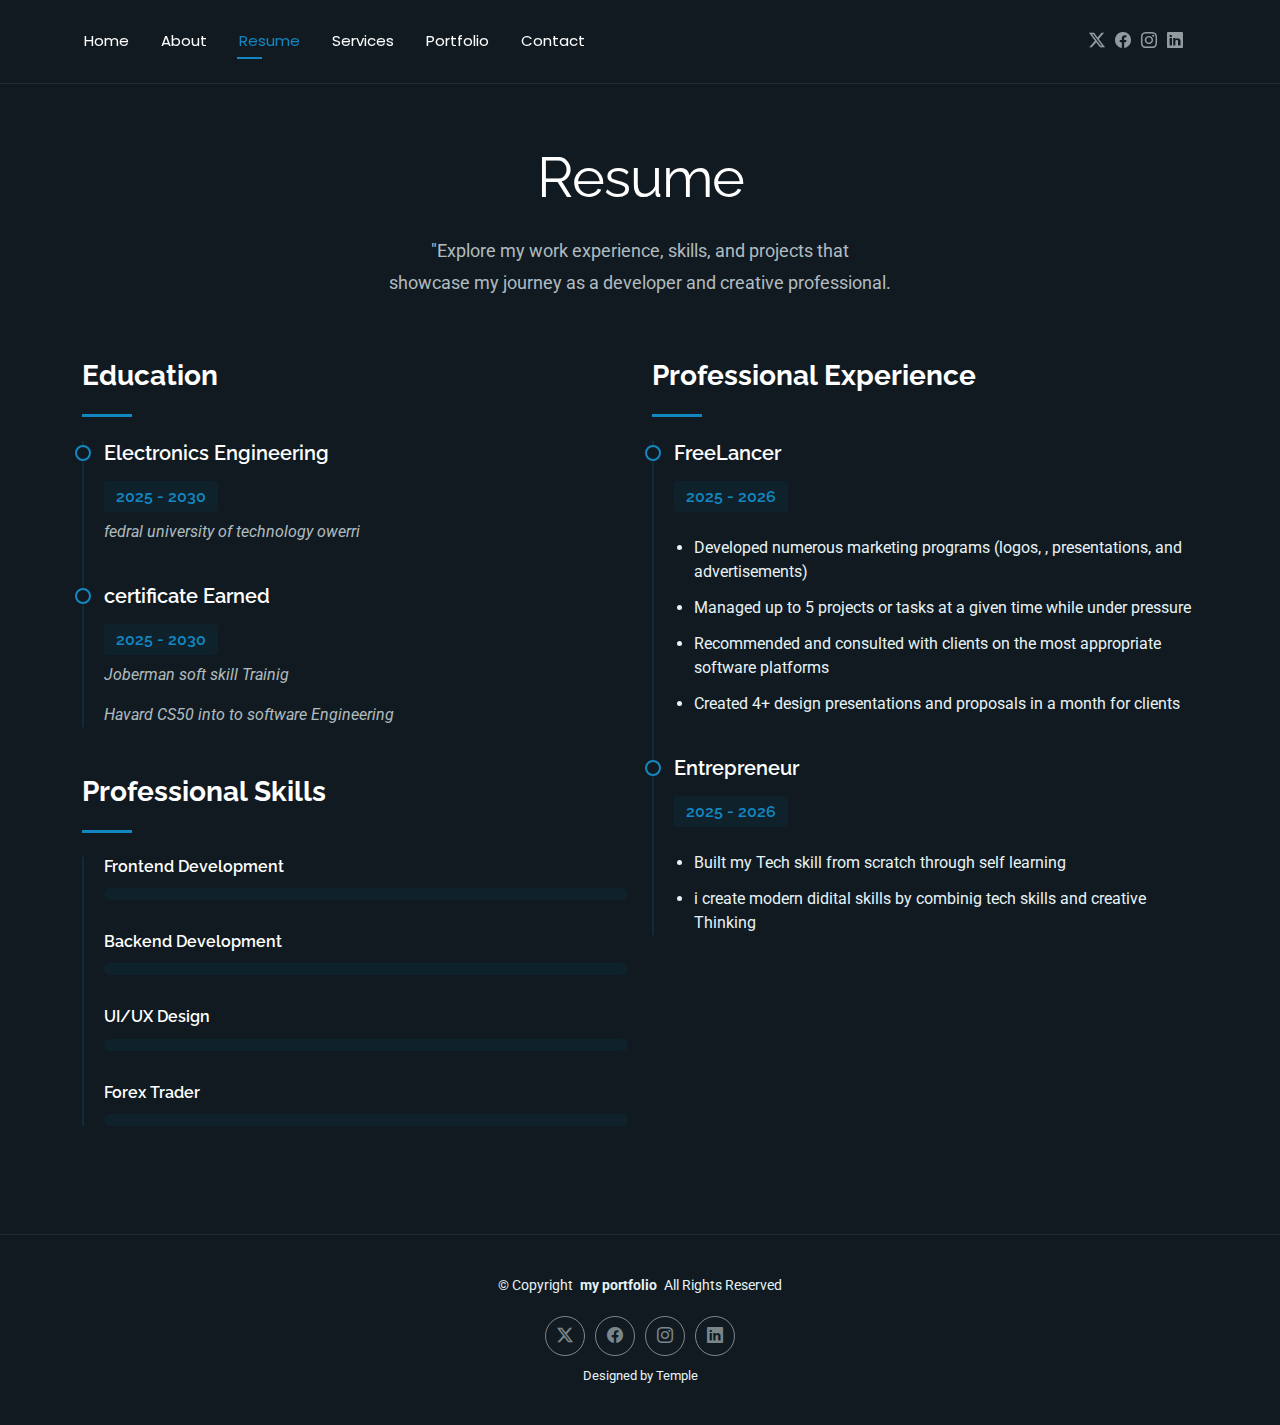
<file: my portfolio/resume.html>
<!DOCTYPE html>
<html lang="en">

<head>
  <meta charset="utf-8">
  <meta content="width=device-width, initial-scale=1.0" name="viewport">
  <title>my portfolio</title>
  <meta name="description" content="">
  <meta name="keywords" content="">

  <!-- Favicons -->
 <link rel="shortcut icon" href="images/logo.png" type="image/x-icon">
  <!-- Fonts -->
  <link href="https://fonts.googleapis.com" rel="preconnect">
  <link href="https://fonts.gstatic.com" rel="preconnect" crossorigin>
  <link
    href="https://fonts.googleapis.com/css2?family=Roboto:ital,wght@0,100;0,300;0,400;0,500;0,700;0,900;1,100;1,300;1,400;1,500;1,700;1,900&family=Poppins:ital,wght@0,100;0,200;0,300;0,400;0,500;0,600;0,700;0,800;0,900;1,100;1,200;1,300;1,400;1,500;1,600;1,700;1,800;1,900&family=Raleway:ital,wght@0,100;0,200;0,300;0,400;0,500;0,600;0,700;0,800;0,900;1,100;1,200;1,300;1,400;1,500;1,600;1,700;1,800;1,900&display=swap"
    rel="stylesheet">

  <!-- Vendor CSS Files -->
  <link href="assets/vendor/bootstrap/css/bootstrap.min.css" rel="stylesheet">
  <link href="assets/vendor/bootstrap-icons/bootstrap-icons.css" rel="stylesheet">
  <link href="assets/vendor/aos/aos.css" rel="stylesheet">
  <link href="assets/vendor/swiper/swiper-bundle.min.css" rel="stylesheet">
  <link href="assets/vendor/glightbox/css/glightbox.min.css" rel="stylesheet">

  <!-- Main CSS File -->
  <link href="assets/css/main.css" rel="stylesheet">

</head>

<body class="resume-page">

  <header id="header" class="header d-flex align-items-center light-background sticky-top">
    <div class="container position-relative d-flex align-items-center justify-content-between">



      <nav id="navmenu" class="navmenu">
        <ul>
          <li><a href="index.html">Home</a></li>
          <li><a href="about.html">About</a></li>
          <li><a href="resume.html" class="active">Resume</a></li>
          <li><a href="services.html">Services</a></li>
          <li><a href="portfolio.html">Portfolio</a></li>

          </li>
          <li><a href="contact.html">Contact</a></li>
        </ul>
        <i class="mobile-nav-toggle d-xl-none bi bi-list"></i>
      </nav>

      <div class="header-social-links">
        <a href="https://x.com/NTemple23481" class="twitter"><i class="bi bi-twitter-x"></i></a>
        <a href="https://www.facebook.com/share/1MXYjXCAKc/" class="facebook"><i class="bi bi-facebook"></i></a>
        <a href="https://www.instagram.com/nobletemple27444827?igsh=Ym16anY0dmJ6ZG93" class="instagram"><i
            class="bi bi-instagram"></i></a>
        <a href="#" class="linkedin"><i class="bi bi-linkedin"></i></a>
      </div>

    </div>
  </header>

  <main class="main">

    <!-- Resume Section -->
    <section id="resume" class="resume section">

      <!-- Section Title -->
      <div class="container section-title" data-aos="fade-up">
        <h2>Resume</h2>
        <p>"Explore my work experience, skills, and projects that showcase my journey as a developer and creative
          professional.</p>
      </div><!-- End Section Title -->

      <div class="container" data-aos="fade-up" data-aos-delay="100">

        <div class="row">
          <div class="col-lg-6">

            <!-- Education Section -->
            <div class="resume-item" data-aos="fade-up">
              <h3 class="resume-title">Education</h3>


              <div class="resume-content">
                <article class="education-item">
                  <h4>Electronics Engineering</h4>
                  <h5>2025 - 2030</h5>
                  <p class="institution"><em>fedral university of technology owerri</em></p>
                  <p></p>
                </article>

                <article class="education-item" data-aos="fade-up">
                  <h4>certificate Earned</h4>
                  <h5>2025 - 2030</h5>
                  <p class="institution"><em>Joberman soft skill Trainig</em></p>
                  <p></p>
                  <p class="institution"><em>Havard CS50 into to software Engineering</em></p>
                  <p></p>

                </article>
              </div>
            </div><!-- End Education Section -->

            <!-- Professional Skills Section -->
            <div class="resume-item skills-animation" data-aos="fade-up">
              <h3 class="resume-title">Professional Skills</h3>

              <div class="resume-content">
                <div class="skill-item">
                  <h4>Frontend Development</h4>
                  <div class="progress">
                    <div class="progress-bar" role="progressbar" aria-valuenow="95" aria-valuemin="0"
                      aria-valuemax="100"></div>
                  </div>
                </div>

                <div class="skill-item">
                  <h4>Backend Development</h4>
                  <div class="progress">
                    <div class="progress-bar" role="progressbar" aria-valuenow="40" aria-valuemin="0"
                      aria-valuemax="100"></div>
                  </div>
                </div>

                <div class="skill-item">
                  <h4>UI/UX Design</h4>
                  <div class="progress">
                    <div class="progress-bar" role="progressbar" aria-valuenow="50" aria-valuemin="0"
                      aria-valuemax="100"></div>
                  </div>
                </div>

                <div class="skill-item">
                  <h4>Forex Trader</h4>
                  <div class="progress">
                    <div class="progress-bar" role="progressbar" aria-valuenow="95" aria-valuemin="0"
                      aria-valuemax="100"></div>
                  </div>
                </div>
              </div>
            </div><!-- End Professional Skills Section -->
          </div>

          <div class="col-lg-6">
            <!-- Experience Section -->
            <div class="resume-item" data-aos="fade-up" data-aos-delay="100">
              <h3 class="resume-title">Professional Experience</h3>

              <div class="resume-content">

                <article class="experience-item">
                  <h4>FreeLancer</h4>
                  <h5>2025 - 2026</h5>
                  <p class="company"><em></em></p>
                  <ul>
                    <li>Developed numerous marketing programs (logos, , presentations, and advertisements)</li>
                    <li>Managed up to 5 projects or tasks at a given time while under pressure</li>
                    <li>Recommended and consulted with clients on the most appropriate software platforms</li>
                    <li>Created 4+ design presentations and proposals in a month for clients</li>
                  </ul>
                </article>
                <article class="experience-item" data-aos="fade-up">
                  <h4>Entrepreneur</h4>
                  <h5>2025 - 2026</h5>
                  <p class="company"><em></em></p>
                  <ul>
                    <li>Built my Tech skill from scratch through self learning</li>
                    <li>i create modern didital skills by combinig tech skills and creative Thinking</li>

                  </ul>
                </article>

              </div>
            </div><!-- End Experience Section -->
          </div>
        </div>

      </div>

    </section><!-- /Resume Section -->

  </main>
  <footer id="footer" class="footer">

    <div class="container">
      <div class="copyright text-center ">
        <p>© <span>Copyright</span> <strong class="px-1 sitename">my portfolio</strong> <span>All Rights
            Reserved<br></span>
        </p>
      </div>
      <div class="social-links d-flex justify-content-center">
        <a href="https://x.com/NTemple23481"><i class="bi bi-twitter-x"></i></a>
        <a href="https://www.facebook.com/share/1MXYjXCAKc/"><i class="bi bi-facebook"></i></a>
        <a href="https://www.instagram.com/nobletemple27444827?igsh=Ym16anY0dmJ6ZG93"><i
            class="bi bi-instagram"></i></a>
        <a href=""><i class="bi bi-linkedin"></i></a>
      </div>
      <div class="credits">
        Designed by Temple</a>
      </div>
    </div>

  </footer>

  <!-- Scroll Top -->
  <a href="#" id="scroll-top" class="scroll-top d-flex align-items-center justify-content-center"><i
      class="bi bi-arrow-up-short"></i></a>

  <!-- Preloader -->
  <div id="preloader"></div>

  <!-- Vendor JS Files -->
  <script src="assets/vendor/bootstrap/js/bootstrap.bundle.min.js"></script>
  <script src="assets/vendor/php-email-form/validate.js"></script>
  <script src="assets/vendor/aos/aos.js"></script>
  <script src="assets/vendor/typed.js/typed.umd.js"></script>
  <script src="assets/vendor/waypoints/noframework.waypoints.js"></script>
  <script src="assets/vendor/purecounter/purecounter_vanilla.js"></script>
  <script src="assets/vendor/swiper/swiper-bundle.min.js"></script>
  <script src="assets/vendor/imagesloaded/imagesloaded.pkgd.min.js"></script>
  <script src="assets/vendor/isotope-layout/isotope.pkgd.min.js"></script>
  <script src="assets/vendor/glightbox/js/glightbox.min.js"></script>

  <!-- Main JS File -->
  <script src="assets/js/main.js"></script>

</body>

</html>
</file>
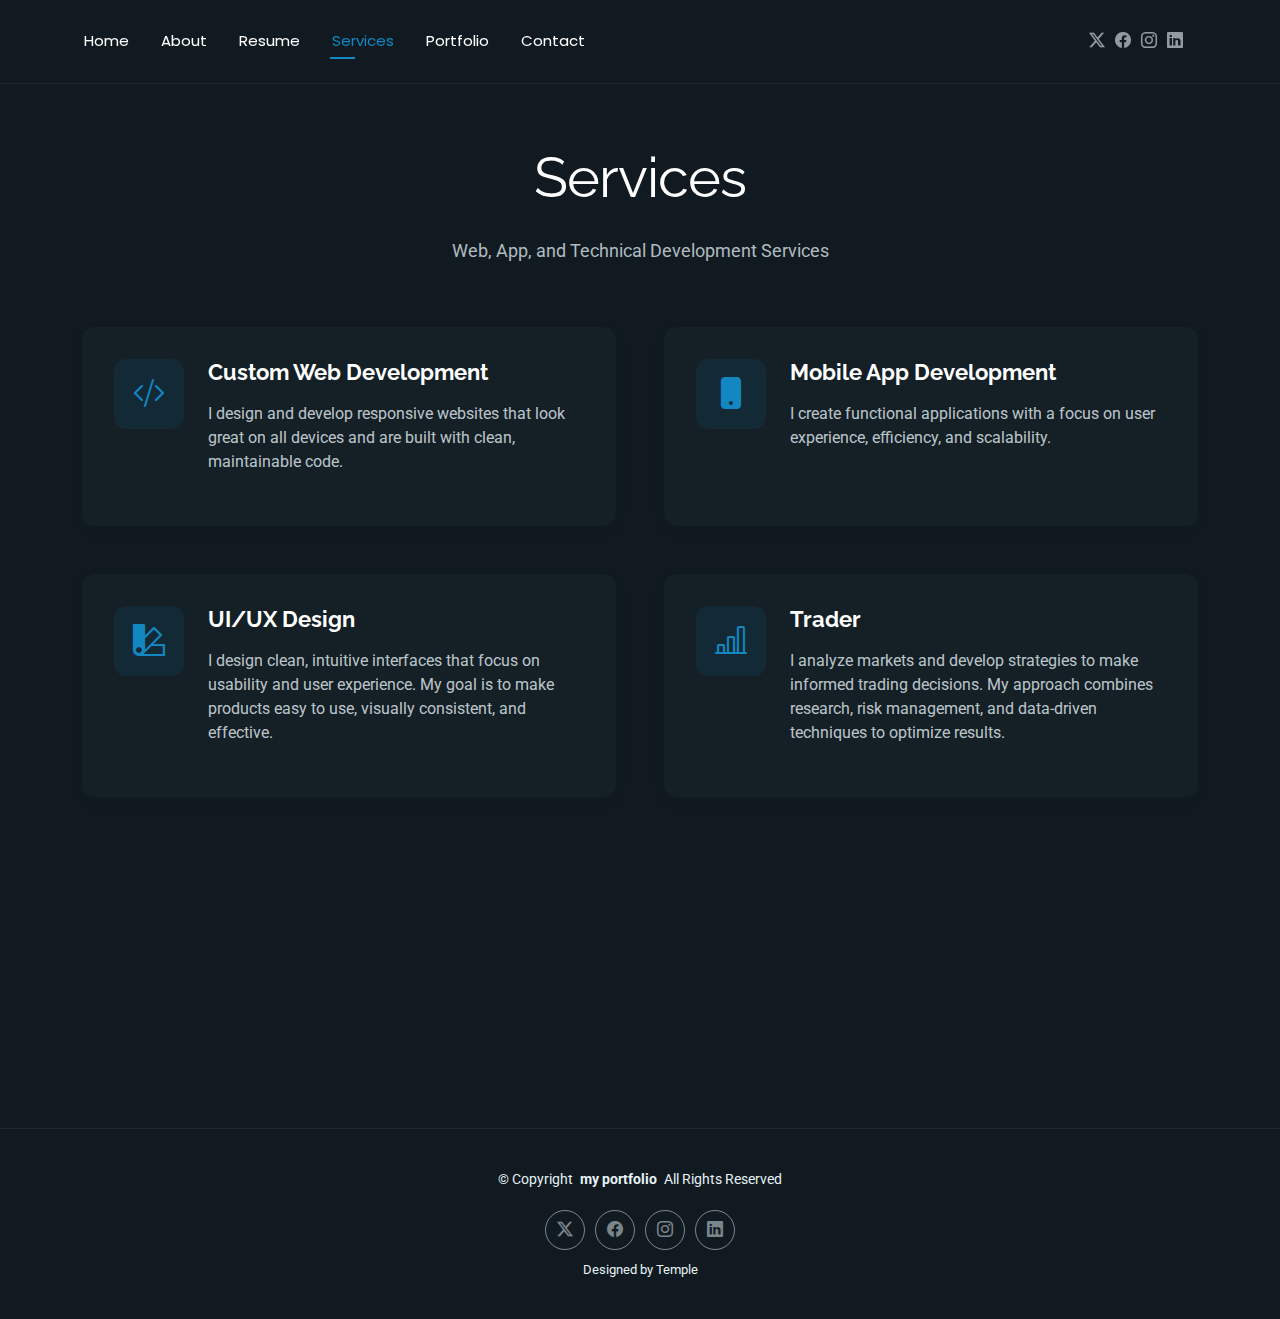
<file: my portfolio/services.html>
<!DOCTYPE html>
<html lang="en">

<head>
  <meta charset="utf-8">
  <meta content="width=device-width, initial-scale=1.0" name="viewport">
  <title>my portfolio</title>
  <meta name="description" content="">
  <meta name="keywords" content="">

  <!-- Favicons -->
  <link href="assets/img/favicon.png" rel="icon">
  <link href="assets/img/apple-touch-icon.png" rel="apple-touch-icon">

  <!-- Fonts -->
  <link href="https://fonts.googleapis.com" rel="preconnect">
  <link href="https://fonts.gstatic.com" rel="preconnect" crossorigin>
  <link
    href="https://fonts.googleapis.com/css2?family=Roboto:ital,wght@0,100;0,300;0,400;0,500;0,700;0,900;1,100;1,300;1,400;1,500;1,700;1,900&family=Poppins:ital,wght@0,100;0,200;0,300;0,400;0,500;0,600;0,700;0,800;0,900;1,100;1,200;1,300;1,400;1,500;1,600;1,700;1,800;1,900&family=Raleway:ital,wght@0,100;0,200;0,300;0,400;0,500;0,600;0,700;0,800;0,900;1,100;1,200;1,300;1,400;1,500;1,600;1,700;1,800;1,900&display=swap"
    rel="stylesheet">

  <!-- Vendor CSS Files -->
  <link href="assets/vendor/bootstrap/css/bootstrap.min.css" rel="stylesheet">
  <link href="assets/vendor/bootstrap-icons/bootstrap-icons.css" rel="stylesheet">
  <link href="assets/vendor/aos/aos.css" rel="stylesheet">
  <link href="assets/vendor/swiper/swiper-bundle.min.css" rel="stylesheet">
  <link href="assets/vendor/glightbox/css/glightbox.min.css" rel="stylesheet">

  <!-- Main CSS File -->
  <link href="assets/css/main.css" rel="stylesheet">
</head>

<body class="services-page">

  <header id="header" class="header d-flex align-items-center light-background sticky-top">
    <div class="container position-relative d-flex align-items-center justify-content-between">

      <nav id="navmenu" class="navmenu">
        <ul>
          <li><a href="index.html">Home</a></li>
          <li><a href="about.html">About</a></li>
          <li><a href="resume.html">Resume</a></li>
          <li><a href="services.html" class="active">Services</a></li>
          <li><a href="portfolio.html">Portfolio</a></li>
          <li><a href="contact.html">Contact</a></li>
        </ul>
        <i class="mobile-nav-toggle d-xl-none bi bi-list"></i>
      </nav>

      <div class="header-social-links">
        <a href="https://x.com/NTemple23481" class="twitter"><i class="bi bi-twitter-x"></i></a>
        <a href="https://www.facebook.com/share/1MXYjXCAKc/" class="facebook"><i class="bi bi-facebook"></i></a>
        <a href="https://www.instagram.com/nobletemple27444827?igsh=Ym16anY0dmJ6ZG93" class="instagram"><i class="bi bi-instagram"></i></a>
        <a href="#" class="linkedin"><i class="bi bi-linkedin"></i></a>
      </div>

    </div>
  </header>

  <main class="main">

    <!-- Services Section -->
    <section id="services" class="services section">

      <!-- Section Title -->
      <div class="container section-title" data-aos="fade-up">
        <h2>Services</h2>
        <p>Web, App, and Technical Development Services</p>
      </div><!-- End Section Title -->

      <div class="container" data-aos="fade-up" data-aos-delay="100">

        <div class="row justify-content-center g-5">

          <div class="col-md-6" data-aos="fade-right" data-aos-delay="100">
            <div class="service-item">
              <div class="service-icon">
                <i class="bi bi-code-slash"></i>
              </div>
              <div class="service-content">
                <h3>Custom Web Development</h3>
                <p>I design and develop responsive websites that look great on all devices and are built with clean,
                  maintainable code.</p>

              </div>
            </div>
          </div><!-- End Service Item -->

          <div class="col-md-6" data-aos="fade-left" data-aos-delay="100">
            <div class="service-item">
              <div class="service-icon">
                <i class="bi bi-phone-fill"></i>
              </div>
              <div class="service-content">
                <h3>Mobile App Development</h3>
                <p>I create functional applications with a focus on user experience, efficiency, and scalability.</p>

              </div>
            </div>
          </div><!-- End Service Item -->

          <div class="col-md-6" data-aos="fade-right" data-aos-delay="200">
            <div class="service-item">
              <div class="service-icon">
                <i class="bi bi-palette2"></i>
              </div>
              <div class="service-content">
                <h3>UI/UX Design</h3>
                <p>I design clean, intuitive interfaces that focus on usability and user experience. My goal is to make
                  products easy to use, visually consistent, and effective.</p>

              </div>
            </div>
          </div><!-- End Service Item -->

          <div class="col-md-6" data-aos="fade-left" data-aos-delay="200">
            <div class="service-item">
              <div class="service-icon">
                <i class="bi bi-bar-chart-line"></i>
              </div>
              <div class="service-content">
                <h3>Trader</h3>
                <p>I analyze markets and develop strategies to make informed trading decisions. My approach combines
                  research, risk management, and data-driven techniques to optimize results.</p>

              </div>
            </div>
          </div><!-- End Service Item -->

          <div class="col-md-6" data-aos="fade-right" data-aos-delay="300">
            <div class="service-item">
              <div class="service-icon">
              <i class="bi bi-filetype-py"></i>
              </div>
              <div class="service-content">
                <h3>python</h3>
                <p>I use Python to build versatile and efficient solutions, from scripts and automation to data analysis
                  and web apps. My goal is clean, readable code that solves real problems.</p>

              </div>
            </div>
          </div><!-- End Service Item -->

          <div class="col-md-6" data-aos="fade-left" data-aos-delay="300">
            <div class="service-item">
              <div class="service-icon">
                <i class="bi bi-camera"></i>
              </div>
              <div class="service-content">
                <h3>Photography</h3>
                <p>I capture moments and create visuals that tell a story. Whether it’s for personal projects or
                  portfolio content, my photography emphasizes creativity, composition, and clarity.</p>

              </div>
            </div>
          </div><!-- End Service Item -->

        </div>

      </div>

    </section><!-- /Services Section -->

  </main>

  <footer id="footer" class="footer">

    <div class="container">
      <div class="copyright text-center ">
        <p>© <span>Copyright</span> <strong class="px-1 sitename">my portfolio</strong> <span>All Rights Reserved<br></span>
        </p>
      </div>
      <div class="social-links d-flex justify-content-center">
        <a href="https://x.com/NTemple23481"><i class="bi bi-twitter-x"></i></a>
        <a href="https://www.facebook.com/share/1MXYjXCAKc/"><i class="bi bi-facebook"></i></a>
        <a href="https://www.instagram.com/nobletemple27444827?igsh=Ym16anY0dmJ6ZG93"><i class="bi bi-instagram"></i></a>
        <a href=""><i class="bi bi-linkedin"></i></a>
      </div>
      <div class="credits">
        Designed by Temple</a>
      </div>
    </div>

  </footer>

  <!-- Scroll Top -->
  <a href="#" id="scroll-top" class="scroll-top d-flex align-items-center justify-content-center"><i
      class="bi bi-arrow-up-short"></i></a>

  <!-- Preloader -->
  <div id="preloader"></div>

  <!-- Vendor JS Files -->
  <script src="assets/vendor/bootstrap/js/bootstrap.bundle.min.js"></script>
  <script src="assets/vendor/php-email-form/validate.js"></script>
  <script src="assets/vendor/aos/aos.js"></script>
  <script src="assets/vendor/typed.js/typed.umd.js"></script>
  <script src="assets/vendor/waypoints/noframework.waypoints.js"></script>
  <script src="assets/vendor/purecounter/purecounter_vanilla.js"></script>
  <script src="assets/vendor/swiper/swiper-bundle.min.js"></script>
  <script src="assets/vendor/imagesloaded/imagesloaded.pkgd.min.js"></script>
  <script src="assets/vendor/isotope-layout/isotope.pkgd.min.js"></script>
  <script src="assets/vendor/glightbox/js/glightbox.min.js"></script>

  <!-- Main JS File -->
  <script src="assets/js/main.js"></script>

</body>

</html>
</file>
<file: FolioOne/assets/css/main.css>
/* Fonts */
:root {
  --default-font: "Roboto", system-ui, -apple-system, "Segoe UI", Roboto, "Helvetica Neue", Arial, "Noto Sans", "Liberation Sans", sans-serif, "Apple Color Emoji", "Segoe UI Emoji", "Segoe UI Symbol", "Noto Color Emoji";
  --heading-font: "Raleway", sans-serif;
  --nav-font: "Poppins", sans-serif;
}

/* Global Colors - The following color variables are used throughout the website. Updating them here will change the color scheme of the entire website */
:root {
  --background-color: #101a20;
  /* Background color for the entire website, including individual sections */
  --default-color: #e7f2f7;
  /* Default color used for the majority of the text content across the entire website */
  --heading-color: #ffffff;
  /* Color for headings, subheadings and title throughout the website */
  --accent-color: #1387c1;
  /* Accent color that represents your brand on the website. It's used for buttons, links, and other elements that need to stand out */
  --surface-color: #141f26;
  /* The surface color is used as a background of boxed elements within sections, such as cards, icon boxes, or other elements that require a visual separation from the global background. */
  --contrast-color: #ffffff;
  /* Contrast color for text, ensuring readability against backgrounds of accent, heading, or default colors. */
}

/* Nav Menu Colors - The following color variables are used specifically for the navigation menu. They are separate from the global colors to allow for more customization options */
:root {
  --nav-color: #ffffff;
  /* The default color of the main navmenu links */
  --nav-hover-color: #1387c1;
  /* Applied to main navmenu links when they are hovered over or active */
  --nav-mobile-background-color: #213642;
  /* Used as the background color for mobile navigation menu */
  --nav-dropdown-background-color: #051117;
  /* Used as the background color for dropdown items that appear when hovering over primary navigation items */
  --nav-dropdown-color: #e7f2f7;
  /* Used for navigation links of the dropdown items in the navigation menu. */
  --nav-dropdown-hover-color: #1387c1;
  /* Similar to --nav-hover-color, this color is applied to dropdown navigation links when they are hovered over. */
}

/* Color Presets - These classes override global colors when applied to any section or element, providing reuse of the sam color scheme. */

.light-background {
  --background-color: #142027;
  --surface-color: #325264;
}

.dark-background {
  --background-color: #0b1419;
  --default-color: #ffffff;
  --heading-color: #ffffff;
  --surface-color: #252525;
  --contrast-color: #ffffff;
}

/* Smooth scroll */
:root {
  scroll-behavior: smooth;
}

/*--------------------------------------------------------------
# General Styling & Shared Classes
--------------------------------------------------------------*/
body {
  color: var(--default-color);
  background-color: var(--background-color);
  font-family: var(--default-font);
}

a {
  color: var(--accent-color);
  text-decoration: none;
  transition: 0.3s;
}

a:hover {
  color: color-mix(in srgb, var(--accent-color), transparent 25%);
  text-decoration: none;
}

h1,
h2,
h3,
h4,
h5,
h6 {
  color: var(--heading-color);
  font-family: var(--heading-font);
}

/* PHP Email Form Messages
------------------------------*/
.php-email-form .error-message {
  display: none;
  background: #df1529;
  color: #ffffff;
  text-align: left;
  padding: 15px;
  margin-bottom: 24px;
  font-weight: 600;
}

.php-email-form .sent-message {
  display: none;
  color: #ffffff;
  background: #059652;
  text-align: center;
  padding: 15px;
  margin-bottom: 24px;
  font-weight: 600;
}

.php-email-form .loading {
  display: none;
  background: var(--surface-color);
  text-align: center;
  padding: 15px;
  margin-bottom: 24px;
}

.php-email-form .loading:before {
  content: "";
  display: inline-block;
  border-radius: 50%;
  width: 24px;
  height: 24px;
  margin: 0 10px -6px 0;
  border: 3px solid var(--accent-color);
  border-top-color: var(--surface-color);
  animation: php-email-form-loading 1s linear infinite;
}

@keyframes php-email-form-loading {
  0% {
    transform: rotate(0deg);
  }

  100% {
    transform: rotate(360deg);
  }
}

/*--------------------------------------------------------------
# Global Header
--------------------------------------------------------------*/
.header {
  --background-color: rgba(255, 255, 255, 0);
  color: var(--default-color);
  background-color: var(--background-color);
  padding: 15px 0;
  transition: all 0.5s;
  z-index: 997;
  border-bottom: 1px solid color-mix(in srgb, var(--default-color), transparent 92%);
}

.header .logo {
  line-height: 1;
}

.header .logo img {
  max-height: 36px;
  margin-right: 8px;
}

.header .logo h1 {
  font-size: 32px;
  margin: 0;
  font-weight: 400;
  color: var(--heading-color);
}

.header .header-social-links {
  padding-right: 15px;
}

.header .header-social-links a {
  color: color-mix(in srgb, var(--default-color), transparent 40%);
  padding-left: 6px;
  display: inline-block;
  transition: 0.3s;
  font-size: 16px;
}

.header .header-social-links a:hover {
  color: var(--default-color);
}

.header .header-social-links a i {
  line-height: 0px;
}

@media (max-width: 1200px) {
  .header .logo {
    order: 1;
  }

  .header .header-social-links {
    order: 2;
  }

  .header .navmenu {
    order: 3;
  }
}

/* Global Header on Scroll
------------------------------*/
.scrolled .header {
  --background-color: rgba(16, 26, 32, 0.9);
}

/*--------------------------------------------------------------
# Navigation Menu
--------------------------------------------------------------*/
/* Desktop Navigation */
@media (min-width: 1200px) {
  .navmenu {
    padding: 0;
  }

  .navmenu ul {
    margin: 0;
    padding: 0;
    display: flex;
    list-style: none;
    align-items: center;
  }

  .navmenu li {
    position: relative;
  }

  .navmenu>ul>li {
    white-space: nowrap;
    padding: 15px 28px 15px 0;
  }

  .navmenu>ul>li:last-child {
    padding-right: 0;
  }

  .navmenu a,
  .navmenu a:focus {
    color: var(--nav-color);
    font-size: 15px;
    padding: 0 2px;
    font-family: var(--nav-font);
    font-weight: 400;
    display: flex;
    align-items: center;
    justify-content: space-between;
    white-space: nowrap;
    transition: 0.3s;
    position: relative;
  }

  .navmenu a i,
  .navmenu a:focus i {
    font-size: 12px;
    line-height: 0;
    margin-left: 5px;
    transition: 0.3s;
  }

  .navmenu>ul>li>a:before {
    content: "";
    position: absolute;
    height: 2px;
    bottom: -6px;
    left: 0;
    background-color: var(--nav-hover-color);
    visibility: hidden;
    width: 0px;
    transition: all 0.3s ease-in-out 0s;
  }

  .navmenu a:hover:before,
  .navmenu li:hover>a:before,
  .navmenu .active:before {
    visibility: visible;
    width: 25px;
  }

  .navmenu li:hover>a,
  .navmenu .active,
  .navmenu .active:focus {
    color: var(--nav-hover-color);
  }

  .navmenu .dropdown ul {
    margin: 0;
    padding: 10px 0;
    background: var(--nav-dropdown-background-color);
    display: block;
    position: absolute;
    visibility: hidden;
    left: -5px;
    top: 130%;
    opacity: 0;
    transition: 0.3s;
    border-radius: 4px;
    z-index: 99;
    box-shadow: 0px 0px 30px rgba(0, 0, 0, 0.1);
  }

  .navmenu .dropdown ul li {
    min-width: 200px;
  }

  .navmenu .dropdown ul a {
    padding: 10px 20px;
    font-size: 15px;
    text-transform: none;
    color: var(--nav-dropdown-color);
  }

  .navmenu .dropdown ul a i {
    font-size: 12px;
  }

  .navmenu .dropdown ul a:hover,
  .navmenu .dropdown ul .active:hover,
  .navmenu .dropdown ul li:hover>a {
    color: var(--nav-dropdown-hover-color);
  }

  .navmenu .dropdown:hover>ul {
    opacity: 1;
    top: 100%;
    visibility: visible;
  }

  .navmenu .dropdown .dropdown ul {
    top: 0;
    left: -90%;
    visibility: hidden;
  }

  .navmenu .dropdown .dropdown:hover>ul {
    opacity: 1;
    top: 0;
    left: -100%;
    visibility: visible;
  }
}

/* Mobile Navigation */
@media (max-width: 1199px) {
  .mobile-nav-toggle {
    color: var(--nav-color);
    font-size: 28px;
    line-height: 0;
    margin-right: 10px;
    cursor: pointer;
    transition: color 0.3s;
  }

  .navmenu {
    padding: 0;
    z-index: 9997;
  }

  .navmenu ul {
    display: none;
    list-style: none;
    position: absolute;
    inset: 60px 20px 20px 20px;
    padding: 10px 0;
    margin: 0;
    border-radius: 6px;
    background-color: var(--nav-mobile-background-color);
    border: 1px solid color-mix(in srgb, var(--default-color), transparent 90%);
    box-shadow: none;
    overflow-y: auto;
    transition: 0.3s;
    z-index: 9998;
  }

  .navmenu a,
  .navmenu a:focus {
    color: var(--nav-dropdown-color);
    padding: 10px 20px;
    font-family: var(--nav-font);
    font-size: 17px;
    font-weight: 500;
    display: flex;
    align-items: center;
    justify-content: space-between;
    white-space: nowrap;
    transition: 0.3s;
  }

  .navmenu a i,
  .navmenu a:focus i {
    font-size: 12px;
    line-height: 0;
    margin-left: 5px;
    width: 30px;
    height: 30px;
    display: flex;
    align-items: center;
    justify-content: center;
    border-radius: 50%;
    transition: 0.3s;
    background-color: color-mix(in srgb, var(--accent-color), transparent 90%);
  }

  .navmenu a i:hover,
  .navmenu a:focus i:hover {
    background-color: var(--accent-color);
    color: var(--contrast-color);
  }

  .navmenu a:hover,
  .navmenu .active,
  .navmenu .active:focus {
    color: var(--nav-dropdown-hover-color);
  }

  .navmenu .active i,
  .navmenu .active:focus i {
    background-color: var(--accent-color);
    color: var(--contrast-color);
    transform: rotate(180deg);
  }

  .navmenu .dropdown ul {
    position: static;
    display: none;
    z-index: 99;
    padding: 10px 0;
    margin: 10px 20px;
    background-color: var(--nav-dropdown-background-color);
    transition: all 0.5s ease-in-out;
  }

  .navmenu .dropdown ul ul {
    background-color: rgba(33, 37, 41, 0.1);
  }

  .navmenu .dropdown>.dropdown-active {
    display: block;
    background-color: rgba(33, 37, 41, 0.03);
  }

  .mobile-nav-active {
    overflow: hidden;
  }

  .mobile-nav-active .mobile-nav-toggle {
    color: #fff;
    position: absolute;
    font-size: 32px;
    top: 15px;
    right: 15px;
    margin-right: 0;
    z-index: 9999;
  }

  .mobile-nav-active .navmenu {
    position: fixed;
    overflow: hidden;
    inset: 0;
    background: rgba(33, 37, 41, 0.8);
    transition: 0.3s;
  }
nb
  .mobile-nav-active .navmenu>ul {
    display: block;
  }
}

/*--------------------------------------------------------------
# Global Footer
--------------------------------------------------------------*/
.footer {
  color: var(--default-color);
  background-color: var(--background-color);
  font-size: 14px;
  padding: 40px 0;
  position: relative;
  border-top: 1px solid color-mix(in srgb, var(--default-color), transparent 92%);
}

.footer .copyright p {
  margin-bottom: 0;
}

.footer .social-links {
  margin-top: 20px;
}

.footer .social-links a {
  display: flex;
  align-items: center;
  justify-content: center;
  width: 40px;
  height: 40px;
  border-radius: 50%;
  border: 1px solid color-mix(in srgb, var(--default-color), transparent 50%);
  font-size: 16px;
  color: color-mix(in srgb, var(--default-color), transparent 50%);
  margin: 0 5px;
  transition: 0.3s;
}

.footer .social-links a:hover {
  color: var(--accent-color);
  border-color: var(--accent-color);
}

.footer .credits {
  margin-top: 10px;
  font-size: 13px;
  text-align: center;
}

/*--------------------------------------------------------------
# Preloader
--------------------------------------------------------------*/
#preloader {
  position: fixed;
  inset: 0;
  z-index: 9999;
  overflow: hidden;
  background-color: var(--background-color);
  transition: all 0.6s ease-out;
  width: 100%;
  height: 100vh;
}

#preloader:before,
#preloader:after {
  content: "";
  position: absolute;
  border: 4px solid var(--accent-color);
  border-radius: 50%;
  animation: animate-preloader 2s cubic-bezier(0, 0.2, 0.8, 1) infinite;
}

#preloader:after {
  animation-delay: -0.5s;
}

@keyframes animate-preloader {
  0% {
    width: 10px;
    height: 10px;
    top: calc(50% - 5px);
    left: calc(50% - 5px);
    opacity: 1;
  }

  100% {
    width: 72px;
    height: 72px;
    top: calc(50% - 36px);
    left: calc(50% - 36px);
    opacity: 0;
  }
}

/*--------------------------------------------------------------
# Scroll Top Button
--------------------------------------------------------------*/
.scroll-top {
  position: fixed;
  visibility: hidden;
  opacity: 0;
  right: 15px;
  bottom: -15px;
  z-index: 99999;
  background-color: var(--accent-color);
  width: 44px;
  height: 44px;
  border-radius: 50px;
  transition: all 0.4s;
}

.scroll-top i {
  font-size: 24px;
  color: var(--contrast-color);
  line-height: 0;
}

.scroll-top:hover {
  background-color: color-mix(in srgb, var(--accent-color), transparent 20%);
  color: var(--contrast-color);
}

.scroll-top.active {
  visibility: visible;
  opacity: 1;
  bottom: 15px;
}

/*--------------------------------------------------------------
# Disable aos animation delay on mobile devices
--------------------------------------------------------------*/
@media screen and (max-width: 768px) {
  [data-aos-delay] {
    transition-delay: 0 !important;
  }
}

/*--------------------------------------------------------------
# Global Page Titles & Breadcrumbs
--------------------------------------------------------------*/
.page-title {
  color: var(--default-color);
  background-color: var(--background-color);
  position: relative;
}

.page-title .heading {
  padding: 80px 0;
  border-top: 1px solid color-mix(in srgb, var(--default-color), transparent 90%);
}

.page-title .heading h1 {
  font-size: 38px;
  font-weight: 700;
}

.page-title nav {
  background-color: color-mix(in srgb, var(--default-color), transparent 96%);
  padding: 20px 0;
}

.page-title nav ol {
  display: flex;
  flex-wrap: wrap;
  list-style: none;
  padding: 0;
  margin: 0;
  font-size: 16px;
  font-weight: 400;
}

.page-title nav ol li+li {
  padding-left: 10px;
}

.page-title nav ol li+li::before {
  content: "/";
  display: inline-block;
  padding-right: 10px;
  color: color-mix(in srgb, var(--default-color), transparent 70%);
}

/*--------------------------------------------------------------
# Global Sections
--------------------------------------------------------------*/
section,
.section {
  color: var(--default-color);
  background-color: var(--background-color);
  padding: 60px 0;
  scroll-margin-top: 100px;
  overflow: clip;
}

@media (max-width: 1199px) {

  section,
  .section {
    scroll-margin-top: 66px;
  }
}

/*--------------------------------------------------------------
# Global Section Titles
--------------------------------------------------------------*/
.section-title {
  text-align: center;
  padding-bottom: 60px;
  position: relative;
}

.section-title h2 {
  font-size: 3.5rem;
  font-weight: 400;
  line-height: 1.2;
  color: var(--heading-color);
  margin-bottom: 1.5rem;
  letter-spacing: -1px;
}

@media (max-width: 768px) {
  .section-title h2 {
    font-size: 2.5rem;
  }
}

.section-title p {
  font-size: 1.125rem;
  line-height: 1.8;
  color: color-mix(in srgb, var(--default-color), transparent 25%);
  max-width: 900px;
  margin: 0 auto;
  text-wrap: balance;
}

/*--------------------------------------------------------------
# Hero Section
--------------------------------------------------------------*/
.hero {
  padding: 80px 0;
  min-height: 100vh;
  display: flex;
  align-items: center;
}

.hero .hero-content h1 {
  font-size: 3.5rem;
  font-weight: 700;
  margin-bottom: 1rem;
  line-height: 1.2;
}

.hero .hero-content h1 .highlight {
  color: var(--accent-color);
  position: relative;
}

.hero .hero-content h1 .highlight::after {
  content: "";
  position: absolute;
  bottom: 0;
  left: 0;
  width: 100%;
  height: 3px;
  background: linear-gradient(90deg, var(--accent-color), color-mix(in srgb, var(--accent-color), transparent 50%));
  border-radius: 2px;
}

@media (max-width: 768px) {
  .hero .hero-content h1 {
    font-size: 2.5rem;
  }
}

.hero .hero-content h2 {
  font-size: 1.5rem;
  font-weight: 400;
  margin-bottom: 2rem;
  color: color-mix(in srgb, var(--default-color), transparent 20%);
}

.hero .hero-content h2 .typed {
  color: var(--accent-color);
  font-weight: 600;
}

@media (max-width: 768px) {
  .hero .hero-content h2 {
    font-size: 1.25rem;
  }
}

.hero .hero-content p {
  font-size: 1.1rem;
  line-height: 1.6;
  margin-bottom: 2.5rem;
  color: color-mix(in srgb, var(--default-color), transparent 30%);
}

.hero .hero-actions {
  display: flex;
  gap: 1rem;
  margin-bottom: 3rem;
}

.hero .hero-actions .btn {
  padding: 12px 30px;
  border-radius: 50px;
  font-weight: 600;
  text-decoration: none;
  transition: all 0.3s ease;
  border: 2px solid;
}

.hero .hero-actions .btn.btn-primary {
  background: var(--accent-color);
  color: var(--contrast-color);
  border-color: var(--accent-color);
}

.hero .hero-actions .btn.btn-primary:hover {
  background: color-mix(in srgb, var(--accent-color), black 15%);
  border-color: color-mix(in srgb, var(--accent-color), black 15%);
  transform: translateY(-2px);
}

.hero .hero-actions .btn.btn-outline {
  background: transparent;
  color: var(--accent-color);
  border-color: var(--accent-color);
}

.hero .hero-actions .btn.btn-outline:hover {
  transform: translateY(-2px);
}

@media (max-width: 576px) {
  .hero .hero-actions {
    flex-direction: column;
  }

  .hero .hero-actions .btn {
    text-align: center;
  }
}

.hero .social-links {
  display: flex;
  gap: 1rem;
}

.hero .social-links a {
  width: 45px;
  height: 45px;
  background: var(--surface-color);
  border-radius: 50%;
  display: flex;
  align-items: center;
  justify-content: center;
  color: var(--default-color);
  font-size: 1.2rem;
  transition: all 0.3s ease;
}

.hero .social-links a:hover {
  background: var(--accent-color);
  color: var(--contrast-color);
  transform: translateY(-3px);
  box-shadow: 0 8px 25px color-mix(in srgb, var(--accent-color), transparent 70%);
}

.hero .hero-image {
  position: relative;
}

.hero .hero-image .image-wrapper {
  position: relative;
  max-width: 450px;
  margin: 0 auto;
}

.hero .hero-image .image-wrapper img {
  border-radius: 20px;
  box-shadow: 0 5px 15px color-mix(in srgb, var(--default-color), transparent 95%);
  transition: transform 0.3s ease;
}

.hero .hero-image .image-wrapper img:hover {
  transform: scale(1.02);
}

.hero .hero-image .floating-elements {
  position: absolute;
  top: 0;
  left: 0;
  right: 0;
  bottom: 0;
  pointer-events: none;
}

.hero .hero-image .floating-elements .floating-card {
  position: absolute;
  background: var(--surface-color);
  padding: 15px 20px;
  border-radius: 15px;
  box-shadow: 0 10px 30px color-mix(in srgb, var(--default-color), transparent 90%);
  display: flex;
  align-items: center;
  gap: 10px;
  font-weight: 600;
  animation: float 3s ease-in-out infinite;
}

.hero .hero-image .floating-elements .floating-card i {
  font-size: 1.5rem;
  color: var(--accent-color);
}

.hero .hero-image .floating-elements .floating-card.design {
  top: 10%;
  right: -10%;
  animation-delay: 0s;
}

.hero .hero-image .floating-elements .floating-card.code {
  bottom: 30%;
  left: -15%;
  animation-delay: 1s;
}

.hero .hero-image .floating-elements .floating-card.creativity {
  top: 60%;
  right: -5%;
  animation-delay: 2s;
}

@media (max-width: 992px) {
  .hero .hero-image .floating-elements .floating-card {
    display: none;
  }
}

@keyframes float {

  0%,
  100% {
    transform: translateY(0px);
  }

  50% {
    transform: translateY(-10px);
  }
}

@media (max-width: 992px) {
  .hero .hero-content {
    text-align: center;
    margin-bottom: 3rem;
  }
}

/*--------------------------------------------------------------
# About Section
--------------------------------------------------------------*/
.about .intro-content .eyebrow {
  display: inline-block;
  letter-spacing: 0.12em;
  text-transform: uppercase;
  font-size: 12px;
  color: color-mix(in srgb, var(--default-color), transparent 40%);
  margin-bottom: 16px;
}

.about .intro-content .headline {
  font-family: var(--heading-font);
  font-weight: 300;
  line-height: 1.2;
  font-size: clamp(28px, 4vw, 44px);
  margin: 0 0 24px 0;
}

.about .intro-content .lead {
  font-size: 18px;
  line-height: 1.8;
  color: color-mix(in srgb, var(--default-color), transparent 10%);
  margin-bottom: 24px;
}

.about .intro-content p {
  line-height: 1.8;
  margin-bottom: 24px;
  color: color-mix(in srgb, var(--default-color), transparent 5%);
}

.about .intro-content .cta-group {
  display: flex;
  gap: 24px;
  align-items: center;
  margin-top: 24px;
}

.about .intro-content .cta-group .btn-ghost {
  display: inline-flex;
  align-items: center;
  gap: 8px;
  padding: 12px 18px;
  border-radius: 6px;
  color: var(--accent-color);
  background: color-mix(in srgb, var(--accent-color), transparent 92%);
  border: 1px solid color-mix(in srgb, var(--accent-color), transparent 70%);
  transition: 0.3s ease-in-out;
}

.about .intro-content .cta-group .btn-ghost:hover,
.about .intro-content .cta-group .btn-ghost:focus {
  color: var(--contrast-color);
  background: var(--accent-color);
  border-color: var(--accent-color);
  outline: none;
  box-shadow: 0 0 0 3px color-mix(in srgb, var(--accent-color), transparent 70%);
}

.about .intro-content .cta-group .link-underline {
  display: inline-flex;
  align-items: center;
  gap: 8px;
  position: relative;
  color: var(--accent-color);
  padding-bottom: 4px;
  transition: 0.3s ease-in-out;
}

.about .intro-content .cta-group .link-underline::after {
  content: "";
  position: absolute;
  left: 0;
  right: 0;
  bottom: 0;
  height: 1px;
  background: color-mix(in srgb, var(--accent-color), transparent 40%);
  transform: scaleX(0.4);
  transform-origin: left;
  transition: 0.3s ease-in-out;
}

.about .intro-content .cta-group .link-underline:hover,
.about .intro-content .cta-group .link-underline:focus {
  color: color-mix(in srgb, var(--accent-color), transparent 10%);
  outline: none;
}

.about .intro-content .cta-group .link-underline:hover::after,
.about .intro-content .cta-group .link-underline:focus::after {
  transform: scaleX(1);
}

.about .profile-figure {
  margin: 0;
}

.about .profile-figure .profile-photo {
  width: 88%;
  max-width: 440px;
  border-radius: 18px;
  box-shadow: 0 10px 30px color-mix(in srgb, var(--default-color), transparent 92%);
  transform: translateY(0);
  transition: transform 0.3s ease-in-out;
}

.about .profile-figure .profile-caption {
  margin-top: 24px;
  display: flex;
  align-items: center;
  justify-content: center;
}

.about .profile-figure .profile-caption .meta {
  font-size: 14px;
  color: color-mix(in srgb, var(--default-color), transparent 20%);
}

.about .profile-figure .profile-caption .meta .funfact {
  font-size: 13px;
  margin-top: 4px;
  color: color-mix(in srgb, var(--default-color), transparent 35%);
}

.about .profile-figure:hover .profile-photo {
  transform: translateY(-4px);
}

.about .skill-item {
  padding: 24px;
  border-radius: 6px;
  transition: 0.3s ease-in-out;
  background: color-mix(in srgb, var(--surface-color), var(--accent-color) 2%);
  border: 1px solid color-mix(in srgb, var(--default-color), transparent 88%);
  height: 100%;
}

.about .skill-item i {
  font-size: 24px;
  color: var(--accent-color);
  margin-bottom: 16px;
  display: inline-block;
}

.about .skill-item h3 {
  font-size: 16px;
  margin-bottom: 6px;
  font-weight: 500;
}

.about .skill-item p {
  margin: 0;
  font-size: 14px;
  color: color-mix(in srgb, var(--default-color), transparent 25%);
}

.about .skill-item:hover {
  transform: translateY(-3px);
  border-color: color-mix(in srgb, var(--accent-color), transparent 60%);
  box-shadow: 0 10px 30px color-mix(in srgb, var(--default-color), transparent 92%);
}

.about .timeline-item {
  position: relative;
  padding-left: 26px;
}

.about .timeline-item time {
  display: inline-block;
  font-size: 12px;
  letter-spacing: 0.08em;
  text-transform: uppercase;
  color: color-mix(in srgb, var(--default-color), transparent 45%);
  margin-bottom: 6px;
}

.about .timeline-item h4 {
  font-size: 18px;
  font-weight: 400;
  margin: 0 0 6px;
}

.about .timeline-item p {
  font-size: 14px;
  color: color-mix(in srgb, var(--default-color), transparent 25%);
  margin: 0;
}

.about .timeline-item .dot {
  position: absolute;
  left: 0;
  top: 4px;
  width: 10px;
  height: 10px;
  border-radius: 50%;
  background: var(--accent-color);
  box-shadow: 0 0 0 6px color-mix(in srgb, var(--accent-color), transparent 80%);
}

.about .personal-quote {
  padding: 24px 0;
}

.about .personal-quote p {
  font-family: var(--heading-font);
  font-weight: 300;
  font-size: clamp(20px, 3vw, 28px);
  line-height: 1.5;
  color: color-mix(in srgb, var(--default-color), transparent 5%);
  margin: 0 auto;
  max-width: 800px;
}

.about .fact-pill {
  display: flex;
  align-items: center;
  justify-content: center;
  gap: 10px;
  padding: 10px 14px;
  border-radius: 999px;
  border: 1px solid color-mix(in srgb, var(--default-color), transparent 85%);
  background: var(--surface-color);
  color: color-mix(in srgb, var(--default-color), transparent 10%);
  transition: 0.3s ease-in-out;
}

.about .fact-pill i {
  color: var(--accent-color);
}

.about .fact-pill span {
  font-size: 14px;
}

.about .fact-pill:hover {
  transform: translateY(-2px);
  border-color: color-mix(in srgb, var(--accent-color), transparent 60%);
  box-shadow: 0 10px 30px color-mix(in srgb, var(--default-color), transparent 92%);
}

.about .fact-pill:focus-within {
  box-shadow: 0 0 0 3px color-mix(in srgb, var(--accent-color), transparent 70%);
}

@media (max-width: 992px) {
  .about .profile-figure {
    text-align: center !important;
  }

  .about .profile-figure .profile-photo {
    width: 72%;
  }

  .about .intro-content .cta-group {
    flex-wrap: wrap;
  }
}

@media (max-width: 576px) {
  .about .profile-figure .profile-photo {
    width: 100%;
  }
}

/*--------------------------------------------------------------
# Skills Section
--------------------------------------------------------------*/
.skills .skill-box {
  background-color: var(--surface-color);
  padding: 2rem;
  border-radius: 8px;
  box-shadow: 0 0 20px rgba(0, 0, 0, 0.05);
}

.skills .skill-box h3 {
  font-size: 1.2rem;
  margin-bottom: 1rem;
  font-weight: 600;
}

.skills .skill-box p {
  font-size: 0.9rem;
  margin-bottom: 0.8rem;
  opacity: 0.6;
}

.skills .skill-box .progress {
  background-color: color-mix(in srgb, var(--accent-color), transparent 85%);
  border-radius: 50px;
  height: 8px;
  margin-top: 5px;
  overflow: hidden;
}

.skills .skill-box .progress .progress-bar {
  background-color: var(--accent-color);
  height: 100%;
  position: relative;
  border-radius: 50px;
  transition: 0.9s;
  width: 1px;
}

/*--------------------------------------------------------------
# Stats Section
--------------------------------------------------------------*/
.stats .avatars {
  position: relative;
}

.stats .avatars img {
  width: 60px;
  height: 60px;
  border: 3px solid var(--accent-color);
  margin-right: -15px;
  transition: transform 0.3s ease;
}

.stats .avatars img:hover {
  transform: translateY(-5px);
  z-index: 2;
}

.stats .counters h2 {
  color: var(--heading-color);
  font-size: 48px;
  font-weight: 700;
  margin-bottom: 10px;
}

.stats .counters h2 span {
  display: inline-block;
}

.stats .counters p {
  color: var(--default-color);
  font-size: 18px;
  margin: 0;
  opacity: 0.9;
}

@media (max-width: 991px) {
  .stats .row {
    text-align: center;
  }

  .stats .avatars {
    justify-content: center;
    margin-bottom: 40px;
  }

  .stats .counters h2 {
    font-size: 36px;
  }

  .stats .counters p {
    font-size: 16px;
  }

  .stats .counters .col-md-4 {
    margin-bottom: 30px;
  }

  .stats .counters .col-md-4:last-child {
    margin-bottom: 0;
  }
}

@media (max-width: 576px) {
  .stats {
    padding: 60px 0;
  }

  .stats .avatars {
    flex-wrap: wrap;
    justify-content: center;
  }

  .stats .avatars img {
    margin: 0 -8px;
  }
}

/*--------------------------------------------------------------
# Testimonials Section
--------------------------------------------------------------*/
.testimonials .testimonials-carousel,
.testimonials .testimonials-slider {
  overflow: hidden;
}

.testimonials .testimonial-item .testimonial-content {
  border-left: 3px solid var(--accent-color);
  padding-left: 30px;
}

.testimonials .testimonial-item .testimonial-img {
  border-radius: 50%;
  border: 4px solid var(--background-color);
  margin: 0 auto;
}

.testimonials .testimonial-item h3 {
  font-size: 20px;
  font-weight: bold;
  margin: 10px 0 5px 0;
}

.testimonials .testimonial-item h4 {
  font-size: 14px;
  color: color-mix(in srgb, var(--default-color), transparent 40%);
  margin: 0 0 10px 0;
}

.testimonials .testimonial-item .stars i {
  color: #ffc107;
  margin: 0 1px;
}

.testimonials .testimonial-item .quote-icon-left,
.testimonials .testimonial-item .quote-icon-right {
  color: color-mix(in srgb, var(--accent-color), transparent 50%);
  font-size: 26px;
  line-height: 0;
}

.testimonials .testimonial-item .quote-icon-left {
  display: inline-block;
  left: -5px;
  position: relative;
}

.testimonials .testimonial-item .quote-icon-right {
  display: inline-block;
  right: -5px;
  position: relative;
  top: 10px;
  transform: scale(-1, -1);
}

.testimonials .testimonial-item p {
  font-style: italic;
}

.testimonials .swiper-wrapper {
  height: auto;
}

.testimonials .swiper-pagination {
  margin-top: 30px;
  position: relative;
}

.testimonials .swiper-pagination .swiper-pagination-bullet {
  width: 12px;
  height: 12px;
  background-color: color-mix(in srgb, var(--default-color), transparent 85%);
  opacity: 1;
}

.testimonials .swiper-pagination .swiper-pagination-bullet-active {
  background-color: var(--accent-color);
}

/*--------------------------------------------------------------
# Resume Section
--------------------------------------------------------------*/
.resume .resume-item {
  margin-bottom: 3rem;
}

.resume .resume-item .resume-title {
  font-size: 1.75rem;
  font-weight: 700;
  margin-bottom: 1.5rem;
  padding-bottom: 1.5rem;
  position: relative;
  color: var(--heading-color);
}

.resume .resume-item .resume-title::after {
  content: "";
  position: absolute;
  display: block;
  width: 50px;
  height: 3px;
  background: var(--accent-color);
  bottom: 0;
  left: 0;
}

.resume .resume-item .resume-content {
  padding-left: 1.25rem;
  border-left: 2px solid color-mix(in srgb, var(--accent-color), transparent 85%);
}

.resume .resume-item article {
  position: relative;
  margin-bottom: 2.5rem;
}

.resume .resume-item article::before {
  content: "";
  position: absolute;
  width: 16px;
  height: 16px;
  border-radius: 50%;
  left: -1.8rem;
  top: 0.25rem;
  background: var(--background-color);
  border: 2px solid var(--accent-color);
}

.resume .resume-item article h4 {
  font-size: 1.25rem;
  font-weight: 600;
  margin-bottom: 0.5rem;
  color: var(--heading-color);
}

.resume .resume-item article h5 {
  font-size: 1rem;
  background: color-mix(in srgb, var(--accent-color), transparent 92%);
  padding: 0.375rem 0.75rem;
  display: inline-block;
  font-weight: 600;
  margin: 0.5rem 0;
  color: var(--accent-color);
  border-radius: 4px;
}

.resume .resume-item article .institution,
.resume .resume-item article .company {
  font-size: 1rem;
  margin-bottom: 1rem;
  color: color-mix(in srgb, var(--default-color), transparent 25%);
}

.resume .resume-item article p {
  margin-bottom: 1rem;
}

.resume .resume-item article ul {
  padding-left: 1.25rem;
  margin-bottom: 0;
}

.resume .resume-item article ul li {
  padding-bottom: 0.75rem;
  position: relative;
}

.resume .resume-item article ul li:last-child {
  padding-bottom: 0;
}

.resume .skill-item {
  margin-bottom: 2rem;
}

.resume .skill-item h4 {
  font-size: 1rem;
  font-weight: 600;
  margin-bottom: 0.75rem;
  color: var(--heading-color);
}

.resume .skill-item .progress {
  height: 0.75rem;
  background-color: color-mix(in srgb, var(--accent-color), transparent 92%);
  border-radius: 1rem;
  overflow: visible;
}

.resume .skill-item .progress .progress-bar {
  background-color: var(--accent-color);
  position: relative;
  border-radius: 1rem;
  width: 0;
  transition: width 1s ease;
}

.resume .skill-item .progress .progress-bar::after {
  content: attr(aria-valuenow) "%";
  position: absolute;
  right: 0;
  top: -1.75rem;
  font-size: 0.875rem;
  font-weight: 600;
  color: var(--accent-color);
}

@media (max-width: 991.98px) {
  .resume .resume-item {
    margin-bottom: 2rem;
  }
}

@media (max-width: 767.98px) {
  .resume .resume-content {
    padding-left: 1rem !important;
  }

  .resume article::before {
    left: -2rem !important;
  }
}

/*--------------------------------------------------------------
# Services Section
--------------------------------------------------------------*/
.services .service-item {
  display: flex;
  background-color: var(--surface-color);
  border-radius: 12px;
  padding: 2rem;
  height: 100%;
  position: relative;
  overflow: hidden;
  box-shadow: 0 5px 20px rgba(0, 0, 0, 0.03);
  transition: all 0.4s ease;
}

.services .service-item::before {
  content: "";
  position: absolute;
  left: 0;
  top: 0;
  height: 100%;
  width: 4px;
  background-color: var(--accent-color);
  transform: scaleY(0);
  transform-origin: bottom;
  transition: transform 0.4s cubic-bezier(0.65, 0, 0.35, 1);
}

.services .service-item:hover {
  box-shadow: 0 10px 30px rgba(0, 0, 0, 0.08);
  transform: translateY(-5px);
}

.services .service-item:hover::before {
  transform: scaleY(1);
}

.services .service-item:hover .service-icon {
  background-color: var(--accent-color);
  color: var(--contrast-color);
  transform: rotateY(180deg);
}

.services .service-item:hover .service-icon i {
  transform: rotateY(180deg);
}

.services .service-item:hover .service-link i {
  transform: translateX(5px);
}

.services .service-icon {
  flex-shrink: 0;
  width: 70px;
  height: 70px;
  border-radius: 12px;
  background-color: color-mix(in srgb, var(--accent-color), transparent 90%);
  color: var(--accent-color);
  display: flex;
  align-items: center;
  justify-content: center;
  margin-right: 1.5rem;
  transition: all 0.5s ease;
}

.services .service-icon i {
  font-size: 2rem;
  transition: transform 0.5s ease;
}

.services .service-content {
  flex-grow: 1;
}

.services .service-content h3 {
  font-size: 1.4rem;
  margin-bottom: 1rem;
  font-weight: 700;
  color: var(--heading-color);
}

.services .service-content p {
  margin-bottom: 1.25rem;
  color: color-mix(in srgb, var(--default-color), transparent 20%);
}

.services .service-link {
  display: inline-flex;
  align-items: center;
  color: var(--accent-color);
  font-weight: 600;
  text-decoration: none;
  transition: color 0.3s ease;
}

.services .service-link span {
  margin-right: 0.5rem;
}

.services .service-link i {
  transition: transform 0.3s ease;
}

.services .service-link:hover {
  color: color-mix(in srgb, var(--accent-color), transparent 25%);
}

@media (max-width: 767.98px) {
  .services .service-item {
    padding: 1.5rem;
    margin-bottom: 1rem;
  }

  .services .service-icon {
    width: 60px;
    height: 60px;
    margin-right: 1rem;
  }

  .services .service-icon i {
    font-size: 1.5rem;
  }

  .services .service-content h3 {
    font-size: 1.2rem;
    margin-bottom: 0.75rem;
  }

  .services .service-content p {
    margin-bottom: 1rem;
    font-size: 0.95rem;
  }
}

@media (max-width: 575.98px) {
  .services .service-item {
    flex-direction: column;
    text-align: center;
  }

  .services .service-item::before {
    width: 100%;
    height: 4px;
    transform: scaleX(0);
    transform-origin: left;
  }

  .services .service-item:hover::before {
    transform: scaleX(1);
  }

  .services .service-icon {
    margin-right: 0;
    margin-bottom: 1.25rem;
  }

  .services .service-link {
    justify-content: center;
  }
}

/*--------------------------------------------------------------
# Service Details Section
--------------------------------------------------------------*/
.service-details .service-hero {
  margin-bottom: 4rem;
}

.service-details .service-hero .service-meta {
  display: flex;
  align-items: center;
  gap: 1rem;
  margin-bottom: 1.5rem;
}

.service-details .service-hero .service-meta .service-category {
  background: color-mix(in srgb, var(--accent-color), transparent 85%);
  color: var(--accent-color);
  padding: 0.5rem 1rem;
  border-radius: 20px;
  font-size: 0.85rem;
  font-weight: 500;
  letter-spacing: 0.5px;
}

.service-details .service-hero .service-meta .reading-time {
  color: color-mix(in srgb, var(--default-color), transparent 50%);
  font-size: 0.9rem;
  font-weight: 300;
}

.service-details .service-hero h1 {
  font-size: 3.5rem;
  font-weight: 300;
  line-height: 1.2;
  margin-bottom: 1.5rem;
  color: var(--heading-color);
  letter-spacing: -0.02em;
}

.service-details .service-hero .service-description {
  font-size: 1.25rem;
  line-height: 1.7;
  color: color-mix(in srgb, var(--default-color), transparent 25%);
  font-weight: 300;
  margin: 0;
}

.service-details .service-visual {
  margin-bottom: 4rem;
  overflow: hidden;
  border-radius: 4px;
}

.service-details .service-visual img {
  width: 100%;
  height: 400px;
  object-fit: cover;
  transition: transform 0.5s ease;
}

.service-details .service-visual img:hover {
  transform: scale(1.02);
}

.service-details .service-narrative {
  margin-bottom: 5rem;
}

.service-details .service-narrative h3 {
  font-size: 2rem;
  font-weight: 300;
  margin-bottom: 2rem;
  color: var(--heading-color);
  letter-spacing: -0.01em;
}

.service-details .service-narrative p {
  font-size: 1.1rem;
  line-height: 1.8;
  margin-bottom: 2rem;
  color: var(--default-color);
  font-weight: 300;
}

.service-details .benefits-grid {
  display: grid;
  grid-template-columns: repeat(auto-fit, minmax(280px, 1fr));
  gap: 2.5rem;
  margin-top: 3rem;
}

.service-details .benefits-grid .benefit-card {
  text-align: center;
  padding: 0;
}

.service-details .benefits-grid .benefit-card .benefit-icon {
  width: 60px;
  height: 60px;
  background: color-mix(in srgb, var(--accent-color), transparent 90%);
  border-radius: 50%;
  display: flex;
  align-items: center;
  justify-content: center;
  margin: 0 auto 1.5rem;
  transition: all 0.3s ease;
}

.service-details .benefits-grid .benefit-card .benefit-icon i {
  font-size: 1.5rem;
  color: var(--accent-color);
}

.service-details .benefits-grid .benefit-card:hover .benefit-icon {
  background: var(--accent-color);
  transform: translateY(-2px);
}

.service-details .benefits-grid .benefit-card:hover .benefit-icon i {
  color: var(--contrast-color);
}

.service-details .benefits-grid .benefit-card h4 {
  font-size: 1.2rem;
  font-weight: 400;
  margin-bottom: 1rem;
  color: var(--heading-color);
}

.service-details .benefits-grid .benefit-card p {
  font-size: 1rem;
  line-height: 1.6;
  color: color-mix(in srgb, var(--default-color), transparent 30%);
  margin: 0;
}

.service-details .timeline-section {
  margin-bottom: 4rem;
}

.service-details .timeline-section h3 {
  font-size: 2rem;
  font-weight: 300;
  margin-bottom: 3rem;
  color: var(--heading-color);
  letter-spacing: -0.01em;
}

.service-details .timeline-section .timeline {
  position: relative;
}

.service-details .timeline-section .timeline::before {
  content: "";
  position: absolute;
  left: 30px;
  top: 0;
  bottom: 0;
  width: 1px;
  background: color-mix(in srgb, var(--default-color), transparent 85%);
}

.service-details .timeline-section .timeline .timeline-item {
  position: relative;
  padding-left: 80px;
  margin-bottom: 3rem;
}

.service-details .timeline-section .timeline .timeline-item:last-child {
  margin-bottom: 0;
}

.service-details .timeline-section .timeline .timeline-item .timeline-marker {
  position: absolute;
  left: 0;
  top: 0;
  width: 60px;
  height: 60px;
  background: var(--surface-color);
  border: 2px solid color-mix(in srgb, var(--accent-color), transparent 70%);
  border-radius: 50%;
  display: flex;
  align-items: center;
  justify-content: center;
  z-index: 1;
}

.service-details .timeline-section .timeline .timeline-item .timeline-marker span {
  font-size: 1.2rem;
  font-weight: 500;
  color: var(--accent-color);
}

.service-details .timeline-section .timeline .timeline-item .timeline-content h4 {
  font-size: 1.3rem;
  font-weight: 400;
  margin-bottom: 0.75rem;
  color: var(--heading-color);
}

.service-details .timeline-section .timeline .timeline-item .timeline-content p {
  font-size: 1rem;
  line-height: 1.6;
  margin-bottom: 0.5rem;
  color: var(--default-color);
}

.service-details .timeline-section .timeline .timeline-item .timeline-content small {
  color: color-mix(in srgb, var(--default-color), transparent 40%);
  font-size: 0.9rem;
  font-weight: 500;
}

.service-details .service-sidebar {
  padding-left: 2rem;
}

@media (max-width: 992px) {
  .service-details .service-sidebar {
    padding-left: 0;
    margin-top: 4rem;
  }
}

.service-details .overview-card,
.service-details .success-story,
.service-details .consultation-form {
  background: var(--surface-color);
  border-radius: 8px;
  padding: 2.5rem;
  margin-bottom: 2.5rem;
  border: 1px solid color-mix(in srgb, var(--default-color), transparent 93%);
  transition: all 0.3s ease;
}

.service-details .overview-card:hover,
.service-details .success-story:hover,
.service-details .consultation-form:hover {
  border-color: color-mix(in srgb, var(--accent-color), transparent 80%);
}

.service-details .overview-card .overview-header h4 {
  font-size: 1.4rem;
  font-weight: 400;
  margin-bottom: 2rem;
  color: var(--heading-color);
}

.service-details .overview-card .overview-stats {
  display: grid;
  grid-template-columns: repeat(3, 1fr);
  gap: 1.5rem;
  margin-bottom: 2rem;
}

.service-details .overview-card .overview-stats .stat-item {
  text-align: center;
}

.service-details .overview-card .overview-stats .stat-item .stat-number {
  font-size: 2rem;
  font-weight: 300;
  color: var(--accent-color);
  line-height: 1;
  margin-bottom: 0.5rem;
}

.service-details .overview-card .overview-stats .stat-item .stat-label {
  font-size: 0.85rem;
  color: color-mix(in srgb, var(--default-color), transparent 40%);
  font-weight: 500;
  text-transform: uppercase;
  letter-spacing: 0.5px;
}

.service-details .overview-card .overview-details {
  border-top: 1px solid color-mix(in srgb, var(--default-color), transparent 90%);
  padding-top: 1.5rem;
}

.service-details .overview-card .overview-details .detail-row {
  display: flex;
  justify-content: space-between;
  align-items: center;
  margin-bottom: 1rem;
}

.service-details .overview-card .overview-details .detail-row:last-child {
  margin-bottom: 0;
}

.service-details .overview-card .overview-details .detail-row .detail-label {
  font-size: 0.95rem;
  color: color-mix(in srgb, var(--default-color), transparent 30%);
  font-weight: 400;
}

.service-details .overview-card .overview-details .detail-row .detail-value {
  font-size: 0.95rem;
  color: var(--heading-color);
  font-weight: 500;
}

.service-details .success-story .story-quote p {
  font-size: 1.1rem;
  line-height: 1.7;
  color: color-mix(in srgb, var(--default-color), transparent 20%);
  font-style: italic;
  margin-bottom: 2rem;
}

.service-details .success-story .story-author {
  display: flex;
  align-items: center;
  gap: 1rem;
  margin-bottom: 1.5rem;
}

.service-details .success-story .story-author .author-avatar {
  width: 50px;
  height: 50px;
  border-radius: 50%;
  object-fit: cover;
}

.service-details .success-story .story-author .author-details h5 {
  font-size: 1rem;
  font-weight: 500;
  margin-bottom: 0.25rem;
  color: var(--heading-color);
}

.service-details .success-story .story-author .author-details span {
  display: block;
  font-size: 0.9rem;
  color: color-mix(in srgb, var(--default-color), transparent 40%);
  margin-bottom: 0.25rem;
}

.service-details .success-story .story-author .author-details small {
  font-size: 0.8rem;
  color: color-mix(in srgb, var(--default-color), transparent 50%);
}

.service-details .success-story .story-metrics {
  display: grid;
  grid-template-columns: repeat(2, 1fr);
  gap: 1rem;
  padding-top: 1.5rem;
  border-top: 1px solid color-mix(in srgb, var(--default-color), transparent 90%);
}

.service-details .success-story .story-metrics .metric {
  text-align: center;
}

.service-details .success-story .story-metrics .metric .metric-value {
  font-size: 1.5rem;
  font-weight: 500;
  color: var(--accent-color);
  display: block;
  margin-bottom: 0.25rem;
}

.service-details .success-story .story-metrics .metric .metric-label {
  font-size: 0.8rem;
  color: color-mix(in srgb, var(--default-color), transparent 40%);
  text-transform: uppercase;
  letter-spacing: 0.5px;
}

.service-details .consultation-form .form-header {
  margin-bottom: 2rem;
}

.service-details .consultation-form .form-header h4 {
  font-size: 1.4rem;
  font-weight: 400;
  margin-bottom: 0.75rem;
  color: var(--heading-color);
}

.service-details .consultation-form .form-header p {
  font-size: 0.95rem;
  line-height: 1.6;
  color: color-mix(in srgb, var(--default-color), transparent 30%);
  margin: 0;
}

.service-details .consultation-form .form-group {
  margin-bottom: 1.5rem;
}

.service-details .consultation-form .form-input {
  width: 100%;
  padding: 1rem;
  border: 1px solid color-mix(in srgb, var(--default-color), transparent 85%);
  border-radius: 4px;
  font-size: 0.95rem;
  transition: all 0.3s ease;
  background: transparent;
}

.service-details .consultation-form .form-input:focus {
  outline: none;
  border-color: var(--accent-color);
  box-shadow: 0 0 0 3px color-mix(in srgb, var(--accent-color), transparent 90%);
}

.service-details .consultation-form input[type=text],
.service-details .consultation-form input[type=email],
.service-details .consultation-form input[type=tel],
.service-details .consultation-form select,
.service-details .consultation-form textarea {
  color: var(--default-color);
  background-color: var(--surface-color);
  font-size: 14px;
  border-color: color-mix(in srgb, var(--default-color), transparent 80%);
}

.service-details .consultation-form input[type=text]:focus,
.service-details .consultation-form input[type=email]:focus,
.service-details .consultation-form input[type=tel]:focus,
.service-details .consultation-form select:focus,
.service-details .consultation-form textarea:focus {
  border-color: var(--accent-color);
}

.service-details .consultation-form input[type=text]::placeholder,
.service-details .consultation-form input[type=email]::placeholder,
.service-details .consultation-form input[type=tel]::placeholder,
.service-details .consultation-form select::placeholder,
.service-details .consultation-form textarea::placeholder {
  color: color-mix(in srgb, var(--default-color), transparent 70%);
}

.service-details .consultation-form .btn-consultation {
  background: var(--accent-color);
  color: var(--contrast-color);
  border: none;
  padding: 1rem 2rem;
  border-radius: 4px;
  font-size: 0.95rem;
  font-weight: 500;
  width: 100%;
  display: flex;
  align-items: center;
  justify-content: center;
  gap: 0.5rem;
  transition: all 0.3s ease;
  text-transform: none;
}

.service-details .consultation-form .btn-consultation:hover {
  background: color-mix(in srgb, var(--accent-color), transparent 10%);
  transform: translateY(-1px);
}

.service-details .consultation-form .btn-consultation i {
  font-size: 0.9rem;
}

@media (max-width: 768px) {
  .service-details .service-hero h1 {
    font-size: 2.5rem;
  }

  .service-details .service-hero .service-description {
    font-size: 1.1rem;
  }

  .service-details .service-visual img {
    height: 250px;
  }

  .service-details .benefits-grid {
    grid-template-columns: 1fr;
    gap: 2rem;
  }

  .service-details .timeline-section .timeline::before {
    left: 20px;
  }

  .service-details .timeline-section .timeline .timeline-item {
    padding-left: 60px;
  }

  .service-details .timeline-section .timeline .timeline-item .timeline-marker {
    width: 40px;
    height: 40px;
  }

  .service-details .timeline-section .timeline .timeline-item .timeline-marker span {
    font-size: 1rem;
  }

  .service-details .overview-card .overview-stats {
    grid-template-columns: 1fr;
    gap: 1rem;
  }
}

/*--------------------------------------------------------------
# Portfolio Section
--------------------------------------------------------------*/
.portfolio .portfolio-filters {
  display: flex;
  justify-content: center;
  flex-wrap: wrap;
  gap: 10px;
  margin-bottom: 30px;
  padding: 0;
  list-style: none;
}

.portfolio .portfolio-filters li {
  padding: 8px 20px;
  font-size: 0.95rem;
  font-weight: 500;
  border-radius: 30px;
  cursor: pointer;
  transition: all 0.3s ease;
  background-color: color-mix(in srgb, var(--accent-color), transparent 90%);
  color: var(--accent-color);
}

.portfolio .portfolio-filters li:hover {
  background-color: color-mix(in srgb, var(--accent-color), transparent 80%);
}

.portfolio .portfolio-filters li.filter-active {
  background-color: var(--accent-color);
  color: var(--contrast-color);
}

.portfolio .portfolio-card {
  background-color: var(--surface-color);
  border-radius: 10px;
  overflow: hidden;
  box-shadow: 0 5px 15px rgba(0, 0, 0, 0.05);
  margin-bottom: 30px;
  transition: all 0.3s ease;
}

.portfolio .portfolio-card:hover {
  transform: translateY(-10px);
  box-shadow: 0 10px 30px rgba(0, 0, 0, 0.1);
}

.portfolio .portfolio-card:hover .portfolio-img .portfolio-overlay {
  opacity: 1;
}

.portfolio .portfolio-card:hover .portfolio-img img {
  transform: scale(1.1);
}

.portfolio .portfolio-card .portfolio-img {
  position: relative;
  overflow: hidden;
}

.portfolio .portfolio-card .portfolio-img img {
  width: 100%;
  height: auto;
  transition: transform 0.5s ease;
}

.portfolio .portfolio-card .portfolio-img .portfolio-overlay {
  position: absolute;
  top: 0;
  left: 0;
  width: 100%;
  height: 100%;
  background: rgba(0, 0, 0, 0.6);
  display: flex;
  align-items: center;
  justify-content: center;
  gap: 15px;
  opacity: 0;
  transition: all 0.3s ease;
}

.portfolio .portfolio-card .portfolio-img .portfolio-overlay a {
  width: 45px;
  height: 45px;
  background-color: var(--accent-color);
  color: var(--contrast-color);
  border-radius: 50%;
  display: flex;
  align-items: center;
  justify-content: center;
  font-size: 1.2rem;
  transition: all 0.3s ease;
}

.portfolio .portfolio-card .portfolio-img .portfolio-overlay a:hover {
  background-color: color-mix(in srgb, var(--accent-color), #fff 20%);
  transform: translateY(-5px);
}

.portfolio .portfolio-card .portfolio-info {
  padding: 20px;
}

.portfolio .portfolio-card .portfolio-info h4 {
  font-size: 1.2rem;
  font-weight: 700;
  margin-bottom: 5px;
  color: var(--heading-color);
}

.portfolio .portfolio-card .portfolio-info p {
  font-size: 0.9rem;
  color: var(--default-color);
  margin-bottom: 10px;
}

.portfolio .portfolio-card .portfolio-info .portfolio-tags {
  display: flex;
  flex-wrap: wrap;
  gap: 8px;
}

.portfolio .portfolio-card .portfolio-info .portfolio-tags span {
  font-size: 0.8rem;
  padding: 4px 12px;
  border-radius: 20px;
  background-color: color-mix(in srgb, var(--accent-color), transparent 90%);
  color: var(--accent-color);
}

.portfolio .btn-primary {
  background-color: var(--accent-color);
  border-color: var(--accent-color);
  color: var(--contrast-color);
  padding: 12px 30px;
  font-weight: 600;
  border-radius: 5px;
  transition: all 0.3s ease;
}

.portfolio .btn-primary:hover {
  background-color: color-mix(in srgb, var(--accent-color), #000 10%);
  border-color: color-mix(in srgb, var(--accent-color), #000 10%);
  transform: translateY(-3px);
  box-shadow: 0 5px 15px rgba(0, 0, 0, 0.1);
}

/*--------------------------------------------------------------
# Portfolio Details Section
--------------------------------------------------------------*/
.portfolio-details {
  --section-spacing: 2.5rem;
}

.portfolio-details .portfolio-details-media {
  position: relative;
}

.portfolio-details .portfolio-details-media .main-image {
  margin-bottom: 1rem;
  border-radius: 20px;
  overflow: hidden;
  box-shadow: 0 10px 30px rgba(0, 0, 0, 0.08);
}

.portfolio-details .portfolio-details-media .main-image .portfolio-details-slider {
  position: relative;
}

.portfolio-details .portfolio-details-media .main-image .portfolio-details-slider .swiper-wrapper {
  height: auto !important;
}

.portfolio-details .portfolio-details-media .main-image .portfolio-details-slider .swiper-slide img {
  aspect-ratio: 3/2;
  object-fit: cover;
  width: 100%;
}

.portfolio-details .portfolio-details-media .main-image .portfolio-details-slider .swiper-button-next,
.portfolio-details .portfolio-details-media .main-image .portfolio-details-slider .swiper-button-prev {
  background-color: var(--contrast-color);
  width: 40px;
  height: 40px;
  border-radius: 50%;
  transition: all 0.3s ease;
}

.portfolio-details .portfolio-details-media .main-image .portfolio-details-slider .swiper-button-next:after,
.portfolio-details .portfolio-details-media .main-image .portfolio-details-slider .swiper-button-prev:after {
  font-size: 16px;
  color: var(--accent-color);
  font-weight: bold;
}

.portfolio-details .portfolio-details-media .main-image .portfolio-details-slider .swiper-button-next:hover,
.portfolio-details .portfolio-details-media .main-image .portfolio-details-slider .swiper-button-prev:hover {
  background-color: var(--accent-color);
}

.portfolio-details .portfolio-details-media .main-image .portfolio-details-slider .swiper-button-next:hover:after,
.portfolio-details .portfolio-details-media .main-image .portfolio-details-slider .swiper-button-prev:hover:after {
  color: var(--contrast-color);
}

.portfolio-details .portfolio-details-media .thumbnail-grid img {
  height: 80px;
  object-fit: cover;
  border-radius: 8px;
  cursor: pointer;
  transition: all 0.3s ease;
  box-shadow: 0 4px 10px rgba(0, 0, 0, 0.05);
}

.portfolio-details .portfolio-details-media .thumbnail-grid img:hover {
  transform: translateY(-5px);
  box-shadow: 0 8px 15px rgba(0, 0, 0, 0.1);
}

.portfolio-details .portfolio-details-media .tech-stack-badges {
  display: flex;
  flex-wrap: wrap;
  gap: 10px;
  margin-top: 1.5rem;
}

.portfolio-details .portfolio-details-media .tech-stack-badges span {
  display: inline-block;
  padding: 6px 12px;
  font-size: 13px;
  font-weight: 500;
  border-radius: 20px;
  background-color: color-mix(in srgb, var(--heading-color), transparent 85%);
  color: var(--heading-color);
  transition: all 0.3s ease;
}

.portfolio-details .portfolio-details-media .tech-stack-badges span:hover {
  background-color: color-mix(in srgb, var(--heading-color), transparent 70%);
  transform: translateY(-2px);
}

.portfolio-details .portfolio-details-content {
  padding: 0 0 0 2rem;
  height: 100%;
  display: flex;
  flex-direction: column;
}

.portfolio-details .portfolio-details-content .project-meta {
  display: flex;
  flex-wrap: wrap;
  justify-content: space-between;
  margin-bottom: 1.5rem;
}

.portfolio-details .portfolio-details-content .project-meta .badge-wrapper .project-badge {
  display: inline-block;
  padding: 8px 16px;
  background-color: color-mix(in srgb, var(--accent-color), transparent 90%);
  color: var(--accent-color);
  border-radius: 30px;
  font-weight: 600;
  font-size: 14px;
}

.portfolio-details .portfolio-details-content .project-meta .date-client {
  display: flex;
  gap: 1.5rem;
}

.portfolio-details .portfolio-details-content .project-meta .date-client .meta-item {
  display: flex;
  align-items: center;
  font-size: 14px;
  color: color-mix(in srgb, var(--default-color), transparent 30%);
}

.portfolio-details .portfolio-details-content .project-meta .date-client .meta-item i {
  margin-right: 6px;
  color: var(--accent-color);
}

.portfolio-details .portfolio-details-content .project-title {
  font-size: 2.2rem;
  margin-bottom: 1rem;
  font-weight: 700;
  line-height: 1.2;
  color: var(--heading-color);
}

.portfolio-details .portfolio-details-content .project-website {
  display: flex;
  align-items: center;
  margin-bottom: 1.5rem;
}

.portfolio-details .portfolio-details-content .project-website i {
  font-size: 22px;
  color: var(--accent-color);
  margin-right: 8px;
}

.portfolio-details .portfolio-details-content .project-website a {
  font-weight: 500;
  transition: all 0.3s;
}

.portfolio-details .portfolio-details-content .project-website a:hover {
  letter-spacing: 0.5px;
}

.portfolio-details .portfolio-details-content .project-overview {
  margin-bottom: var(--section-spacing);
}

.portfolio-details .portfolio-details-content .project-overview .lead {
  font-size: 1.1rem;
  line-height: 1.7;
  color: color-mix(in srgb, var(--default-color), transparent 15%);
  margin-bottom: 1.5rem;
}

.portfolio-details .portfolio-details-content .project-overview .project-accordion .accordion-item {
  border: none;
  background: none;
  margin-bottom: 10px;
}

.portfolio-details .portfolio-details-content .project-overview .project-accordion .accordion-item .accordion-header .accordion-button {
  padding: 1rem;
  font-weight: 600;
  font-size: 1rem;
  color: var(--heading-color);
  background-color: color-mix(in srgb, var(--surface-color), transparent 70%);
  border-radius: 8px !important;
  box-shadow: none;
}

.portfolio-details .portfolio-details-content .project-overview .project-accordion .accordion-item .accordion-header .accordion-button:not(.collapsed) {
  background-color: var(--surface-color);
  color: var(--accent-color);
  border-bottom-left-radius: 0 !important;
  border-bottom-right-radius: 0 !important;
  box-shadow: 0 4px 10px rgba(0, 0, 0, 0.03);
}

.portfolio-details .portfolio-details-content .project-overview .project-accordion .accordion-item .accordion-header .accordion-button:not(.collapsed) i {
  color: var(--accent-color);
}

.portfolio-details .portfolio-details-content .project-overview .project-accordion .accordion-item .accordion-header .accordion-button::after {
  background-size: 14px;
  width: 14px;
  height: 14px;
}

.portfolio-details .portfolio-details-content .project-overview .project-accordion .accordion-item .accordion-header .accordion-button i {
  font-size: 1.1rem;
}

.portfolio-details .portfolio-details-content .project-overview .project-accordion .accordion-item .accordion-body {
  padding: 1rem;
  background-color: var(--surface-color);
  border-bottom-left-radius: 8px;
  border-bottom-right-radius: 8px;
}

.portfolio-details .portfolio-details-content .project-overview .project-accordion .accordion-item .accordion-body p {
  margin-bottom: 0;
  color: color-mix(in srgb, var(--default-color), transparent 25%);
  line-height: 1.6;
}

.portfolio-details .portfolio-details-content .project-features {
  margin-bottom: var(--section-spacing);
}

.portfolio-details .portfolio-details-content .project-features h3 {
  display: flex;
  align-items: center;
  font-size: 1.25rem;
  margin-bottom: 1.2rem;
}

.portfolio-details .portfolio-details-content .project-features h3 i {
  margin-right: 10px;
  color: var(--accent-color);
  font-size: 1.1em;
}

.portfolio-details .portfolio-details-content .project-features .feature-list {
  list-style: none;
  padding-left: 0;
}

.portfolio-details .portfolio-details-content .project-features .feature-list li {
  display: flex;
  align-items: center;
  padding: 8px 0;
  font-size: 15px;
  color: color-mix(in srgb, var(--default-color), transparent 15%);
}

.portfolio-details .portfolio-details-content .project-features .feature-list li i {
  color: var(--accent-color);
  margin-right: 10px;
  font-size: 1.1em;
}

.portfolio-details .portfolio-details-content .cta-buttons {
  display: flex;
  flex-wrap: wrap;
  gap: 1rem;
  margin-top: auto;
}

.portfolio-details .portfolio-details-content .cta-buttons .btn-view-project {
  padding: 12px 28px;
  background-color: var(--accent-color);
  color: var(--contrast-color);
  border-radius: 30px;
  font-weight: 500;
  transition: all 0.3s ease;
}

.portfolio-details .portfolio-details-content .cta-buttons .btn-view-project:hover {
  background-color: color-mix(in srgb, var(--accent-color), black 15%);
  transform: translateY(-3px);
  box-shadow: 0 8px 15px rgba(0, 0, 0, 0.1);
}

.portfolio-details .portfolio-details-content .cta-buttons .btn-next-project {
  padding: 12px 28px;
  background-color: color-mix(in srgb, var(--heading-color), transparent 90%);
  color: var(--heading-color);
  border-radius: 30px;
  font-weight: 500;
  transition: all 0.3s ease;
  display: flex;
  align-items: center;
  gap: 8px;
}

.portfolio-details .portfolio-details-content .cta-buttons .btn-next-project i {
  transition: transform 0.3s ease;
}

.portfolio-details .portfolio-details-content .cta-buttons .btn-next-project:hover {
  background-color: color-mix(in srgb, var(--heading-color), transparent 80%);
}

.portfolio-details .portfolio-details-content .cta-buttons .btn-next-project:hover i {
  transform: translateX(3px);
}

@media (max-width: 1199.98px) {
  .portfolio-details .portfolio-details-content {
    padding-left: 1rem;
  }
}

@media (max-width: 991.98px) {
  .portfolio-details .portfolio-details-content {
    padding: 2rem 0 0 0;
  }

  .portfolio-details .portfolio-details-content .cta-buttons {
    margin-top: 2rem;
  }
}

@media (max-width: 767.98px) {
  .portfolio-details .project-meta {
    flex-direction: column;
    gap: 1rem;
  }

  .portfolio-details .project-meta .date-client {
    flex-direction: column;
    gap: 0.5rem;
  }

  .portfolio-details .cta-buttons {
    flex-direction: column;
    width: 100%;
  }

  .portfolio-details .cta-buttons a {
    width: 100%;
    text-align: center;
  }
}

/*--------------------------------------------------------------
# Contact Section
--------------------------------------------------------------*/
.contact .info-box {
  background-color: var(--surface-color);
  padding: 3rem;
  border-radius: 1rem;
  height: 100%;
}

.contact .info-box h3 {
  color: var(--contrast-color);
  font-size: 2rem;
  margin-bottom: 1rem;
}

@media (max-width: 767.98px) {
  .contact .info-box h3 {
    font-size: 1.75rem;
  }
}

.contact .info-box p {
  opacity: 0.8;
  margin-bottom: 2rem;
}

.contact .info-box a {
  color: var(--contrast-color);
}

@media (max-width: 992px) {
  .contact .info-box {
    padding: 1.5rem;
  }
}

.contact .info-item {
  display: flex;
  gap: 1.5rem;
  margin-bottom: 2rem;
}

.contact .info-item:last-child {
  margin-bottom: 0;
}

.contact .info-item .icon-box {
  width: 3.5rem;
  height: 3.5rem;
  background-color: var(--surface-color);
  border-radius: 50%;
  display: flex;
  align-items: center;
  justify-content: center;
  flex-shrink: 0;
  transition: 0.3s;
}

.contact .info-item .icon-box i {
  font-size: 1.5rem;
  color: var(--contrast-color);
}

.contact .info-item:hover .icon-box {
  background-color: var(--accent-color);
}

.contact .info-item .content h4 {
  color: var(--contrast-color);
  font-size: 1.25rem;
  margin-bottom: 0.5rem;
  font-weight: 700;
}

.contact .info-item .content p {
  margin-bottom: 0.25rem;
  font-size: 0.95rem;
}

.contact .info-item .content p:last-child {
  margin-bottom: 0;
}

.contact .contact-form {
  background-color: var(--surface-color);
  padding: 3rem;
  border-radius: 1rem;
  height: 100%;
  box-shadow: 0 0 25px rgba(0, 0, 0, 0.05);
}

@media (max-width: 992px) {
  .contact .contact-form {
    padding: 1.5rem;
  }
}

.contact .contact-form h3 {
  font-size: 2rem;
  margin-bottom: 1rem;
}

@media (max-width: 768px) {
  .contact .contact-form h3 {
    font-size: 1.75rem;
  }
}

.contact .contact-form p {
  color: color-mix(in srgb, var(--default-color), transparent 25%);
  margin-bottom: 2rem;
}

.contact .contact-form .form-control,
.contact .contact-form .form-select {
  padding: 0.875rem 1.25rem;
  border-color: color-mix(in srgb, var(--default-color), transparent 90%);
  border-radius: 0.5rem;
  background-color: transparent;
  color: var(--default-color);
}

.contact .contact-form .form-control:focus,
.contact .contact-form .form-select:focus {
  box-shadow: none;
  border-color: var(--accent-color);
}

.contact .contact-form .form-control::placeholder,
.contact .contact-form .form-select::placeholder {
  color: color-mix(in srgb, var(--default-color), transparent 50%);
}

.contact .contact-form .btn {
  background-color: color-mix(in srgb, var(--surface-color), transparent 80%);
  color: var(--contrast-color);
  padding: 1rem 2rem;
  border-radius: 2rem;
  display: inline-flex;
  align-items: center;
  gap: 0.5rem;
  transition: 0.3s;
}

.contact .contact-form .btn i {
  font-size: 1.25rem;
}

.contact .contact-form .btn:hover {
  background-color: color-mix(in srgb, var(--surface-color), transparent 70%);
}

/*--------------------------------------------------------------
# Starter Section Section
--------------------------------------------------------------*/
.starter-section {
  /* Add your styles here */
}
</file>
<file: my portfolio/assets/css/main.css>
/* Fonts */
:root {
  --default-font: "Roboto", system-ui, -apple-system, "Segoe UI", Roboto, "Helvetica Neue", Arial, "Noto Sans", "Liberation Sans", sans-serif, "Apple Color Emoji", "Segoe UI Emoji", "Segoe UI Symbol", "Noto Color Emoji";
  --heading-font: "Raleway", sans-serif;
  --nav-font: "Poppins", sans-serif;
}

/* Global Colors  */
:root {
  --background-color: #101a20;
  /* Background color for the entire website, including individual sections */
  --default-color: #e7f2f7;
  /* Default color used for the majority of the text content across the entire website */
  --heading-color: #ffffff;
  /* Color for headings, subheadings and title throughout the website */
  --accent-color: #1387c1;
  /* Accent color that represents your brand on the website. It's used for buttons, links, and other elements that need to stand out */
  --surface-color: #141f26;
  /* The surface color is used as a background of boxed elements within sections, such as cards, icon boxes, or other elements that require a visual separation from the global background. */
  --contrast-color: #ffffff;
  /* Contrast color for text, ensuring readability against backgrounds of accent, heading, or default colors. */
}

/* Nav Menu Colors  */
:root {
  --nav-color: #ffffff;
  /* The default color of the main navmenu links */
  --nav-hover-color: #1387c1;
  /* Applied to main navmenu links when they are hovered over or active */
  --nav-mobile-background-color: #213642;
  /* Used as the background color for mobile navigation menu */
  --nav-dropdown-background-color: #051117;
  /* Used as the background color for dropdown items that appear when hovering over primary navigation items */
  --nav-dropdown-color: #e7f2f7;
  /* Used for navigation links of the dropdown items in the navigation menu. */
  --nav-dropdown-hover-color: #1387c1;
  /* Similar to --nav-hover-color, this color is applied to dropdown navigation links when they are hovered over. */
}


.light-background {
  --background-color: #142027;
  --surface-color: #325264;
}

.dark-background {
  --background-color: #0b1419;
  --default-color: #ffffff;
  --heading-color: #ffffff;
  --surface-color: #252525;
  --contrast-color: #ffffff;
}

/* Smooth scroll */
:root {
  scroll-behavior: smooth;
}

/*--------------------------------------------------------------
# General Styling & Shared Classes
--------------------------------------------------------------*/
body {
  color: var(--default-color);
  background-color: var(--background-color);
  font-family: var(--default-font);
}

a {
  color: var(--accent-color);
  text-decoration: none;
  transition: 0.3s;
}

a:hover {
  color: color-mix(in srgb, var(--accent-color), transparent 25%);
  text-decoration: none;
}

h1,
h2,
h3,
h4,
h5,
h6 {
  color: var(--heading-color);
  font-family: var(--heading-font);
}

/* PHP Email Form Messages
------------------------------*/
.php-email-form .error-message {
  display: none;
  background: #df1529;
  color: #ffffff;
  text-align: left;
  padding: 15px;
  margin-bottom: 24px;
  font-weight: 600;
}

.php-email-form .sent-message {
  display: none;
  color: #ffffff;
  background: #059652;
  text-align: center;
  padding: 15px;
  margin-bottom: 24px;
  font-weight: 600;
}

.php-email-form .loading {
  display: none;
  background: var(--surface-color);
  text-align: center;
  padding: 15px;
  margin-bottom: 24px;
}

.php-email-form .loading:before {
  content: "";
  display: inline-block;
  border-radius: 50%;
  width: 24px;
  height: 24px;
  margin: 0 10px -6px 0;
  border: 3px solid var(--accent-color);
  border-top-color: var(--surface-color);
  animation: php-email-form-loading 1s linear infinite;
}

@keyframes php-email-form-loading {
  0% {
    transform: rotate(0deg);
  }

  100% {
    transform: rotate(360deg);
  }
}

/*--------------------------------------------------------------
# Global Header
--------------------------------------------------------------*/
.header {
  --background-color: rgba(255, 255, 255, 0);
  color: var(--default-color);
  background-color: var(--background-color);
  padding: 15px 0;
  transition: all 0.5s;
  z-index: 997;
  border-bottom: 1px solid color-mix(in srgb, var(--default-color), transparent 92%);
}

.header .logo {
  line-height: 1;
}

.header .logo img {
  max-height: 36px;
  margin-right: 8px;
}

.header .logo h1 {
  font-size: 32px;
  margin: 0;
  font-weight: 400;
  color: var(--heading-color);
}

.header .header-social-links {
  padding-right: 15px;
}

.header .header-social-links a {
  color: color-mix(in srgb, var(--default-color), transparent 40%);
  padding-left: 6px;
  display: inline-block;
  transition: 0.3s;
  font-size: 16px;
}

.header .header-social-links a:hover {
  color: var(--default-color);
}

.header .header-social-links a i {
  line-height: 0px;
}

@media (max-width: 1200px) {
  .header .logo {
    order: 1;
  }

  .header .header-social-links {
    order: 2;
  }

  .header .navmenu {
    order: 3;
  }
}

/* Global Header on Scroll
------------------------------*/
.scrolled .header {
  --background-color: rgba(16, 26, 32, 0.9);
}

/*--------------------------------------------------------------
# Navigation Menu
--------------------------------------------------------------*/
/* Desktop Navigation */
@media (min-width: 1200px) {
  .navmenu {
    padding: 0;
  }

  .navmenu ul {
    margin: 0;
    padding: 0;
    display: flex;
    list-style: none;
    align-items: center;
  }

  .navmenu li {
    position: relative;
  }

  .navmenu>ul>li {
    white-space: nowrap;
    padding: 15px 28px 15px 0;
  }

  .navmenu>ul>li:last-child {
    padding-right: 0;
  }

  .navmenu a,
  .navmenu a:focus {
    color: var(--nav-color);
    font-size: 15px;
    padding: 0 2px;
    font-family: var(--nav-font);
    font-weight: 400;
    display: flex;
    align-items: center;
    justify-content: space-between;
    white-space: nowrap;
    transition: 0.3s;
    position: relative;
  }

  .navmenu a i,
  .navmenu a:focus i {
    font-size: 12px;
    line-height: 0;
    margin-left: 5px;
    transition: 0.3s;
  }

  .navmenu>ul>li>a:before {
    content: "";
    position: absolute;
    height: 2px;
    bottom: -6px;
    left: 0;
    background-color: var(--nav-hover-color);
    visibility: hidden;
    width: 0px;
    transition: all 0.3s ease-in-out 0s;
  }

  .navmenu a:hover:before,
  .navmenu li:hover>a:before,
  .navmenu .active:before {
    visibility: visible;
    width: 25px;
  }

  .navmenu li:hover>a,
  .navmenu .active,
  .navmenu .active:focus {
    color: var(--nav-hover-color);
  }

  
}

/* Mobile Navigation */
@media (max-width: 1199px) {
  .mobile-nav-toggle {
    color: var(--nav-color);
    font-size: 28px;
    line-height: 0;
    margin-right: 10px;
    cursor: pointer;
    transition: color 0.3s;
  }

  .navmenu {
    padding: 0;
    z-index: 9997;
  }

  .navmenu ul {
    display: flex;
    flex-direction: column;
    justify-content: start;
    align-items: center;
    gap: 30px;
    list-style: none;
    position: absolute;
    inset: 60px 20px 20px 20px;
    margin: 0;
    border-radius: 6px;
    background-color: var(--nav-mobile-background-color);
    border: 1px solid color-mix(in srgb, var(--default-color), transparent 90%);
    backdrop-filter: blur();
    box-shadow: none;
    overflow-y: auto;
    transition: 0.3s;
    z-index: 9998;
  }

  .navmenu a,
  .navmenu a:focus {
    color: var(--nav-dropdown-color);
    padding: 10px 20px;
    font-family: var(--nav-font);
    font-size: 17px;
    font-weight: 500;
    display: flex;
    align-items: center;
    justify-content: space-between;
    white-space: nowrap;
    transition: 0.3s;
  }

  .navmenu a i,
  .navmenu a:focus i {
    font-size: 12px;
    line-height: 0;
    margin-left: 5px;
    width: 30px;
    height: 30px;
    display: flex;
    align-items: center;
    justify-content: center;
    border-radius: 50%;
    transition: 0.3s;
    background-color: color-mix(in srgb, var(--accent-color), transparent 90%);
  }

  .navmenu a i:hover,
  .navmenu a:focus i:hover {
    background-color: var(--accent-color);
    color: var(--contrast-color);
  }

  .navmenu a:hover,
  .navmenu .active,
  .navmenu .active:focus {
    color: var(--nav-dropdown-hover-color);
  }

  .navmenu .active i,
  .navmenu .active:focus i {
    background-color: var(--accent-color);
    color: var(--contrast-color);
    transform: rotate(180deg);
  }


  .mobile-nav-active {
    overflow: hidden;
  }

  .mobile-nav-active .mobile-nav-toggle {
    color: #fff;
    position: absolute;
    font-size: 32px;
    top: 15px;
    right: 15px;
    margin-right: 0;
    z-index: 9999;
  }

  .mobile-nav-active .navmenu {
    position: fixed;
    overflow: hidden;
    inset: 0;
    background: rgba(33, 37, 41, 0.8);
    transition: 0.3s;
  }

  .navmenu li:hover{
    color: var(--accent-color);
  }


}


/*--------------------------------------------------------------
# Global Footer
--------------------------------------------------------------*/
.footer {
  color: var(--default-color);
  background-color: var(--background-color);
  font-size: 14px;
  padding: 40px 0;
  position: relative;
  border-top: 1px solid color-mix(in srgb, var(--default-color), transparent 92%);
}

.footer .copyright p {
  margin-bottom: 0;
}

.footer .social-links {
  margin-top: 20px;
}

.footer .social-links a {
  display: flex;
  align-items: center;
  justify-content: center;
  width: 40px;
  height: 40px;
  border-radius: 50%;
  border: 1px solid color-mix(in srgb, var(--default-color), transparent 50%);
  font-size: 16px;
  color: color-mix(in srgb, var(--default-color), transparent 50%);
  margin: 0 5px;
  transition: 0.3s;
}

.footer .social-links a:hover {
  color: var(--accent-color);
  border-color: var(--accent-color);
}

.footer .credits {
  margin-top: 10px;
  font-size: 13px;
  text-align: center;
}

/*--------------------------------------------------------------
# Preloader
--------------------------------------------------------------*/
#preloader {
  position: fixed;
  inset: 0;
  z-index: 9999;
  overflow: hidden;
  background-color: var(--background-color);
  transition: all 0.6s ease-out;
  width: 100%;
  height: 100vh;
}

#preloader:before,
#preloader:after {
  content: "";
  position: absolute;
  border: 4px solid var(--accent-color);
  border-radius: 50%;
  animation: animate-preloader 2s cubic-bezier(0, 0.2, 0.8, 1) infinite;
}

#preloader:after {
  animation-delay: -0.5s;
}

@keyframes animate-preloader {
  0% {
    width: 10px;
    height: 10px;
    top: calc(50% - 5px);
    left: calc(50% - 5px);
    opacity: 1;
  }

  100% {
    width: 72px;
    height: 72px;
    top: calc(50% - 36px);
    left: calc(50% - 36px);
    opacity: 0;
  }
}

/*--------------------------------------------------------------
# Scroll Top Button
--------------------------------------------------------------*/
.scroll-top {
  position: fixed;
  visibility: hidden;
  opacity: 0;
  right: 15px;
  bottom: -15px;
  z-index: 99999;
  background-color: var(--accent-color);
  width: 44px;
  height: 44px;
  border-radius: 50px;
  transition: all 0.4s;
}

.scroll-top i {
  font-size: 24px;
  color: var(--contrast-color);
  line-height: 0;
}

.scroll-top:hover {
  background-color: color-mix(in srgb, var(--accent-color), transparent 20%);
  color: var(--contrast-color);
}

.scroll-top.active {
  visibility: visible;
  opacity: 1;
  bottom: 15px;
}

/*--------------------------------------------------------------
# Disable aos animation delay on mobile devices
--------------------------------------------------------------*/
@media screen and (max-width: 768px) {
  [data-aos-delay] {
    transition-delay: 0 !important;
  }
}

/*--------------------------------------------------------------
# Global Page Titles & Breadcrumbs
--------------------------------------------------------------*/
.page-title {
  color: var(--default-color);
  background-color: var(--background-color);
  position: relative;
}

.page-title .heading {
  padding: 80px 0;
  border-top: 1px solid color-mix(in srgb, var(--default-color), transparent 90%);
}

.page-title .heading h1 {
  font-size: 38px;
  font-weight: 700;
}

.page-title nav {
  background-color: color-mix(in srgb, var(--default-color), transparent 96%);
  padding: 20px 0;
}

.page-title nav ol {
  display: flex;
  flex-wrap: wrap;
  list-style: none;
  padding: 0;
  margin: 0;
  font-size: 16px;
  font-weight: 400;
}

.page-title nav ol li+li {
  padding-left: 10px;
}

.page-title nav ol li+li::before {
  content: "/";
  display: inline-block;
  padding-right: 10px;
  color: color-mix(in srgb, var(--default-color), transparent 70%);
}

/*--------------------------------------------------------------
# Global Sections
--------------------------------------------------------------*/
section,
.section {
  color: var(--default-color);
  background-color: var(--background-color);
  padding: 60px 0;
  scroll-margin-top: 100px;
  overflow: clip;
}

@media (max-width: 1199px) {

  section,
  .section {
    scroll-margin-top: 66px;
  }
}

/*--------------------------------------------------------------
# Global Section Titles
--------------------------------------------------------------*/
.section-title {
  text-align: center;
  padding-bottom: 60px;
  position: relative;
}

.section-title h2 {
  font-size: 3.5rem;
  font-weight: 400;
  line-height: 1.2;
  color: var(--heading-color);
  margin-bottom: 1.5rem;
  letter-spacing: -1px;
}

@media (max-width: 768px) {
  .section-title h2 {
    font-size: 2.5rem;
  }
}

.section-title p {
  font-size: 1.125rem;
  line-height: 1.8;
  color: color-mix(in srgb, var(--default-color), transparent 25%);
  max-width: 900px;
  margin: 0 auto;
  text-wrap: balance;
}

/*--------------------------------------------------------------
# Hero Section
--------------------------------------------------------------*/
.hero {
  padding: 80px 0;
  min-height: 100vh;
  display: flex;
  align-items: center;
}

.hero .hero-content h1 {
  font-size: 3.5rem;
  font-weight: 700;
  margin-bottom: 1rem;
  line-height: 1.2;
}

.hero .hero-content h1 .highlight {
  color: var(--accent-color);
  position: relative;
}

.hero .hero-content h1 .highlight::after {
  content: "";
  position: absolute;
  bottom: 0;
  left: 0;
  width: 100%;
  height: 3px;
  background: linear-gradient(90deg, var(--accent-color), color-mix(in srgb, var(--accent-color), transparent 50%));
  border-radius: 2px;
}

@media (max-width: 768px) {
  .hero .hero-content h1 {
    font-size: 2.5rem;
  }
}

.hero .hero-content h2 {
  font-size: 1.5rem;
  font-weight: 400;
  margin-bottom: 2rem;
  color: color-mix(in srgb, var(--default-color), transparent 20%);
}

.hero .hero-content h2 .typed {
  color: var(--accent-color);
  font-weight: 600;
}

@media (max-width: 768px) {
  .hero .hero-content h2 {
    font-size: 1.25rem;
  }
}

.hero .hero-content p {
  font-size: 1.1rem;
  line-height: 1.6;
  margin-bottom: 2.5rem;
  color: color-mix(in srgb, var(--default-color), transparent 30%);
}

.hero .hero-actions {
  display: flex;
  gap: 1rem;
  margin-bottom: 3rem;
}

.hero .hero-actions .btn {
  padding: 12px 30px;
  border-radius: 50px;
  font-weight: 600;
  text-decoration: none;
  transition: all 0.3s ease;
  border: 2px solid;
}

.hero .hero-actions .btn.btn-primary {
  background: var(--accent-color);
  color: var(--contrast-color);
  border-color: var(--accent-color);
}

.hero .hero-actions .btn.btn-primary:hover {
  background: color-mix(in srgb, var(--accent-color), black 15%);
  border-color: color-mix(in srgb, var(--accent-color), black 15%);
  transform: translateY(-2px);
}

.hero .hero-actions .btn.btn-outline {
  background: transparent;
  color: var(--accent-color);
  border-color: var(--accent-color);
}

.hero .hero-actions .btn.btn-outline:hover {
  transform: translateY(-2px);
}

@media (max-width: 576px) {
  .hero .hero-actions {
    flex-direction: column;
  }

  .hero .hero-actions .btn {
    text-align: center;
  }
}

.hero .social-links {
  display: flex;
  gap: 1rem;
}

.hero .social-links a {
  width: 45px;
  height: 45px;
  background: var(--surface-color);
  border-radius: 50%;
  display: flex;
  align-items: center;
  justify-content: center;
  color: var(--default-color);
  font-size: 1.2rem;
  transition: all 0.3s ease;
}

.hero .social-links a:hover {
  background: var(--accent-color);
  color: var(--contrast-color);
  transform: translateY(-3px);
  box-shadow: 0 8px 25px color-mix(in srgb, var(--accent-color), transparent 70%);
}

.hero .hero-image {
  position: relative;
}

.hero .hero-image .image-wrapper {
  position: relative;
  max-width: 450px;
  margin: 0 auto;
}

.hero .hero-image .image-wrapper img {
  border-radius: 20px;
  box-shadow: 0 5px 15px color-mix(in srgb, var(--default-color), transparent 95%);
  transition: transform 0.3s ease;
}

.hero .hero-image .image-wrapper img:hover {
  transform: scale(1.02);
}

.hero .hero-image .floating-elements {
  position: absolute;
  top: 0;
  left: 0;
  right: 0;
  bottom: 0;
  pointer-events: none;
}

.hero .hero-image .floating-elements .floating-card {
  position: absolute;
  background: var(--surface-color);
  padding: 15px 20px;
  border-radius: 15px;
  box-shadow: 0 10px 30px color-mix(in srgb, var(--default-color), transparent 90%);
  display: flex;
  align-items: center;
  gap: 10px;
  font-weight: 600;
  animation: float 3s ease-in-out infinite;
}

.hero .hero-image .floating-elements .floating-card i {
  font-size: 1.5rem;
  color: var(--accent-color);
}

.hero .hero-image .floating-elements .floating-card.design {
  top: 10%;
  right: -10%;
  animation-delay: 0s;
}

.hero .hero-image .floating-elements .floating-card.code {
  bottom: 30%;
  left: -15%;
  animation-delay: 1s;
}

.hero .hero-image .floating-elements .floating-card.creativity {
  top: 60%;
  right: -5%;
  animation-delay: 2s;
}

@media (max-width: 992px) {
  .hero .hero-image .floating-elements .floating-card {
    display: none;
  }
}

@keyframes float {

  0%,
  100% {
    transform: translateY(0px);
  }

  50% {
    transform: translateY(-10px);
  }
}

@media (max-width: 992px) {
  .hero .hero-content {
    text-align: center;
    margin-bottom: 3rem;
  }
}

/*--------------------------------------------------------------
# About Section
--------------------------------------------------------------*/
.about .intro-content .eyebrow {
  display: inline-block;
  letter-spacing: 0.12em;
  text-transform: uppercase;
  font-size: 12px;
  color: color-mix(in srgb, var(--default-color), transparent 40%);
  margin-bottom: 16px;
}

.about .intro-content .headline {
  font-family: var(--heading-font);
  font-weight: 300;
  line-height: 1.2;
  font-size: clamp(28px, 4vw, 44px);
  margin: 0 0 24px 0;
}

.about .intro-content .lead {
  font-size: 18px;
  line-height: 1.8;
  color: color-mix(in srgb, var(--default-color), transparent 10%);
  margin-bottom: 24px;
}

.about .intro-content p {
  line-height: 1.8;
  margin-bottom: 24px;
  color: color-mix(in srgb, var(--default-color), transparent 5%);
}

.about .intro-content .cta-group {
  display: flex;
  gap: 24px;
  align-items: center;
  margin-top: 24px;
}

.about .intro-content .cta-group .btn-ghost {
  display: inline-flex;
  align-items: center;
  gap: 8px;
  padding: 12px 18px;
  border-radius: 6px;
  color: var(--accent-color);
  background: color-mix(in srgb, var(--accent-color), transparent 92%);
  border: 1px solid color-mix(in srgb, var(--accent-color), transparent 70%);
  transition: 0.3s ease-in-out;
}

.about .intro-content .cta-group .btn-ghost:hover,
.about .intro-content .cta-group .btn-ghost:focus {
  color: var(--contrast-color);
  background: var(--accent-color);
  border-color: var(--accent-color);
  outline: none;
  box-shadow: 0 0 0 3px color-mix(in srgb, var(--accent-color), transparent 70%);
}

.about .intro-content .cta-group .link-underline {
  display: inline-flex;
  align-items: center;
  gap: 8px;
  position: relative;
  color: var(--accent-color);
  padding-bottom: 4px;
  transition: 0.3s ease-in-out;
}

.about .intro-content .cta-group .link-underline::after {
  content: "";
  position: absolute;
  left: 0;
  right: 0;
  bottom: 0;
  height: 1px;
  background: color-mix(in srgb, var(--accent-color), transparent 40%);
  transform: scaleX(0.4);
  transform-origin: left;
  transition: 0.3s ease-in-out;
}

.about .intro-content .cta-group .link-underline:hover,
.about .intro-content .cta-group .link-underline:focus {
  color: color-mix(in srgb, var(--accent-color), transparent 10%);
  outline: none;
}

.about .intro-content .cta-group .link-underline:hover::after,
.about .intro-content .cta-group .link-underline:focus::after {
  transform: scaleX(1);
}

.about .profile-figure {
  margin: 0;
}

.about .profile-figure .profile-photo {
  width: 88%;
  max-width: 440px;
  border-radius: 18px;
  box-shadow: 0 10px 30px color-mix(in srgb, var(--default-color), transparent 92%);
  transform: translateY(0);
  transition: transform 0.3s ease-in-out;
}

.about .profile-figure .profile-caption {
  margin-top: 24px;
  display: flex;
  align-items: center;
  justify-content: center;
}

.about .profile-figure .profile-caption .meta {
  font-size: 14px;
  color: color-mix(in srgb, var(--default-color), transparent 20%);
}

.about .profile-figure .profile-caption .meta .funfact {
  font-size: 13px;
  margin-top: 4px;
  color: color-mix(in srgb, var(--default-color), transparent 35%);
}

.about .profile-figure:hover .profile-photo {
  transform: translateY(-4px);
}

.about .skill-item {
  padding: 24px;
  border-radius: 6px;
  transition: 0.3s ease-in-out;
  background: color-mix(in srgb, var(--surface-color), var(--accent-color) 2%);
  border: 1px solid color-mix(in srgb, var(--default-color), transparent 88%);
  height: 100%;
}

.about .skill-item i {
  font-size: 24px;
  color: var(--accent-color);
  margin-bottom: 16px;
  display: inline-block;
}

.about .skill-item h3 {
  font-size: 16px;
  margin-bottom: 6px;
  font-weight: 500;
}

.about .skill-item p {
  margin: 0;
  font-size: 14px;
  color: color-mix(in srgb, var(--default-color), transparent 25%);
}

.about .skill-item:hover {
  transform: translateY(-3px);
  border-color: color-mix(in srgb, var(--accent-color), transparent 60%);
  box-shadow: 0 10px 30px color-mix(in srgb, var(--default-color), transparent 92%);
}

.about .timeline-item {
  position: relative;
  padding-left: 26px;
}

.about .timeline-item time {
  display: inline-block;
  font-size: 12px;
  letter-spacing: 0.08em;
  text-transform: uppercase;
  color: color-mix(in srgb, var(--default-color), transparent 45%);
  margin-bottom: 6px;
}

.about .timeline-item h4 {
  font-size: 18px;
  font-weight: 400;
  margin: 0 0 6px;
}

.about .timeline-item p {
  font-size: 14px;
  color: color-mix(in srgb, var(--default-color), transparent 25%);
  margin: 0;
}

.about .timeline-item .dot {
  position: absolute;
  left: 0;
  top: 4px;
  width: 10px;
  height: 10px;
  border-radius: 50%;
  background: var(--accent-color);
  box-shadow: 0 0 0 6px color-mix(in srgb, var(--accent-color), transparent 80%);
}

.about .personal-quote {
  padding: 24px 0;
}

.about .personal-quote p {
  font-family: var(--heading-font);
  font-weight: 300;
  font-size: clamp(20px, 3vw, 28px);
  line-height: 1.5;
  color: color-mix(in srgb, var(--default-color), transparent 5%);
  margin: 0 auto;
  max-width: 800px;
}

.about .fact-pill {
  display: flex;
  align-items: center;
  justify-content: center;
  gap: 10px;
  padding: 10px 14px;
  border-radius: 999px;
  border: 1px solid color-mix(in srgb, var(--default-color), transparent 85%);
  background: var(--surface-color);
  color: color-mix(in srgb, var(--default-color), transparent 10%);
  transition: 0.3s ease-in-out;
}

.about .fact-pill i {
  color: var(--accent-color);
}

.about .fact-pill span {
  font-size: 14px;
}

.about .fact-pill:hover {
  transform: translateY(-2px);
  border-color: color-mix(in srgb, var(--accent-color), transparent 60%);
  box-shadow: 0 10px 30px color-mix(in srgb, var(--default-color), transparent 92%);
}

.about .fact-pill:focus-within {
  box-shadow: 0 0 0 3px color-mix(in srgb, var(--accent-color), transparent 70%);
}

@media (max-width: 992px) {
  .about .profile-figure {
    text-align: center !important;
  }

  .about .profile-figure .profile-photo {
    width: 72%;
  }

  .about .intro-content .cta-group {
    flex-wrap: wrap;
  }
}

@media (max-width: 576px) {
  .about .profile-figure .profile-photo {
    width: 100%;
  }
}

/*--------------------------------------------------------------
# Skills Section
--------------------------------------------------------------*/
.skills .skill-box {
  background-color: var(--surface-color);
  padding: 2rem;
  border-radius: 8px;
  box-shadow: 0 0 20px rgba(0, 0, 0, 0.05);
}

.skills .skill-box h3 {
  font-size: 1.2rem;
  margin-bottom: 1rem;
  font-weight: 600;
}

.skills .skill-box p {
  font-size: 0.9rem;
  margin-bottom: 0.8rem;
  opacity: 0.6;
}

.skills .skill-box .progress {
  background-color: color-mix(in srgb, var(--accent-color), transparent 85%);
  border-radius: 50px;
  height: 8px;
  margin-top: 5px;
  overflow: hidden;
}

.skills .skill-box .progress .progress-bar {
  background-color: var(--accent-color);
  height: 100%;
  position: relative;
  border-radius: 50px;
  transition: 0.9s;
  width: 1px;
}

/*--------------------------------------------------------------
# Stats Section
--------------------------------------------------------------*/
.stats .avatars {
  position: relative;
}

.stats .avatars img {
  width: 60px;
  height: 60px;
  border: 3px solid var(--accent-color);
  margin-right: -15px;
  transition: transform 0.3s ease;
}

.stats .avatars img:hover {
  transform: translateY(-5px);
  z-index: 2;
}

.stats .counters h2 {
  color: var(--heading-color);
  font-size: 48px;
  font-weight: 700;
  margin-bottom: 10px;
}

.stats .counters h2 span {
  display: inline-block;
}

.stats .counters p {
  color: var(--default-color);
  font-size: 18px;
  margin: 0;
  opacity: 0.9;
}

@media (max-width: 991px) {
  .stats .row {
    text-align: center;
  }

  .stats .avatars {
    justify-content: center;
    margin-bottom: 40px;
  }

  .stats .counters h2 {
    font-size: 36px;
  }

  .stats .counters p {
    font-size: 16px;
  }

  .stats .counters .col-md-4 {
    margin-bottom: 30px;
  }

  .stats .counters .col-md-4:last-child {
    margin-bottom: 0;
  }
}

@media (max-width: 576px) {
  .stats {
    padding: 60px 0;
  }

  .stats .avatars {
    flex-wrap: wrap;
    justify-content: center;
  }

  .stats .avatars img {
    margin: 0 -8px;
  }
}

/*--------------------------------------------------------------
# Testimonials Section
--------------------------------------------------------------*/
.testimonials .testimonials-carousel,
.testimonials .testimonials-slider {
  overflow: hidden;
}

.testimonials .testimonial-item .testimonial-content {
  border-left: 3px solid var(--accent-color);
  padding-left: 30px;
}

.testimonials .testimonial-item .testimonial-img {
  border-radius: 50%;
  border: 4px solid var(--background-color);
  margin: 0 auto;
}

.testimonials .testimonial-item h3 {
  font-size: 20px;
  font-weight: bold;
  margin: 10px 0 5px 0;
}

.testimonials .testimonial-item h4 {
  font-size: 14px;
  color: color-mix(in srgb, var(--default-color), transparent 40%);
  margin: 0 0 10px 0;
}

.testimonials .testimonial-item .stars i {
  color: #ffc107;
  margin: 0 1px;
}

.testimonials .testimonial-item .quote-icon-left,
.testimonials .testimonial-item .quote-icon-right {
  color: color-mix(in srgb, var(--accent-color), transparent 50%);
  font-size: 26px;
  line-height: 0;
}

.testimonials .testimonial-item .quote-icon-left {
  display: inline-block;
  left: -5px;
  position: relative;
}

.testimonials .testimonial-item .quote-icon-right {
  display: inline-block;
  right: -5px;
  position: relative;
  top: 10px;
  transform: scale(-1, -1);
}

.testimonials .testimonial-item p {
  font-style: italic;
}

.testimonials .swiper-wrapper {
  height: auto;
}

.testimonials .swiper-pagination {
  margin-top: 30px;
  position: relative;
}

.testimonials .swiper-pagination .swiper-pagination-bullet {
  width: 12px;
  height: 12px;
  background-color: color-mix(in srgb, var(--default-color), transparent 85%);
  opacity: 1;
}

.testimonials .swiper-pagination .swiper-pagination-bullet-active {
  background-color: var(--accent-color);
}

/*--------------------------------------------------------------
# Resume Section
--------------------------------------------------------------*/
.resume .resume-item {
  margin-bottom: 3rem;
}

.resume .resume-item .resume-title {
  font-size: 1.75rem;
  font-weight: 700;
  margin-bottom: 1.5rem;
  padding-bottom: 1.5rem;
  position: relative;
  color: var(--heading-color);
}

.resume .resume-item .resume-title::after {
  content: "";
  position: absolute;
  display: block;
  width: 50px;
  height: 3px;
  background: var(--accent-color);
  bottom: 0;
  left: 0;
}

.resume .resume-item .resume-content {
  padding-left: 1.25rem;
  border-left: 2px solid color-mix(in srgb, var(--accent-color), transparent 85%);
}

.resume .resume-item article {
  position: relative;
  margin-bottom: 2.5rem;
}

.resume .resume-item article::before {
  content: "";
  position: absolute;
  width: 16px;
  height: 16px;
  border-radius: 50%;
  left: -1.8rem;
  top: 0.25rem;
  background: var(--background-color);
  border: 2px solid var(--accent-color);
}

.resume .resume-item article h4 {
  font-size: 1.25rem;
  font-weight: 600;
  margin-bottom: 0.5rem;
  color: var(--heading-color);
}

.resume .resume-item article h5 {
  font-size: 1rem;
  background: color-mix(in srgb, var(--accent-color), transparent 92%);
  padding: 0.375rem 0.75rem;
  display: inline-block;
  font-weight: 600;
  margin: 0.5rem 0;
  color: var(--accent-color);
  border-radius: 4px;
}

.resume .resume-item article .institution,
.resume .resume-item article .company {
  font-size: 1rem;
  margin-bottom: 1rem;
  color: color-mix(in srgb, var(--default-color), transparent 25%);
}

.resume .resume-item article p {
  margin-bottom: 1rem;
}

.resume .resume-item article ul {
  padding-left: 1.25rem;
  margin-bottom: 0;
}

.resume .resume-item article ul li {
  padding-bottom: 0.75rem;
  position: relative;
}

.resume .resume-item article ul li:last-child {
  padding-bottom: 0;
}

.resume .skill-item {
  margin-bottom: 2rem;
}

.resume .skill-item h4 {
  font-size: 1rem;
  font-weight: 600;
  margin-bottom: 0.75rem;
  color: var(--heading-color);
}

.resume .skill-item .progress {
  height: 0.75rem;
  background-color: color-mix(in srgb, var(--accent-color), transparent 92%);
  border-radius: 1rem;
  overflow: visible;
}

.resume .skill-item .progress .progress-bar {
  background-color: var(--accent-color);
  position: relative;
  border-radius: 1rem;
  width: 0;
  transition: width 1s ease;
}

.resume .skill-item .progress .progress-bar::after {
  content: attr(aria-valuenow) "%";
  position: absolute;
  right: 0;
  top: -1.75rem;
  font-size: 0.875rem;
  font-weight: 600;
  color: var(--accent-color);
}

@media (max-width: 991.98px) {
  .resume .resume-item {
    margin-bottom: 2rem;
  }
}

@media (max-width: 767.98px) {
  .resume .resume-content {
    padding-left: 1rem !important;
  }

  .resume article::before {
    left: -2rem !important;
  }
}

/*--------------------------------------------------------------
# Services Section
--------------------------------------------------------------*/
.services .service-item {
  display: flex;
  background-color: var(--surface-color);
  border-radius: 12px;
  padding: 2rem;
  height: 100%;
  position: relative;
  overflow: hidden;
  box-shadow: 0 5px 20px rgba(0, 0, 0, 0.03);
  transition: all 0.4s ease;
}

.services .service-item::before {
  content: "";
  position: absolute;
  left: 0;
  top: 0;
  height: 100%;
  width: 4px;
  background-color: var(--accent-color);
  transform: scaleY(0);
  transform-origin: bottom;
  transition: transform 0.4s cubic-bezier(0.65, 0, 0.35, 1);
}

.services .service-item:hover {
  box-shadow: 0 10px 30px rgba(0, 0, 0, 0.08);
  transform: translateY(-5px);
}

.services .service-item:hover::before {
  transform: scaleY(1);
}

.services .service-item:hover .service-icon {
  background-color: var(--accent-color);
  color: var(--contrast-color);
  transform: rotateY(180deg);
}

.services .service-item:hover .service-icon i {
  transform: rotateY(180deg);
}

.services .service-item:hover .service-link i {
  transform: translateX(5px);
}

.services .service-icon {
  flex-shrink: 0;
  width: 70px;
  height: 70px;
  border-radius: 12px;
  background-color: color-mix(in srgb, var(--accent-color), transparent 90%);
  color: var(--accent-color);
  display: flex;
  align-items: center;
  justify-content: center;
  margin-right: 1.5rem;
  transition: all 0.5s ease;
}

.services .service-icon i {
  font-size: 2rem;
  transition: transform 0.5s ease;
}

.services .service-content {
  flex-grow: 1;
}

.services .service-content h3 {
  font-size: 1.4rem;
  margin-bottom: 1rem;
  font-weight: 700;
  color: var(--heading-color);
}

.services .service-content p {
  margin-bottom: 1.25rem;
  color: color-mix(in srgb, var(--default-color), transparent 20%);
}

.services .service-link {
  display: inline-flex;
  align-items: center;
  color: var(--accent-color);
  font-weight: 600;
  text-decoration: none;
  transition: color 0.3s ease;
}

.services .service-link span {
  margin-right: 0.5rem;
}

.services .service-link i {
  transition: transform 0.3s ease;
}

.services .service-link:hover {
  color: color-mix(in srgb, var(--accent-color), transparent 25%);
}

@media (max-width: 767.98px) {
  .services .service-item {
    padding: 1.5rem;
    margin-bottom: 1rem;
  }

  .services .service-icon {
    width: 60px;
    height: 60px;
    margin-right: 1rem;
  }

  .services .service-icon i {
    font-size: 1.5rem;
  }

  .services .service-content h3 {
    font-size: 1.2rem;
    margin-bottom: 0.75rem;
  }

  .services .service-content p {
    margin-bottom: 1rem;
    font-size: 0.95rem;
  }
}

@media (max-width: 575.98px) {
  .services .service-item {
    flex-direction: column;
    text-align: center;
  }

  .services .service-item::before {
    width: 100%;
    height: 4px;
    transform: scaleX(0);
    transform-origin: left;
  }

  .services .service-item:hover::before {
    transform: scaleX(1);
  }

  .services .service-icon {
    margin-right: 0;
    margin-bottom: 1.25rem;
  }

  .services .service-link {
    justify-content: center;
  }
}


/*--------------------------------------------------------------
# Portfolio Section
--------------------------------------------------------------*/
.portfolio .portfolio-filters {
  display: flex;
  justify-content: center;
  flex-wrap: wrap;
  gap: 10px;
  margin-bottom: 30px;
  padding: 0;
  list-style: none;
}

.portfolio .portfolio-filters li {
  padding: 8px 20px;
  font-size: 0.95rem;
  font-weight: 500;
  border-radius: 30px;
  cursor: pointer;
  transition: all 0.3s ease;
  background-color: color-mix(in srgb, var(--accent-color), transparent 90%);
  color: var(--accent-color);
}

.portfolio .portfolio-filters li:hover {
  background-color: color-mix(in srgb, var(--accent-color), transparent 80%);
}

.portfolio .portfolio-filters li.filter-active {
  background-color: var(--accent-color);
  color: var(--contrast-color);
}

.portfolio .portfolio-card {
  background-color: var(--surface-color);
  border-radius: 10px;
  overflow: hidden;
  box-shadow: 0 5px 15px rgba(0, 0, 0, 0.05);
  margin-bottom: 30px;
  transition: all 0.3s ease;
}

.portfolio .portfolio-card:hover {
  transform: translateY(-10px);
  box-shadow: 0 10px 30px rgba(0, 0, 0, 0.1);
}

.portfolio .portfolio-card:hover .portfolio-img .portfolio-overlay {
  opacity: 1;
}

.portfolio .portfolio-card:hover .portfolio-img img {
  transform: scale(1.1);
}

.portfolio .portfolio-card .portfolio-img {
  position: relative;
  overflow: hidden;
}

.portfolio .portfolio-card .portfolio-img img {
  width: 100%;
  height: auto;
  transition: transform 0.5s ease;
}

.portfolio .portfolio-card .portfolio-img .portfolio-overlay {
  position: absolute;
  top: 0;
  left: 0;
  width: 100%;
  height: 100%;
  background: rgba(0, 0, 0, 0.6);
  display: flex;
  align-items: center;
  justify-content: center;
  gap: 15px;
  opacity: 0;
  transition: all 0.3s ease;
}

.portfolio .portfolio-card .portfolio-img .portfolio-overlay a {
  width: 45px;
  height: 45px;
  background-color: var(--accent-color);
  color: var(--contrast-color);
  border-radius: 50%;
  display: flex;
  align-items: center;
  justify-content: center;
  font-size: 1.2rem;
  transition: all 0.3s ease;
}

.portfolio .portfolio-card .portfolio-img .portfolio-overlay a:hover {
  background-color: color-mix(in srgb, var(--accent-color), #fff 20%);
  transform: translateY(-5px);
}

.portfolio .portfolio-card .portfolio-info {
  padding: 20px;
}

.portfolio .portfolio-card .portfolio-info h4 {
  font-size: 1.2rem;
  font-weight: 700;
  margin-bottom: 5px;
  color: var(--heading-color);
}

.portfolio .portfolio-card .portfolio-info p {
  font-size: 0.9rem;
  color: var(--default-color);
  margin-bottom: 10px;
}

.portfolio .portfolio-card .portfolio-info .portfolio-tags {
  display: flex;
  flex-wrap: wrap;
  gap: 8px;
}

.portfolio .portfolio-card .portfolio-info .portfolio-tags span {
  font-size: 0.8rem;
  padding: 4px 12px;
  border-radius: 20px;
  background-color: color-mix(in srgb, var(--accent-color), transparent 90%);
  color: var(--accent-color);
}

.portfolio .btn-primary {
  background-color: var(--accent-color);
  border-color: var(--accent-color);
  color: var(--contrast-color);
  padding: 12px 30px;
  font-weight: 600;
  border-radius: 5px;
  transition: all 0.3s ease;
}

.portfolio .btn-primary:hover {
  background-color: color-mix(in srgb, var(--accent-color), #000 10%);
  border-color: color-mix(in srgb, var(--accent-color), #000 10%);
  transform: translateY(-3px);
  box-shadow: 0 5px 15px rgba(0, 0, 0, 0.1);
}

/*--------------------------------------------------------------
# Portfolio Details Section
--------------------------------------------------------------*/
.portfolio-details {
  --section-spacing: 2.5rem;
}

.portfolio-details .portfolio-details-media {
  position: relative;
}

.portfolio-details .portfolio-details-media .main-image {
  margin-bottom: 1rem;
  border-radius: 20px;
  overflow: hidden;
  box-shadow: 0 10px 30px rgba(0, 0, 0, 0.08);
}

.portfolio-details .portfolio-details-media .main-image .portfolio-details-slider {
  position: relative;
}

.portfolio-details .portfolio-details-media .main-image .portfolio-details-slider .swiper-wrapper {
  height: auto !important;
}

.portfolio-details .portfolio-details-media .main-image .portfolio-details-slider .swiper-slide img {
  aspect-ratio: 3/2;
  object-fit: cover;
  width: 100%;
}

.portfolio-details .portfolio-details-media .main-image .portfolio-details-slider .swiper-button-next,
.portfolio-details .portfolio-details-media .main-image .portfolio-details-slider .swiper-button-prev {
  background-color: var(--contrast-color);
  width: 40px;
  height: 40px;
  border-radius: 50%;
  transition: all 0.3s ease;
}

.portfolio-details .portfolio-details-media .main-image .portfolio-details-slider .swiper-button-next:after,
.portfolio-details .portfolio-details-media .main-image .portfolio-details-slider .swiper-button-prev:after {
  font-size: 16px;
  color: var(--accent-color);
  font-weight: bold;
}

.portfolio-details .portfolio-details-media .main-image .portfolio-details-slider .swiper-button-next:hover,
.portfolio-details .portfolio-details-media .main-image .portfolio-details-slider .swiper-button-prev:hover {
  background-color: var(--accent-color);
}

.portfolio-details .portfolio-details-media .main-image .portfolio-details-slider .swiper-button-next:hover:after,
.portfolio-details .portfolio-details-media .main-image .portfolio-details-slider .swiper-button-prev:hover:after {
  color: var(--contrast-color);
}

.portfolio-details .portfolio-details-media .thumbnail-grid img {
  height: 80px;
  object-fit: cover;
  border-radius: 8px;
  cursor: pointer;
  transition: all 0.3s ease;
  box-shadow: 0 4px 10px rgba(0, 0, 0, 0.05);
}

.portfolio-details .portfolio-details-media .thumbnail-grid img:hover {
  transform: translateY(-5px);
  box-shadow: 0 8px 15px rgba(0, 0, 0, 0.1);
}

.portfolio-details .portfolio-details-media .tech-stack-badges {
  display: flex;
  flex-wrap: wrap;
  gap: 10px;
  margin-top: 1.5rem;
}

.portfolio-details .portfolio-details-media .tech-stack-badges span {
  display: inline-block;
  padding: 6px 12px;
  font-size: 13px;
  font-weight: 500;
  border-radius: 20px;
  background-color: color-mix(in srgb, var(--heading-color), transparent 85%);
  color: var(--heading-color);
  transition: all 0.3s ease;
}

.portfolio-details .portfolio-details-media .tech-stack-badges span:hover {
  background-color: color-mix(in srgb, var(--heading-color), transparent 70%);
  transform: translateY(-2px);
}

.portfolio-details .portfolio-details-content {
  padding: 0 0 0 2rem;
  height: 100%;
  display: flex;
  flex-direction: column;
}

.portfolio-details .portfolio-details-content .project-meta {
  display: flex;
  flex-wrap: wrap;
  justify-content: space-between;
  margin-bottom: 1.5rem;
}

.portfolio-details .portfolio-details-content .project-meta .badge-wrapper .project-badge {
  display: inline-block;
  padding: 8px 16px;
  background-color: color-mix(in srgb, var(--accent-color), transparent 90%);
  color: var(--accent-color);
  border-radius: 30px;
  font-weight: 600;
  font-size: 14px;
}

.portfolio-details .portfolio-details-content .project-meta .date-client {
  display: flex;
  gap: 1.5rem;
}

.portfolio-details .portfolio-details-content .project-meta .date-client .meta-item {
  display: flex;
  align-items: center;
  font-size: 14px;
  color: color-mix(in srgb, var(--default-color), transparent 30%);
}

.portfolio-details .portfolio-details-content .project-meta .date-client .meta-item i {
  margin-right: 6px;
  color: var(--accent-color);
}

.portfolio-details .portfolio-details-content .project-title {
  font-size: 2.2rem;
  margin-bottom: 1rem;
  font-weight: 700;
  line-height: 1.2;
  color: var(--heading-color);
}

.portfolio-details .portfolio-details-content .project-website {
  display: flex;
  align-items: center;
  margin-bottom: 1.5rem;
}

.portfolio-details .portfolio-details-content .project-website i {
  font-size: 22px;
  color: var(--accent-color);
  margin-right: 8px;
}

.portfolio-details .portfolio-details-content .project-website a {
  font-weight: 500;
  transition: all 0.3s;
}

.portfolio-details .portfolio-details-content .project-website a:hover {
  letter-spacing: 0.5px;
}

.portfolio-details .portfolio-details-content .project-overview {
  margin-bottom: var(--section-spacing);
}

.portfolio-details .portfolio-details-content .project-overview .lead {
  font-size: 1.1rem;
  line-height: 1.7;
  color: color-mix(in srgb, var(--default-color), transparent 15%);
  margin-bottom: 1.5rem;
}

.portfolio-details .portfolio-details-content .project-overview .project-accordion .accordion-item {
  border: none;
  background: none;
  margin-bottom: 10px;
}

.portfolio-details .portfolio-details-content .project-overview .project-accordion .accordion-item .accordion-header .accordion-button {
  padding: 1rem;
  font-weight: 600;
  font-size: 1rem;
  color: var(--heading-color);
  background-color: color-mix(in srgb, var(--surface-color), transparent 70%);
  border-radius: 8px !important;
  box-shadow: none;
}

.portfolio-details .portfolio-details-content .project-overview .project-accordion .accordion-item .accordion-header .accordion-button:not(.collapsed) {
  background-color: var(--surface-color);
  color: var(--accent-color);
  border-bottom-left-radius: 0 !important;
  border-bottom-right-radius: 0 !important;
  box-shadow: 0 4px 10px rgba(0, 0, 0, 0.03);
}

.portfolio-details .portfolio-details-content .project-overview .project-accordion .accordion-item .accordion-header .accordion-button:not(.collapsed) i {
  color: var(--accent-color);
}

.portfolio-details .portfolio-details-content .project-overview .project-accordion .accordion-item .accordion-header .accordion-button::after {
  background-size: 14px;
  width: 14px;
  height: 14px;
}

.portfolio-details .portfolio-details-content .project-overview .project-accordion .accordion-item .accordion-header .accordion-button i {
  font-size: 1.1rem;
}

.portfolio-details .portfolio-details-content .project-overview .project-accordion .accordion-item .accordion-body {
  padding: 1rem;
  background-color: var(--surface-color);
  border-bottom-left-radius: 8px;
  border-bottom-right-radius: 8px;
}

.portfolio-details .portfolio-details-content .project-overview .project-accordion .accordion-item .accordion-body p {
  margin-bottom: 0;
  color: color-mix(in srgb, var(--default-color), transparent 25%);
  line-height: 1.6;
}

.portfolio-details .portfolio-details-content .project-features {
  margin-bottom: var(--section-spacing);
}

.portfolio-details .portfolio-details-content .project-features h3 {
  display: flex;
  align-items: center;
  font-size: 1.25rem;
  margin-bottom: 1.2rem;
}

.portfolio-details .portfolio-details-content .project-features h3 i {
  margin-right: 10px;
  color: var(--accent-color);
  font-size: 1.1em;
}

.portfolio-details .portfolio-details-content .project-features .feature-list {
  list-style: none;
  padding-left: 0;
}

.portfolio-details .portfolio-details-content .project-features .feature-list li {
  display: flex;
  align-items: center;
  padding: 8px 0;
  font-size: 15px;
  color: color-mix(in srgb, var(--default-color), transparent 15%);
}

.portfolio-details .portfolio-details-content .project-features .feature-list li i {
  color: var(--accent-color);
  margin-right: 10px;
  font-size: 1.1em;
}

.portfolio-details .portfolio-details-content .cta-buttons {
  display: flex;
  flex-wrap: wrap;
  gap: 1rem;
  margin-top: auto;
}

.portfolio-details .portfolio-details-content .cta-buttons .btn-view-project {
  padding: 12px 28px;
  background-color: var(--accent-color);
  color: var(--contrast-color);
  border-radius: 30px;
  font-weight: 500;
  transition: all 0.3s ease;
}

.portfolio-details .portfolio-details-content .cta-buttons .btn-view-project:hover {
  background-color: color-mix(in srgb, var(--accent-color), black 15%);
  transform: translateY(-3px);
  box-shadow: 0 8px 15px rgba(0, 0, 0, 0.1);
}

.portfolio-details .portfolio-details-content .cta-buttons .btn-next-project {
  padding: 12px 28px;
  background-color: color-mix(in srgb, var(--heading-color), transparent 90%);
  color: var(--heading-color);
  border-radius: 30px;
  font-weight: 500;
  transition: all 0.3s ease;
  display: flex;
  align-items: center;
  gap: 8px;
}

.portfolio-details .portfolio-details-content .cta-buttons .btn-next-project i {
  transition: transform 0.3s ease;
}

.portfolio-details .portfolio-details-content .cta-buttons .btn-next-project:hover {
  background-color: color-mix(in srgb, var(--heading-color), transparent 80%);
}

.portfolio-details .portfolio-details-content .cta-buttons .btn-next-project:hover i {
  transform: translateX(3px);
}

@media (max-width: 1199.98px) {
  .portfolio-details .portfolio-details-content {
    padding-left: 1rem;
  }
}

@media (max-width: 991.98px) {
  .portfolio-details .portfolio-details-content {
    padding: 2rem 0 0 0;
  }

  .portfolio-details .portfolio-details-content .cta-buttons {
    margin-top: 2rem;
  }
}

@media (max-width: 767.98px) {
  .portfolio-details .project-meta {
    flex-direction: column;
    gap: 1rem;
  }

  .portfolio-details .project-meta .date-client {
    flex-direction: column;
    gap: 0.5rem;
  }

  .portfolio-details .cta-buttons {
    flex-direction: column;
    width: 100%;
  }

  .portfolio-details .cta-buttons a {
    width: 100%;
    text-align: center;
  }
}

/*--------------------------------------------------------------
# Contact Section
--------------------------------------------------------------*/
.contact .info-box {
  background-color: var(--surface-color);
  padding: 3rem;
  border-radius: 1rem;
  height: 100%;
}

.contact .info-box h3 {
  color: var(--contrast-color);
  font-size: 2rem;
  margin-bottom: 1rem;
}

@media (max-width: 767.98px) {
  .contact .info-box h3 {
    font-size: 1.75rem;
  }
}

.contact .info-box p {
  opacity: 0.8;
  margin-bottom: 2rem;
}

.contact .info-box a {
  color: var(--contrast-color);
}

@media (max-width: 992px) {
  .contact .info-box {
    padding: 1.5rem;
  }
}

.contact .info-item {
  display: flex;
  gap: 1.5rem;
  margin-bottom: 2rem;
}

.contact .info-item:last-child {
  margin-bottom: 0;
}

.contact .info-item .icon-box {
  width: 3.5rem;
  height: 3.5rem;
  background-color: var(--surface-color);
  border-radius: 50%;
  display: flex;
  align-items: center;
  justify-content: center;
  flex-shrink: 0;
  transition: 0.3s;
}

.contact .info-item .icon-box i {
  font-size: 1.5rem;
  color: var(--contrast-color);
}

.contact .info-item:hover .icon-box {
  background-color: var(--accent-color);
}

.contact .info-item .content h4 {
  color: var(--contrast-color);
  font-size: 1.25rem;
  margin-bottom: 0.5rem;
  font-weight: 700;
}

.contact .info-item .content p {
  margin-bottom: 0.25rem;
  font-size: 0.95rem;
}

.contact .info-item .content p:last-child {
  margin-bottom: 0;
}

.contact .contact-form {
  background-color: var(--surface-color);
  padding: 3rem;
  border-radius: 1rem;
  height: 100%;
  box-shadow: 0 0 25px rgba(0, 0, 0, 0.05);
}

@media (max-width: 992px) {
  .contact .contact-form {
    padding: 1.5rem;
  }
}

.contact .contact-form h3 {
  font-size: 2rem;
  margin-bottom: 1rem;
}

@media (max-width: 768px) {
  .contact .contact-form h3 {
    font-size: 1.75rem;
  }
}

.contact .contact-form p {
  color: color-mix(in srgb, var(--default-color), transparent 25%);
  margin-bottom: 2rem;
}

.contact .contact-form .form-control,
.contact .contact-form .form-select {
  padding: 0.875rem 1.25rem;
  border-color: color-mix(in srgb, var(--default-color), transparent 90%);
  border-radius: 0.5rem;
  background-color: transparent;
  color: var(--default-color);
}

.contact .contact-form .form-control:focus,
.contact .contact-form .form-select:focus {
  box-shadow: none;
  border-color: var(--accent-color);
}

.contact .contact-form .form-control::placeholder,
.contact .contact-form .form-select::placeholder {
  color: color-mix(in srgb, var(--default-color), transparent 50%);
}

.contact .contact-form .btn {
  background-color: color-mix(in srgb, var(--surface-color), transparent 80%);
  color: var(--contrast-color);
  padding: 1rem 2rem;
  border-radius: 2rem;
  display: inline-flex;
  align-items: center;
  gap: 0.5rem;
  transition: 0.3s;
}

.contact .contact-form .btn i {
  font-size: 1.25rem;
}

.contact .contact-form .btn:hover {
  background-color: color-mix(in srgb, var(--surface-color), transparent 70%);
}

.Grid-r{
  display: grid;
  grid-template-columns: 1fr 1fr;
}

@media (max-width:768px){
  .Grid-r{
    display: grid;
    grid-template-columns: 1fr;
  }
}

.map{
  display: flex;
  justify-content: center;
  align-items: center;
  width: 1000px;
}
</file>
